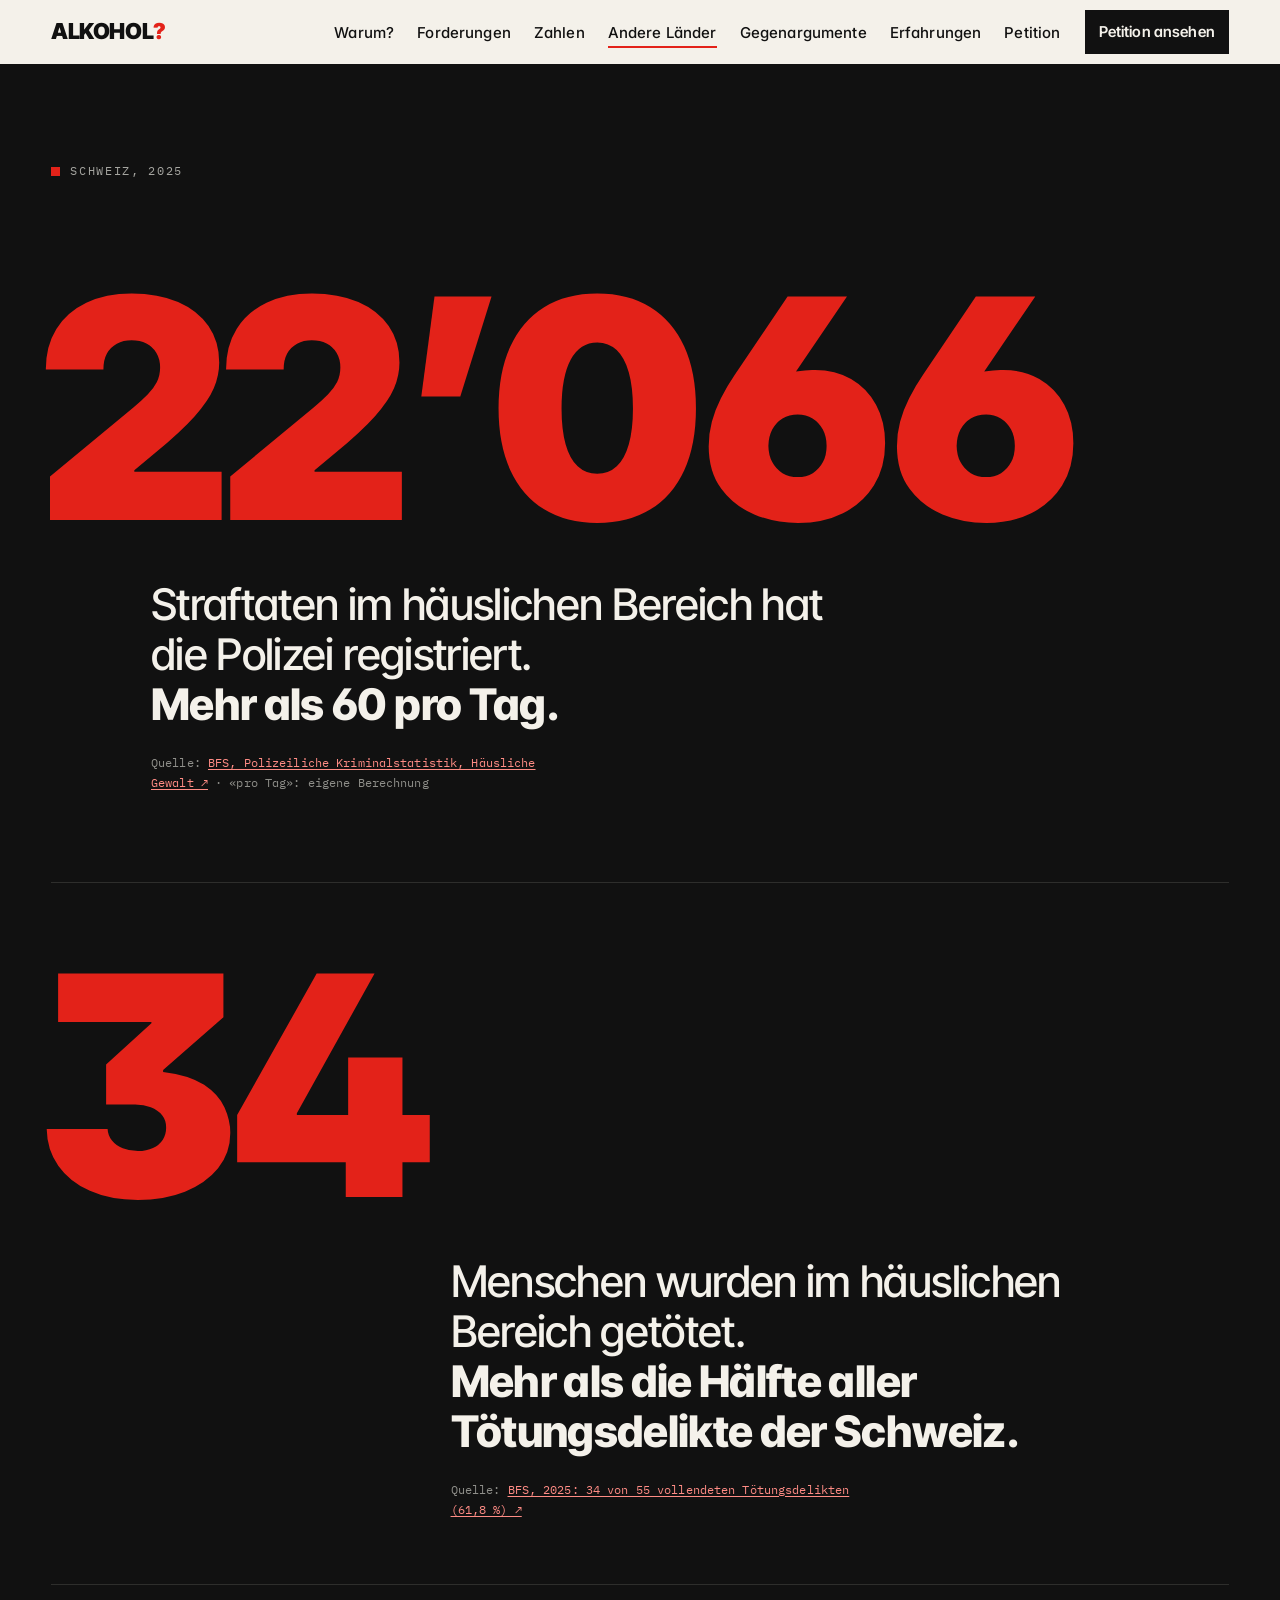
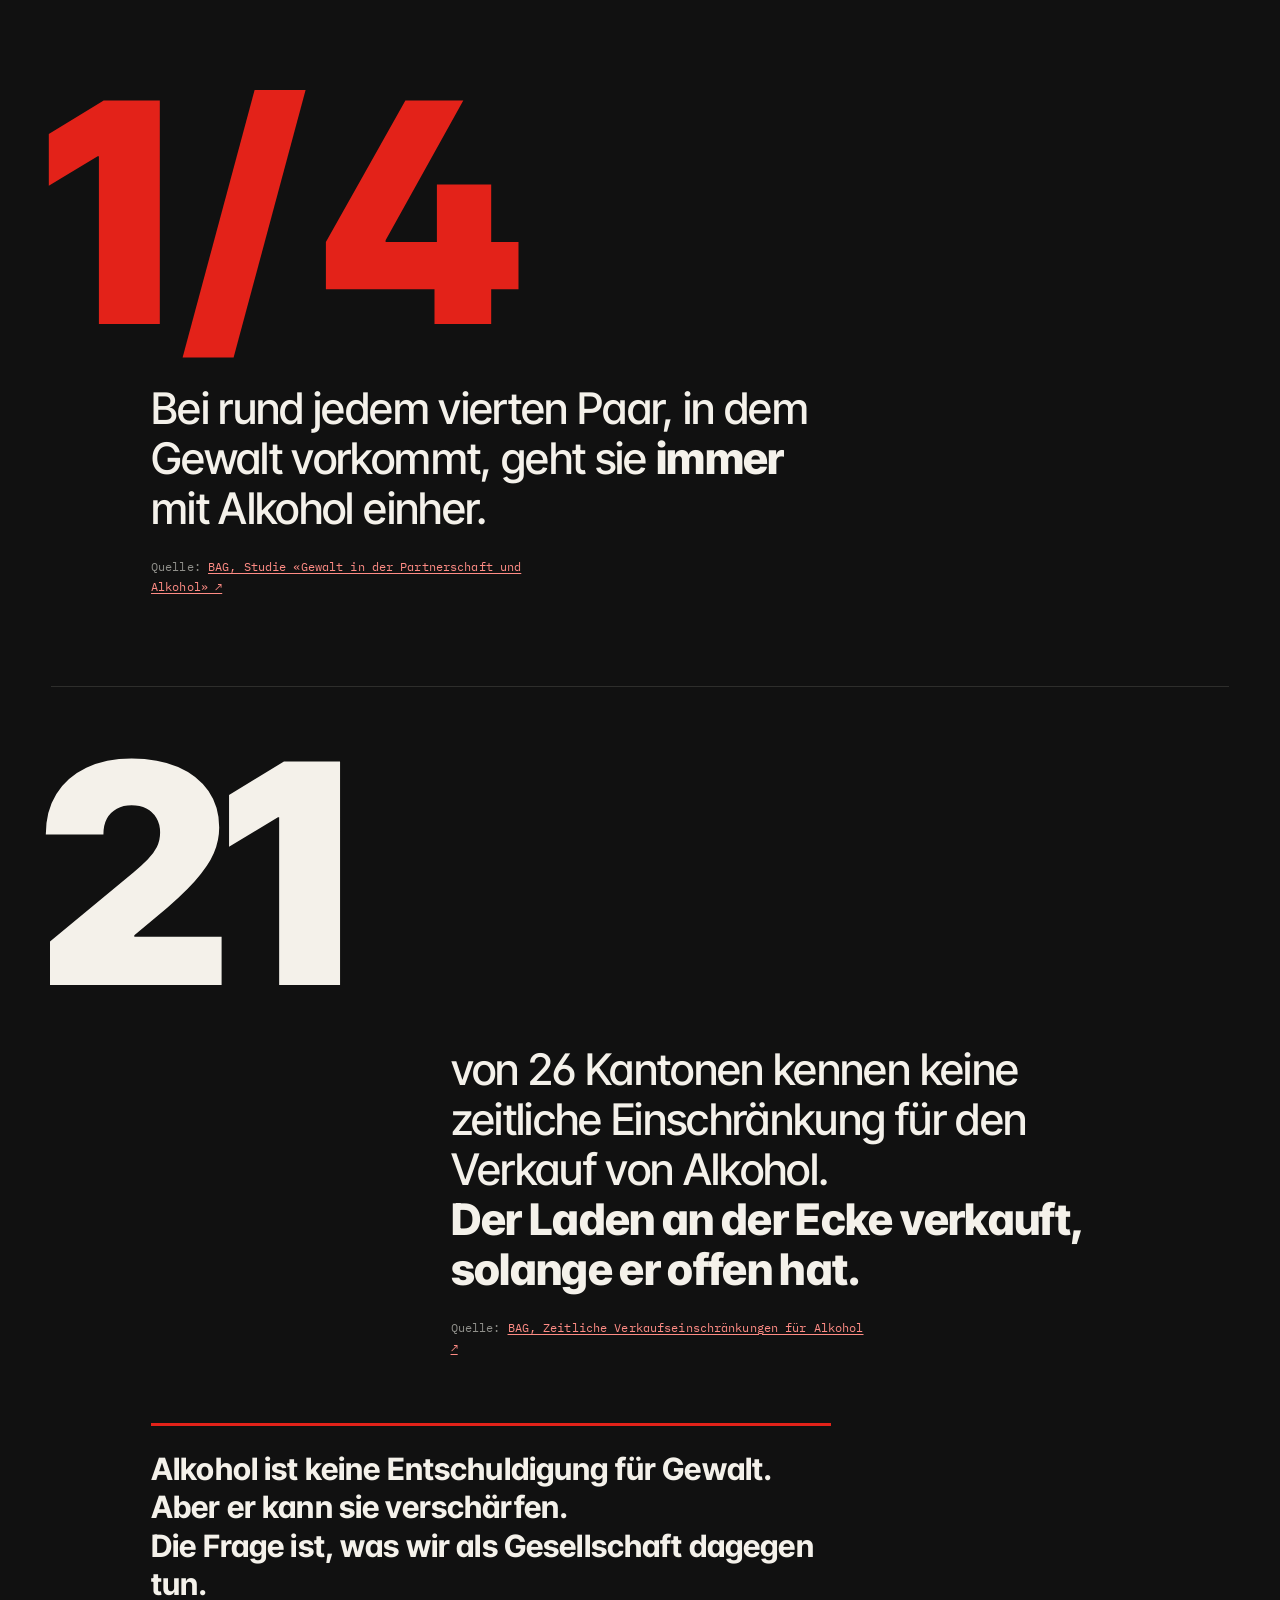
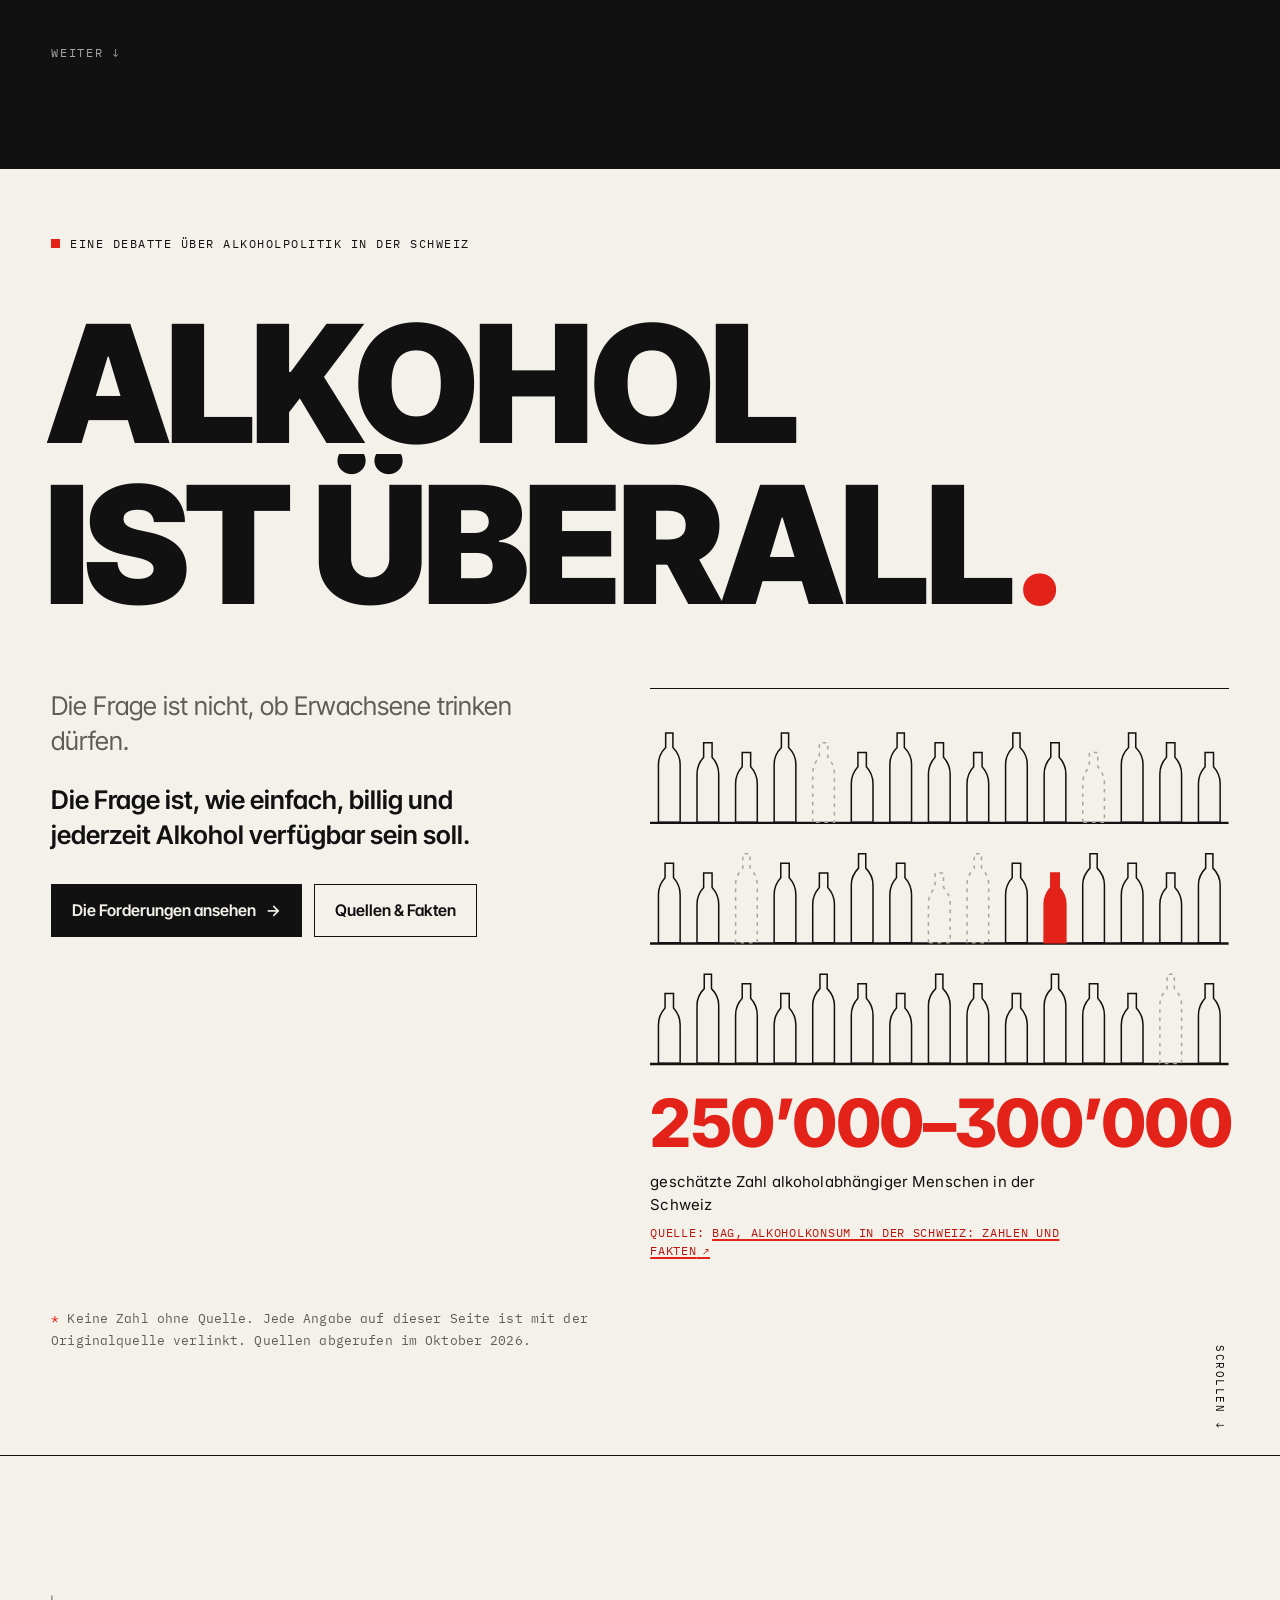
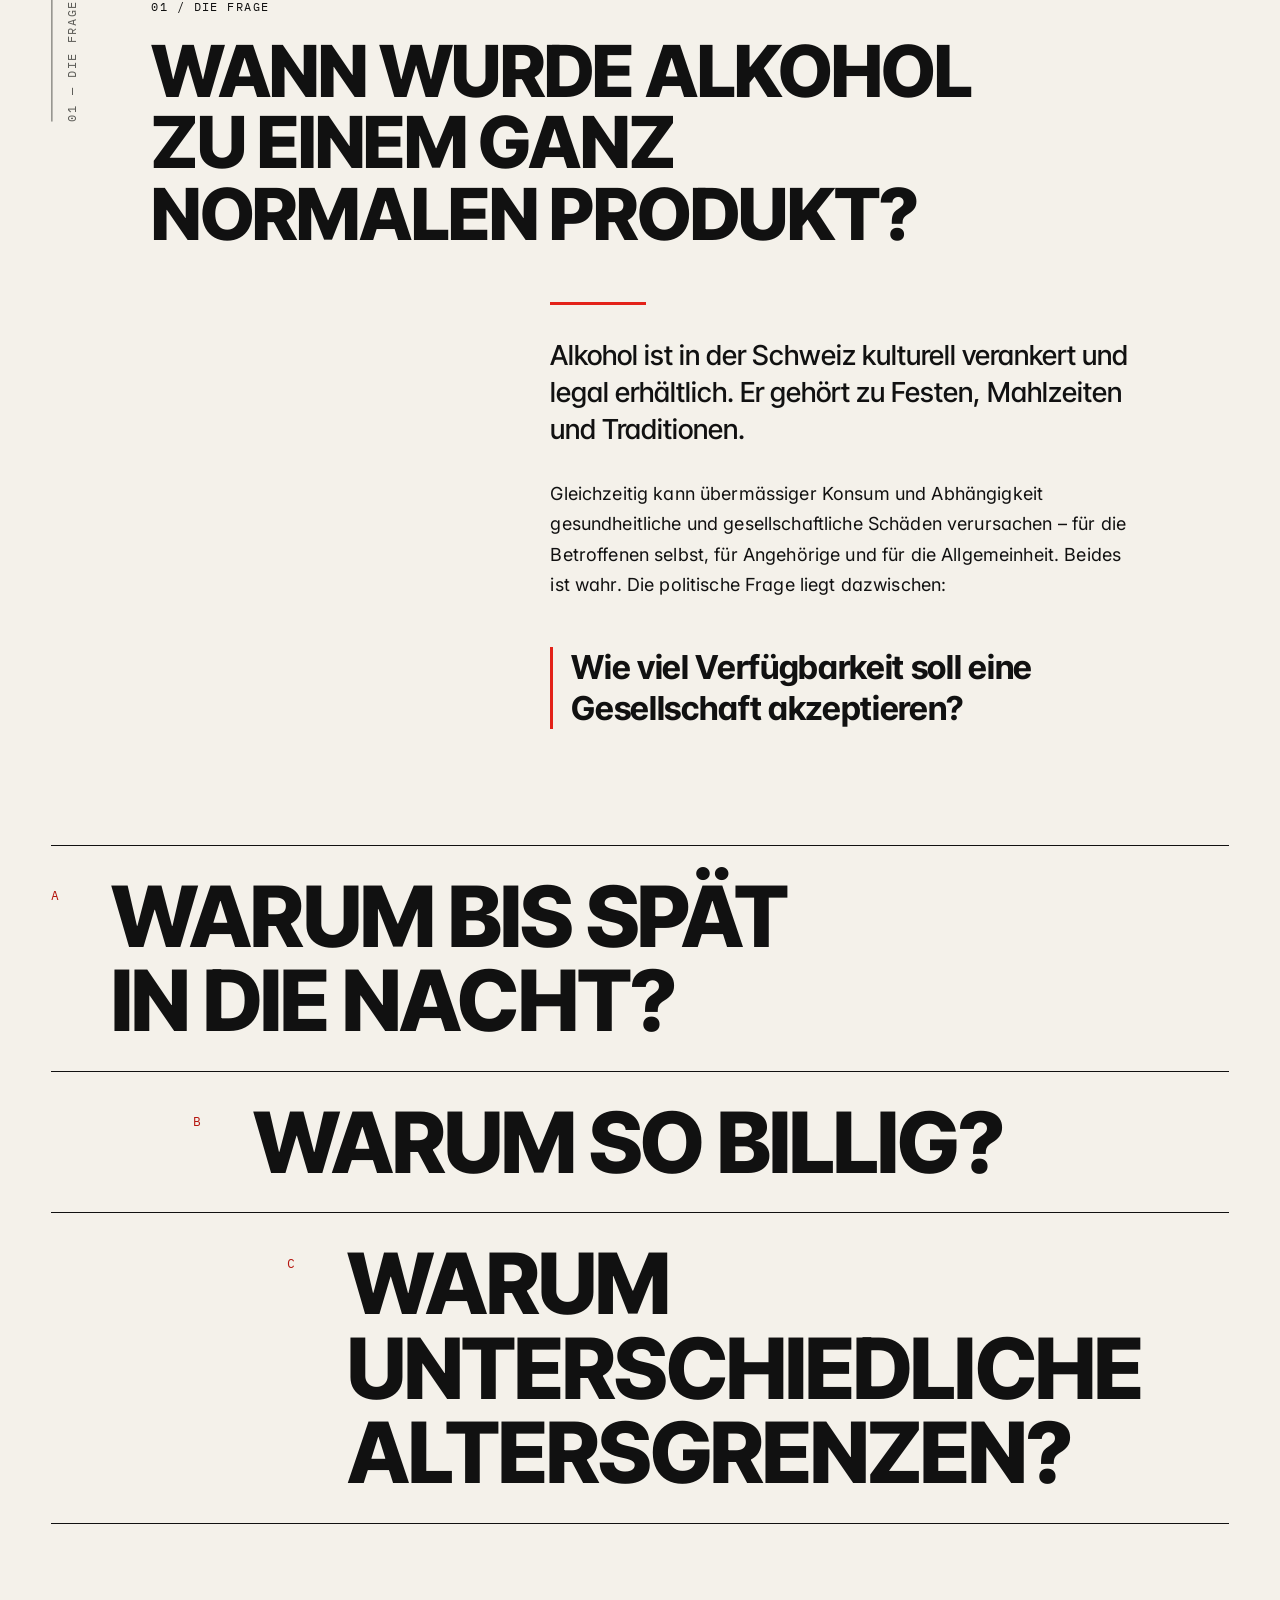
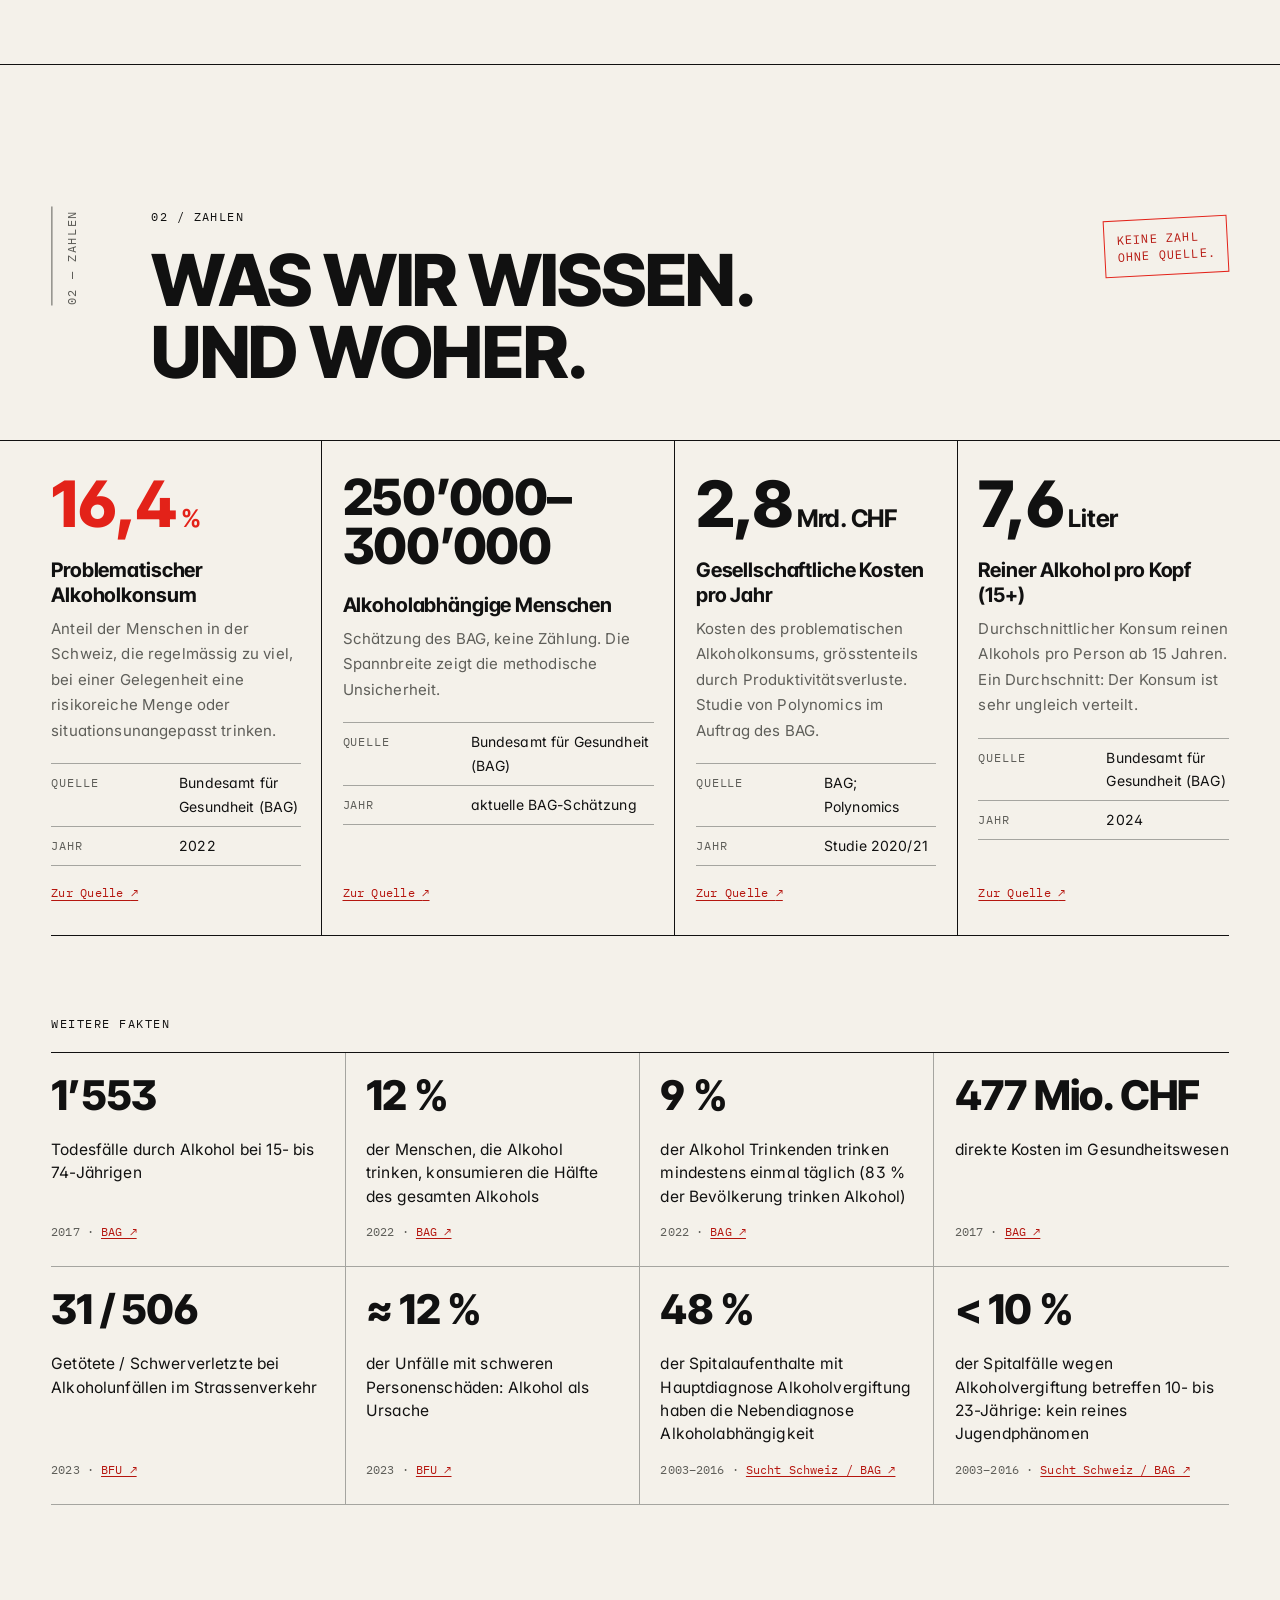
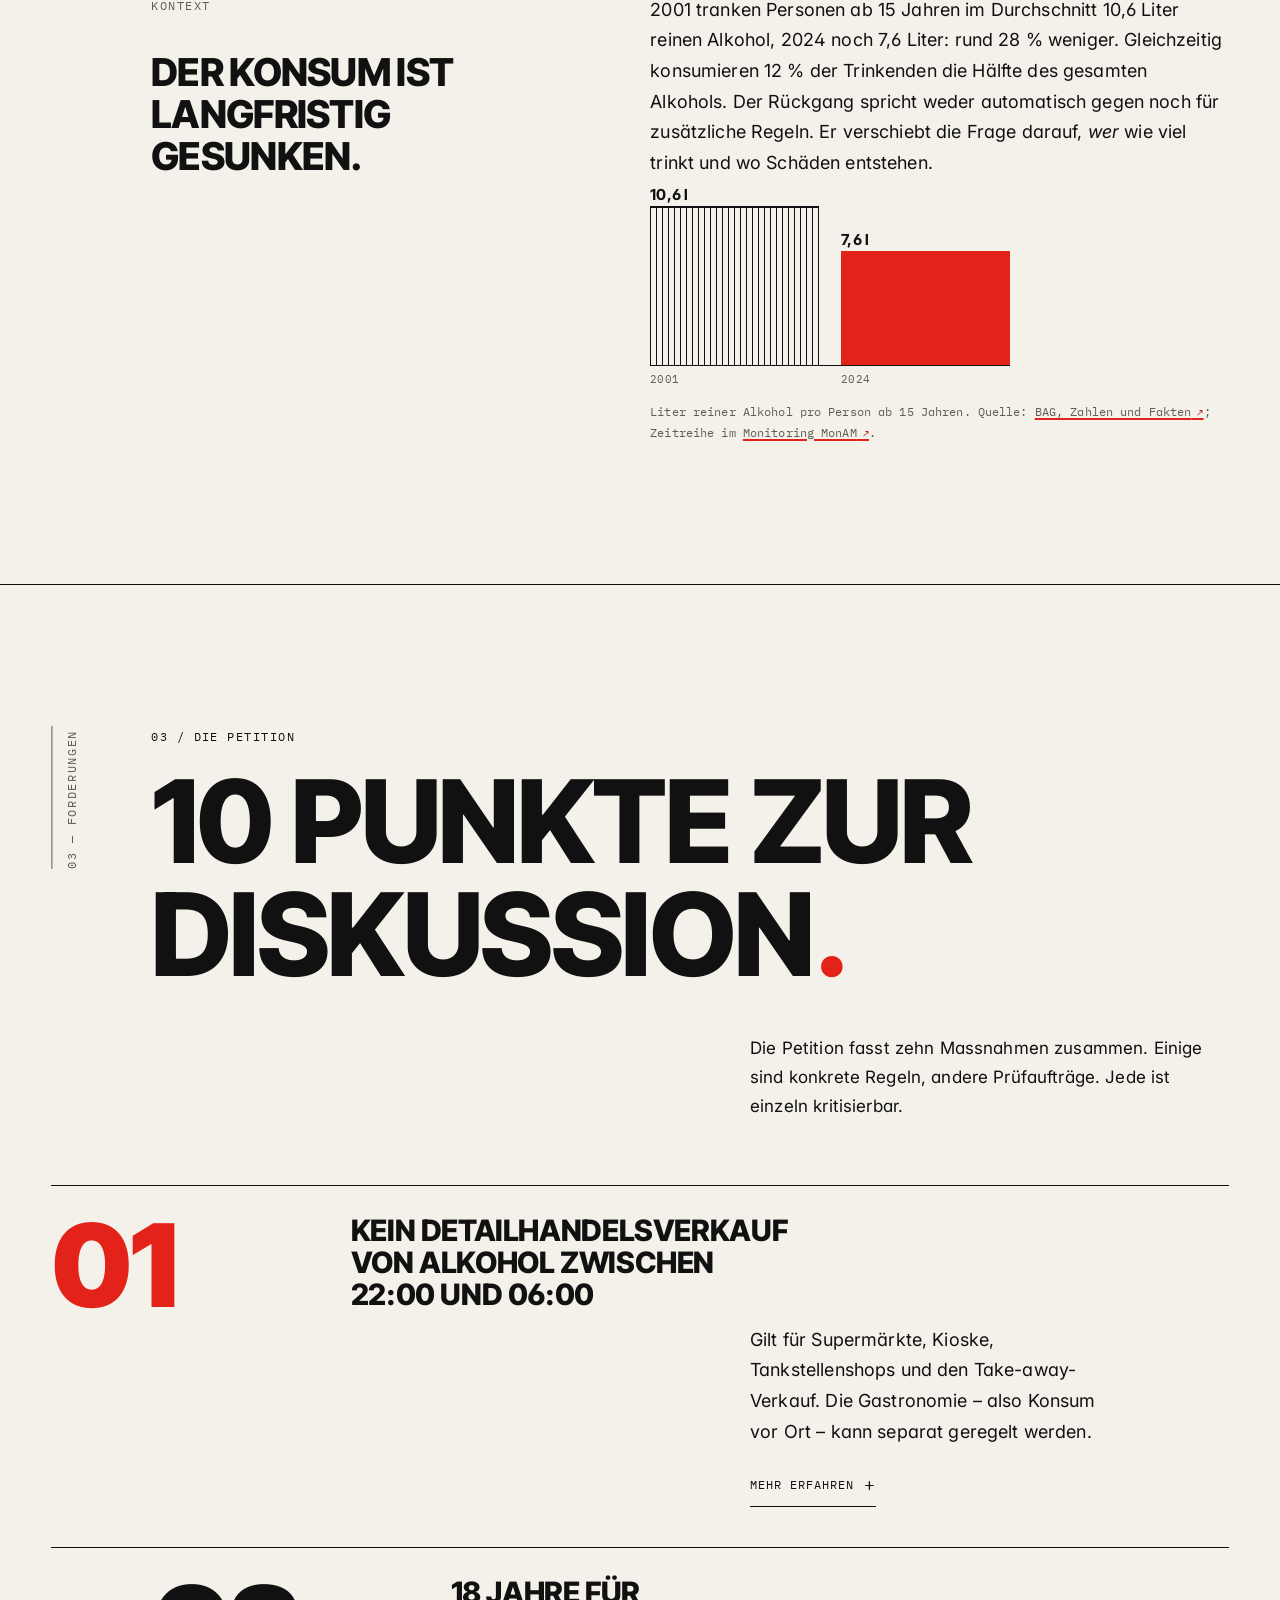
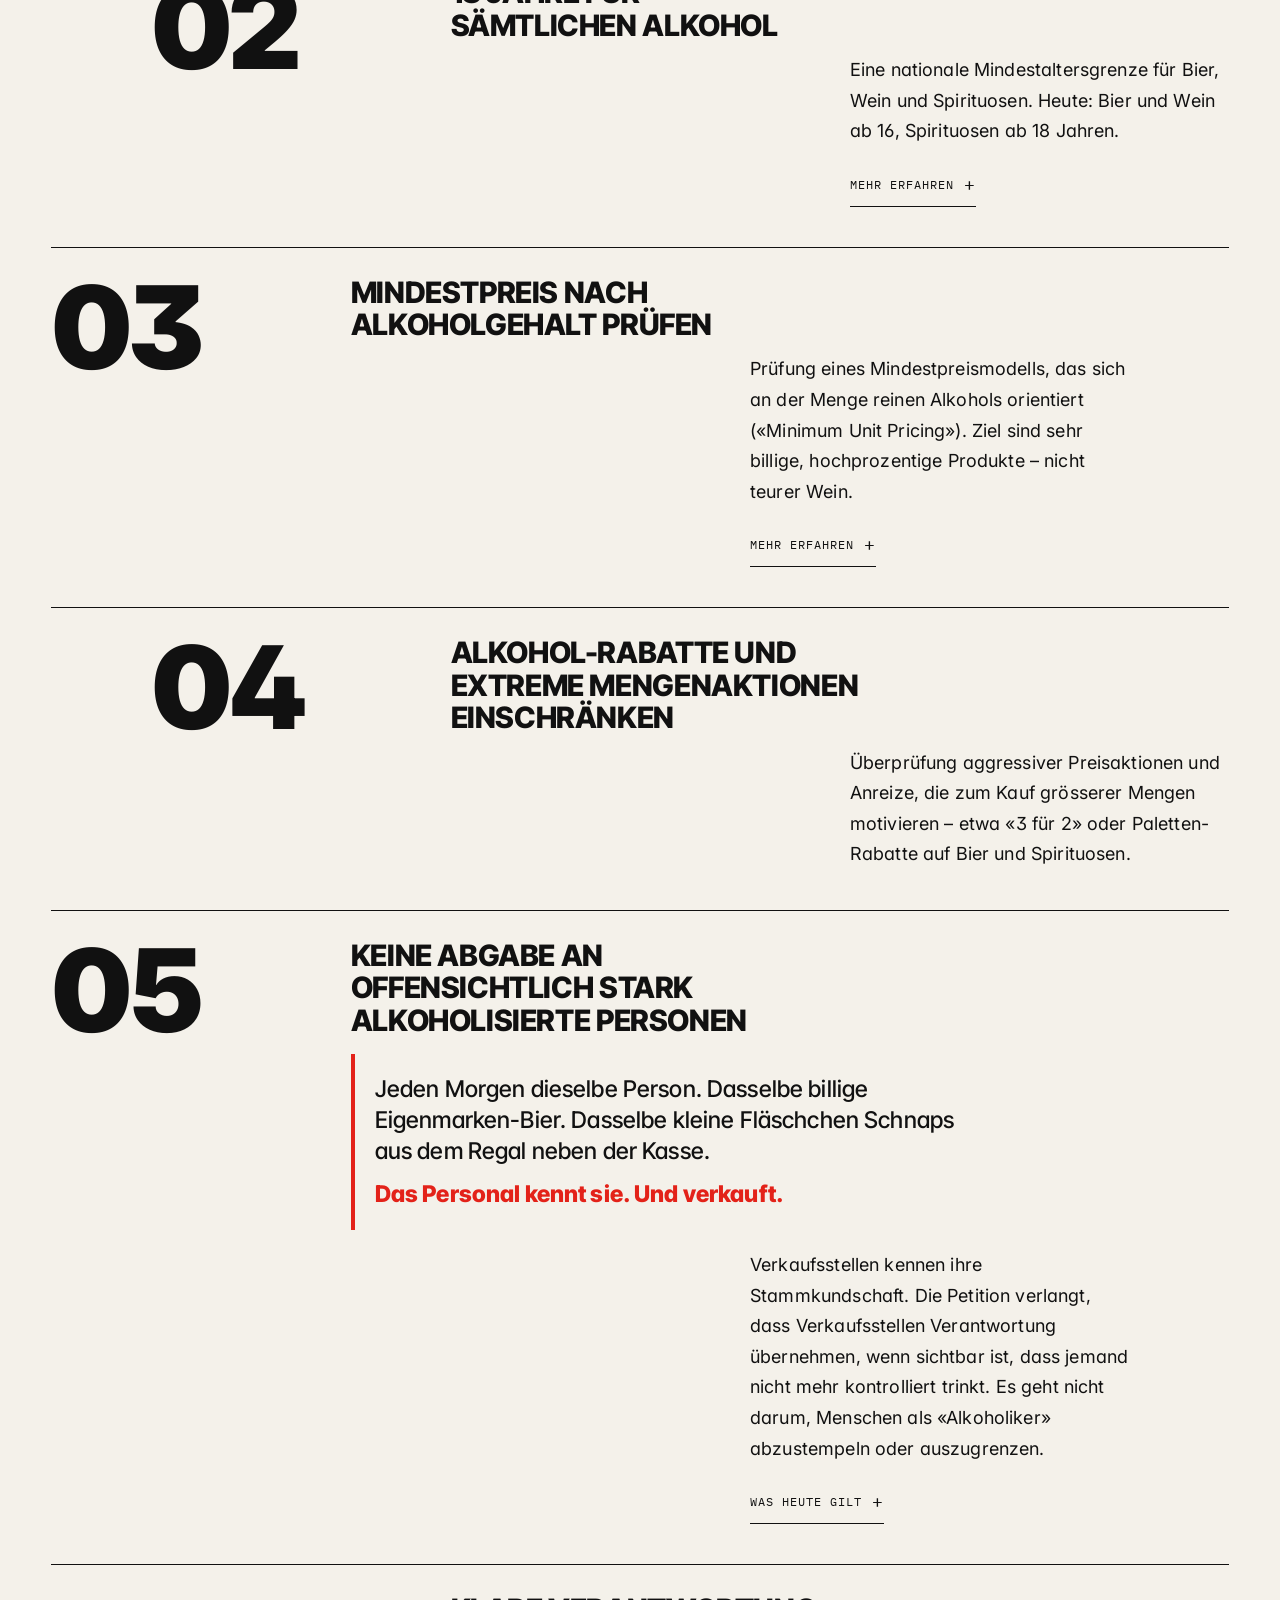
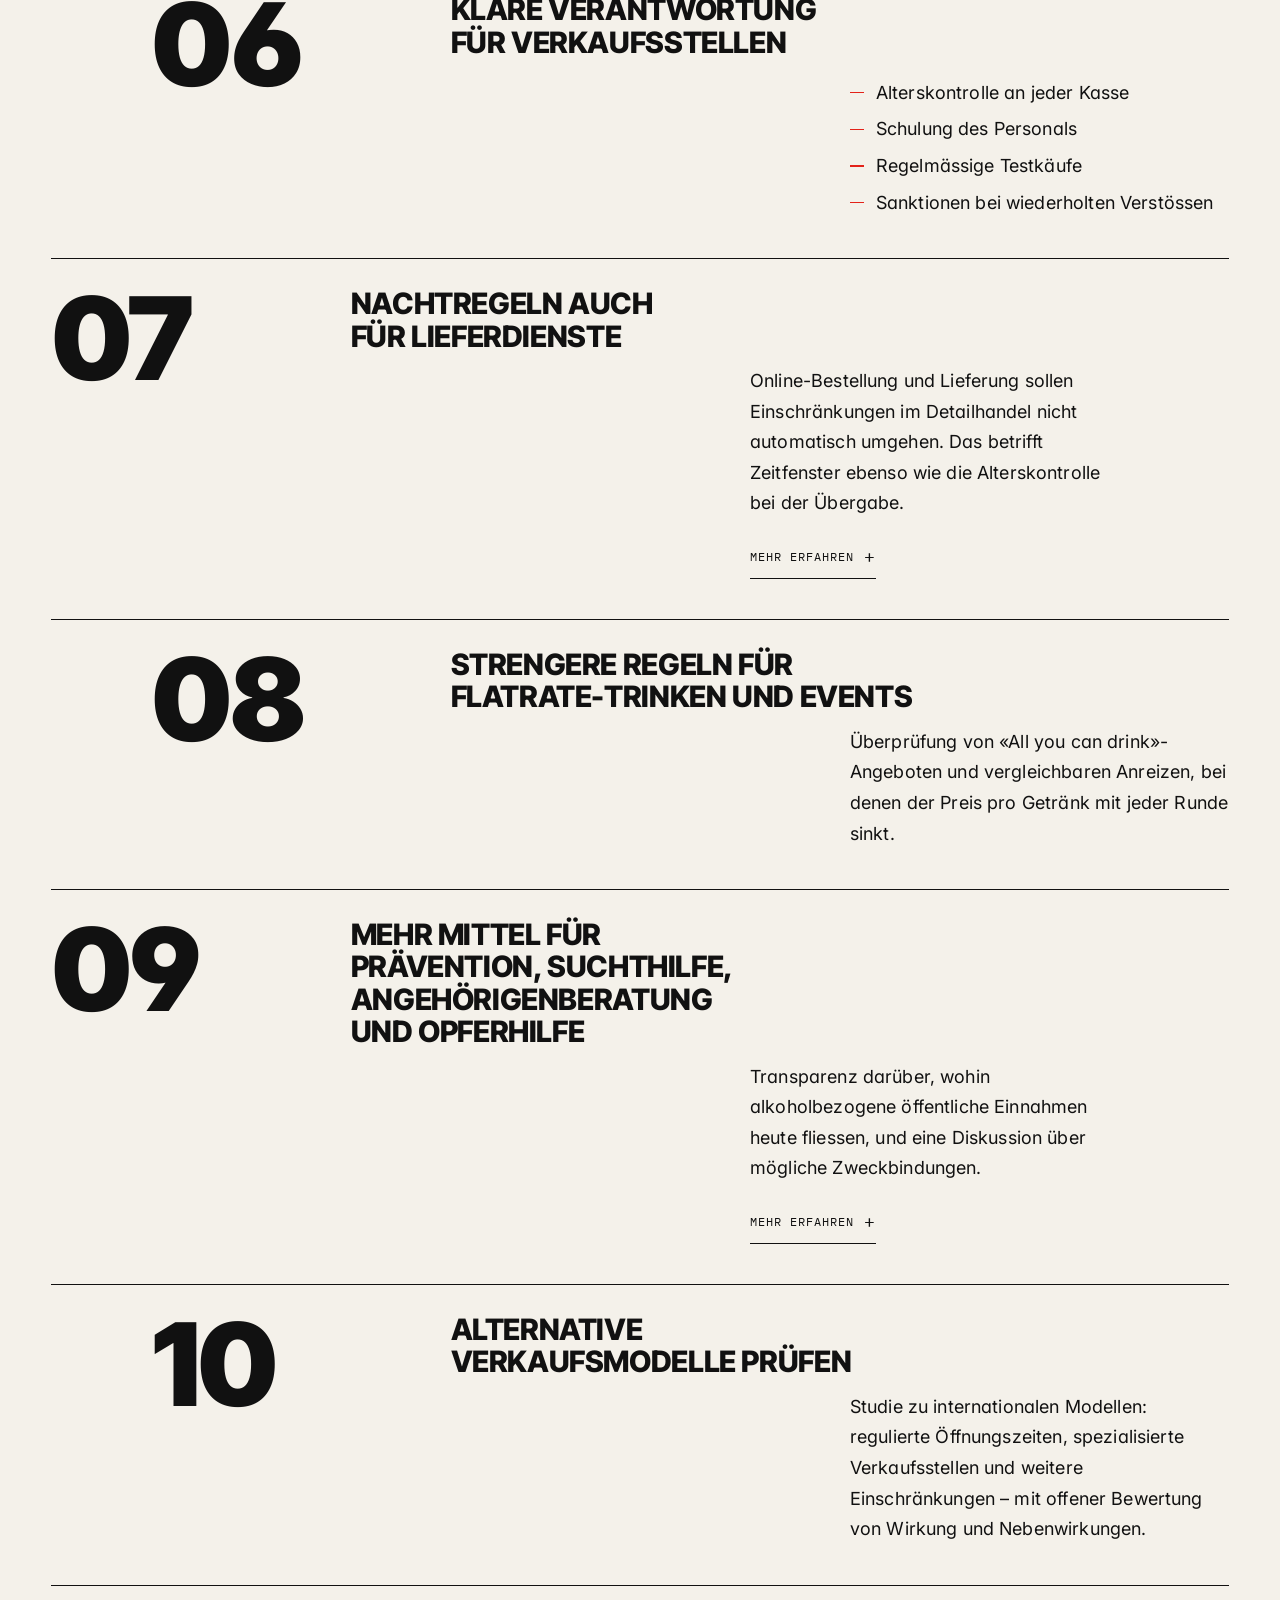
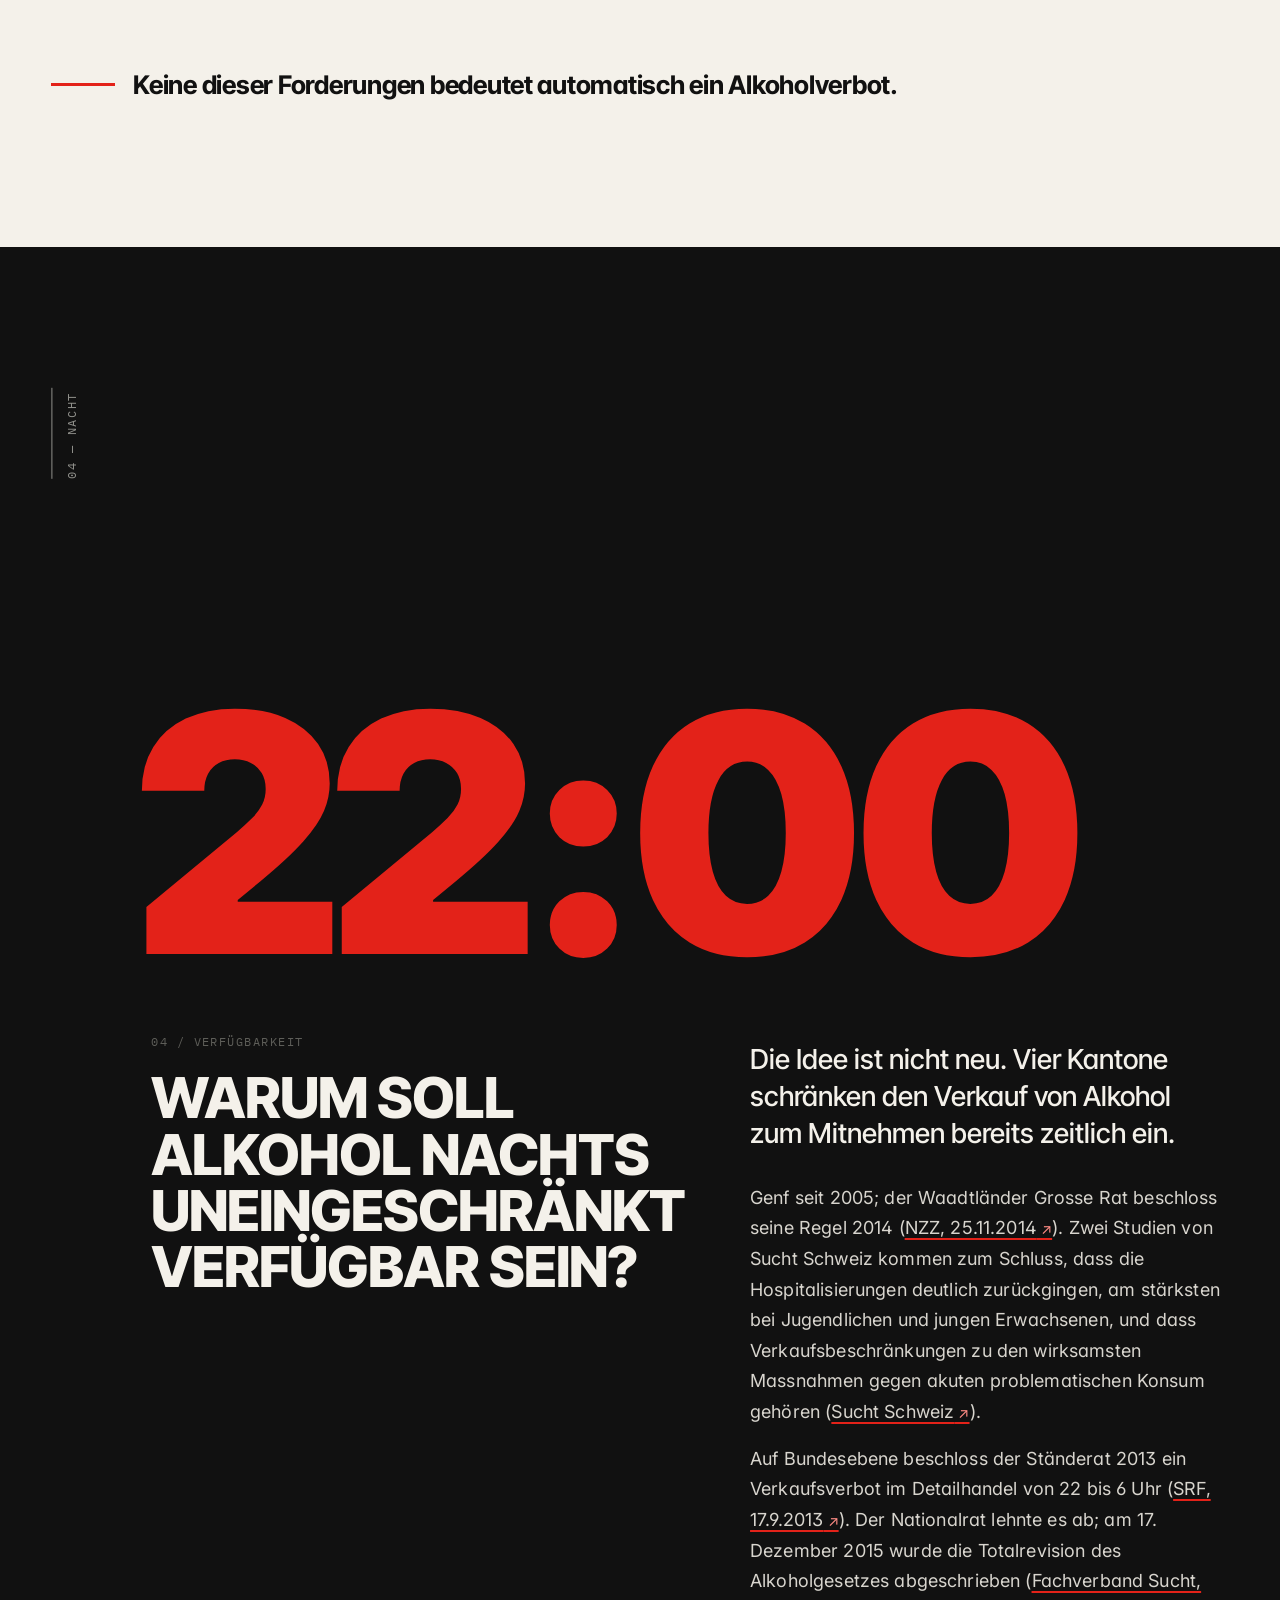
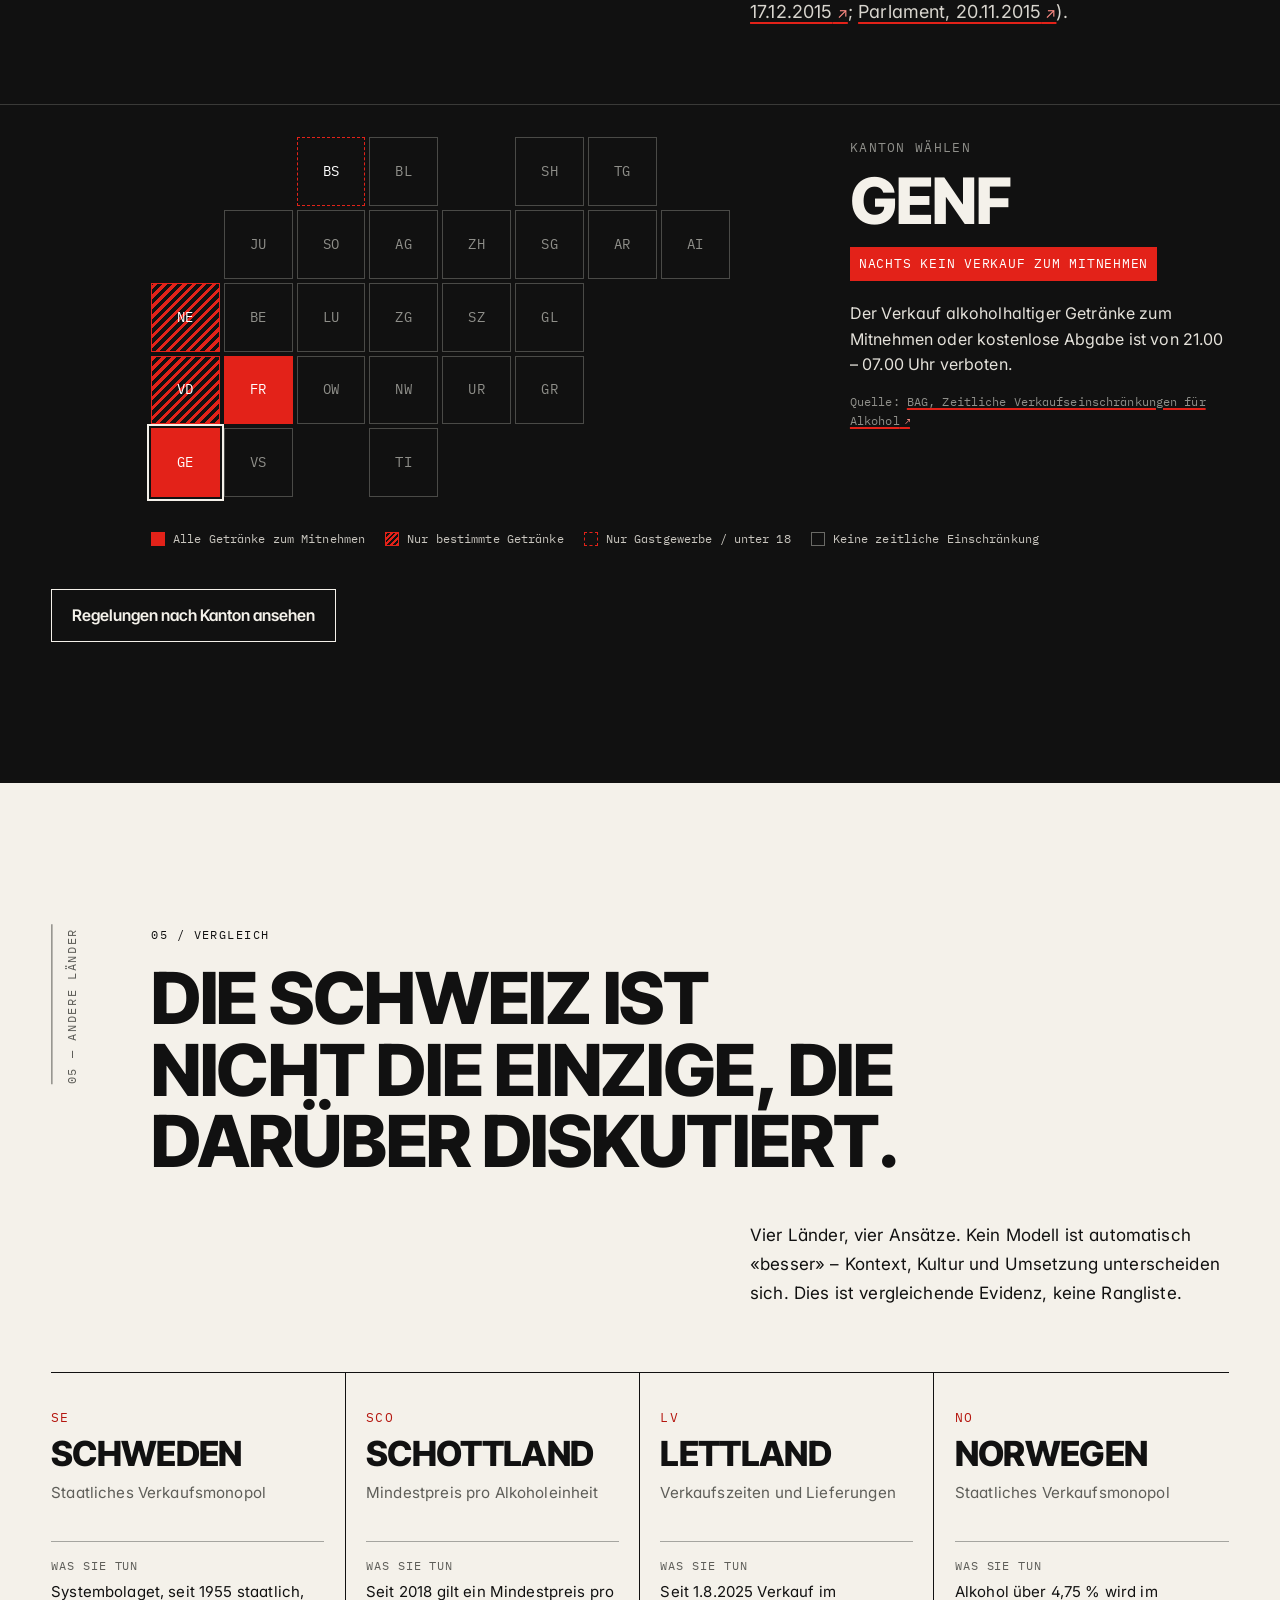
<file: index.html>
<!doctype html>
<html lang="de-CH">
<head>
  <meta charset="utf-8">
  <meta name="viewport" content="width=device-width, initial-scale=1">
  <title>Alkoholpolitik Schweiz – Petition und Fakten</title>
  <meta name="description" content="Informationen und Forderungen einer Petition zur Regulierung von Alkoholverkauf, Verfügbarkeit und Prävention in der Schweiz.">
  <meta name="theme-color" content="#F4F1EA">

  <!-- Open Graph / Social -->
  <meta property="og:type" content="website">
  <meta property="og:locale" content="de_CH">
  <meta property="og:title" content="Alkohol. Wie normal ist zu normal?">
  <meta property="og:description" content="Petition für strengere Regeln zu Verkauf, Verfügbarkeit und Prävention von Alkohol in der Schweiz. Forderungen, Quellen und Gegenargumente.">
  <!-- TODO: Absolute URL der produktiven Domain einsetzen (OG-Bilder müssen absolut sein). -->
  <meta property="og:url" content="https://example.ch/">
  <meta property="og:image" content="https://example.ch/assets/img/og-image.png">
  <meta property="og:image:width" content="1200">
  <meta property="og:image:height" content="630">
  <meta property="og:image:alt" content="Schriftzug: Alkohol ist überall.">
  <meta name="twitter:card" content="summary_large_image">
  <meta name="twitter:title" content="Alkohol. Wie normal ist zu normal?">
  <meta name="twitter:description" content="Forderungen, Quellen und Gegenargumente zur Alkoholpolitik in der Schweiz.">
  <meta name="twitter:image" content="https://example.ch/assets/img/og-image.png">

  <link rel="icon" href="assets/img/favicon.svg" type="image/svg+xml">
  <link rel="preconnect" href="https://fonts.googleapis.com">
  <link rel="preconnect" href="https://fonts.gstatic.com" crossorigin>
  <link href="https://fonts.googleapis.com/css2?family=Inter+Tight:wght@400;500;600;700;800;900&family=Inter:wght@400;500;600&family=IBM+Plex+Mono:wght@400;500&display=swap" rel="stylesheet">
  <link rel="stylesheet" href="assets/css/style.css">
</head>
<body>
<a class="skip" href="#main">Zum Inhalt springen</a>

<!-- ============ NAVIGATION ============ -->
<header class="nav" id="top">
  <div class="nav__inner">
    <a class="nav__mark" href="#top" aria-label="ALKOHOL? – zum Seitenanfang">ALKOHOL<span class="red">?</span></a>
    <nav class="nav__links" aria-label="Hauptnavigation">
      <ul>
        <li><a href="#warum">Warum?</a></li>
        <li><a href="#forderungen">Forderungen</a></li>
        <li><a href="#zahlen">Zahlen</a></li>
        <li><a href="#laender">Andere Länder</a></li>
        <li><a href="#gegenargumente">Gegenargumente</a></li>
        <li><a href="erfahrungen.html">Erfahrungen</a></li>
        <li><a href="#petition">Petition</a></li>
      </ul>
    </nav>
    <a class="nav__cta" href="#petitionstext">Petition ansehen</a>
    <button class="nav__burger" type="button" aria-expanded="false" aria-controls="mobile-menu" aria-label="Menü öffnen">
      <span></span><span></span>
    </button>
  </div>
  <div class="nav__progress" aria-hidden="true"><span></span></div>
  <nav class="mobile-menu" id="mobile-menu" aria-label="Mobile Navigation" hidden>
    <ol>
      <li><a href="#warum"><span>01</span>Warum?</a></li>
      <li><a href="#forderungen"><span>02</span>Forderungen</a></li>
      <li><a href="#zahlen"><span>03</span>Zahlen</a></li>
      <li><a href="#laender"><span>04</span>Andere Länder</a></li>
      <li><a href="#gegenargumente"><span>05</span>Gegenargumente</a></li>
      <li><a href="erfahrungen.html"><span>06</span>Erfahrungen</a></li>
      <li><a href="#petition"><span>07</span>Petition</a></li>
    </ol>
    <a class="btn btn--solid" href="#petitionstext">Petition ansehen</a>
  </nav>
</header>

<main id="main">

<!-- ============ PROLOG ============ -->
<section class="prolog" aria-label="Einstieg: Gewalt im häuslichen Bereich">
  <div class="wrap">
    <p class="prolog__kicker mono"><span class="dot" aria-hidden="true"></span>Schweiz, 2025</p>

    <div class="pro reveal">
      <p class="pro__num"><span data-count="22066">22’066</span></p>
      <p class="pro__txt">Straftaten im häuslichen Bereich hat die Polizei registriert.<br><strong>Mehr als 60 pro Tag.</strong></p>
      <p class="pro__src mono">Quelle: <a href="https://www.bfs.admin.ch/bfs/de/home/statistiken/kriminalitaet-strafrecht/polizei/haeusliche-gewalt.html" target="_blank" rel="noopener">BFS, Polizeiliche Kriminalstatistik, Häusliche Gewalt ↗</a> · «pro Tag»: eigene Berechnung</p>
    </div>

    <div class="pro reveal">
      <p class="pro__num"><span data-count="34">34</span></p>
      <p class="pro__txt">Menschen wurden im häuslichen Bereich getötet.<br><strong>Mehr als die Hälfte aller Tötungsdelikte der Schweiz.</strong></p>
      <p class="pro__src mono">Quelle: <a href="https://www.bfs.admin.ch/bfs/de/home/statistiken/kriminalitaet-strafrecht/polizei/haeusliche-gewalt.html" target="_blank" rel="noopener">BFS, 2025: 34 von 55 vollendeten Tötungsdelikten (61,8 %) ↗</a></p>
    </div>

    <div class="pro reveal">
      <p class="pro__num">1&thinsp;/&thinsp;4</p>
      <p class="pro__txt">Bei rund jedem vierten Paar, in dem Gewalt vorkommt, geht sie <strong>immer</strong> mit Alkohol einher.</p>
      <p class="pro__src mono">Quelle: <a href="https://www.bag.admin.ch/de/alkohol-und-gewalt" target="_blank" rel="noopener">BAG, Studie «Gewalt in der Partnerschaft und Alkohol» ↗</a></p>
    </div>

    <div class="pro pro--last reveal">
      <p class="pro__num pro__num--ink">21</p>
      <p class="pro__txt">von 26 Kantonen kennen keine zeitliche Einschränkung für den Verkauf von Alkohol.<br><strong>Der Laden an der Ecke verkauft, solange er offen hat.</strong></p>
      <p class="pro__src mono">Quelle: <a href="https://www.bag.admin.ch/de/zeitliche-verkaufseinschraenkungen-fuer-alkohol" target="_blank" rel="noopener">BAG, Zeitliche Verkaufseinschränkungen für Alkohol ↗</a></p>
    </div>

    <p class="prolog__note">Alkohol ist keine Entschuldigung für Gewalt. Aber er kann sie verschärfen.<br>Die Frage ist, was wir als Gesellschaft dagegen tun.</p>
    <a class="prolog__next mono" href="#hero-title">Weiter <span aria-hidden="true">↓</span></a>
  </div>
</section>

<!-- ============ HERO ============ -->
<section class="hero" aria-labelledby="hero-title">
  <div class="wrap grid">
    <p class="eyebrow hero__eyebrow"><span class="dot" aria-hidden="true"></span>Eine Debatte über Alkoholpolitik in der Schweiz</p>

    <h1 class="hero__title" id="hero-title">
      <span class="line"><span>Alkohol</span></span>
      <span class="line"><span>ist überall<span class="red">.</span></span></span>
    </h1>

    <div class="hero__lede">
      <p>Die Frage ist nicht, ob Erwachsene trinken dürfen.</p>
      <p><strong>Die Frage ist, wie einfach, billig und jederzeit Alkohol verfügbar sein soll.</strong></p>
      <div class="hero__ctas">
        <a class="btn btn--solid" href="#forderungen">Die Forderungen ansehen <span aria-hidden="true">→</span></a>
        <a class="btn btn--line" href="#quellen">Quellen &amp; Fakten</a>
      </div>
    </div>

    <figure class="hero__figure" aria-label="Kennzahl mit Quellenhinweis">
      <!-- Abstrakte Komposition: Regal mit Flaschen-Silhouetten, eine fehlt / ist rot -->
      <svg class="shelf" viewBox="0 0 480 300" role="img" aria-label="Abstrakte Darstellung eines Ladenregals voller Flaschen">
        <g class="shelf__rows" fill="none" stroke="currentColor" stroke-width="1.25"></g>
      </svg>
      <div class="hero__stat">
        <p class="hero__num" aria-hidden="true"><span data-count="250000">250’000</span>–<span data-count="300000">300’000</span></p>
        <span class="sr-only">250’000 bis 300’000</span>
        <figcaption>
          geschätzte Zahl alkoholabhängiger Menschen in der Schweiz
          <span class="verify">Quelle: <a class="cite" href="https://www.bag.admin.ch/de/alkoholkonsum-in-der-schweiz-zahlen-und-fakten" target="_blank" rel="noopener">BAG, Alkoholkonsum in der Schweiz: Zahlen und Fakten</a></span>
        </figcaption>
      </div>
    </figure>

    <p class="hero__note mono"><span class="red">*</span> Keine Zahl ohne Quelle. Jede Angabe auf dieser Seite ist mit der Originalquelle verlinkt. Quellen abgerufen im Oktober 2026.</p>
  </div>
  <a class="hero__scroll mono" href="#warum">Scrollen <span aria-hidden="true">↓</span></a>
</section>

<!-- ============ 01 — DIE FRAGE ============ -->
<section class="section" id="warum" aria-labelledby="warum-title">
  <div class="wrap grid">
    <p class="vlabel" aria-hidden="true">01 — Die Frage</p>
    <div class="section__head">
      <p class="eyebrow">01 / Die Frage</p>
      <h2 class="h-xl reveal" id="warum-title">Wann wurde Alkohol zu einem ganz normalen Produkt?</h2>
    </div>
    <hr class="rule rule--red" aria-hidden="true">
    <div class="question__text">
      <p class="lead">Alkohol ist in der Schweiz kulturell verankert und legal erhältlich. Er gehört zu Festen, Mahlzeiten und Traditionen.</p>
      <p>Gleichzeitig kann übermässiger Konsum und Abhängigkeit gesundheitliche und gesellschaftliche Schäden verursachen – für die Betroffenen selbst, für Angehörige und für die Allgemeinheit. Beides ist wahr. Die politische Frage liegt dazwischen:</p>
      <p class="pullquote">Wie viel Verfügbarkeit soll eine Gesellschaft akzeptieren?</p>
    </div>
  </div>

  <ol class="questions wrap" aria-label="Offene Fragen">
    <li class="reveal"><span class="questions__n mono">A</span><span class="questions__q">Warum bis spät in die Nacht?</span></li>
    <li class="reveal"><span class="questions__n mono">B</span><span class="questions__q">Warum so billig?</span></li>
    <li class="reveal"><span class="questions__n mono">C</span><span class="questions__q">Warum unter&shy;schiedliche Alters&shy;grenzen?</span></li>
  </ol>
</section>

<!-- ============ 02 — ZAHLEN ============ -->
<section class="section section--rule" id="zahlen" aria-labelledby="zahlen-title">
  <div class="wrap grid">
    <p class="vlabel" aria-hidden="true">02 — Zahlen</p>
    <div class="section__head">
      <p class="eyebrow">02 / Zahlen</p>
      <h2 class="h-xl reveal" id="zahlen-title">Was wir wissen.<br>Und woher.</h2>
    </div>
    <p class="stamp mono" aria-label="Grundsatz">Keine Zahl<br>ohne Quelle.</p>
  </div>

  <div class="wrap stats">
    <article class="stat reveal">
      <p class="stat__num"><span data-count="16.4" data-decimals="1">16,4</span><small> %</small></p>
      <h3 class="stat__label">Problematischer Alkoholkonsum</h3>
      <p class="stat__desc">Anteil der Menschen in der Schweiz, die regelmässig zu viel, bei einer Gelegenheit eine risikoreiche Menge oder situationsunangepasst trinken.</p>
      <dl class="meta">
        <div><dt>Quelle</dt><dd>Bundesamt für Gesundheit (BAG)</dd></div>
        <div><dt>Jahr</dt><dd>2022</dd></div>
      </dl>
      <a class="srclink" href="https://www.bag.admin.ch/de/alkoholkonsum-in-der-schweiz-zahlen-und-fakten" target="_blank" rel="noopener">Zur Quelle <span aria-hidden="true">↗</span></a>
    </article>

    <article class="stat reveal">
      <p class="stat__num"><span data-count="250000">250’000</span>–<wbr><span data-count="300000">300’000</span></p>
      <h3 class="stat__label">Alkoholabhängige Menschen</h3>
      <p class="stat__desc">Schätzung des BAG, keine Zählung. Die Spannbreite zeigt die methodische Unsicherheit.</p>
      <dl class="meta">
        <div><dt>Quelle</dt><dd>Bundesamt für Gesundheit (BAG)</dd></div>
        <div><dt>Jahr</dt><dd>aktuelle BAG-Schätzung</dd></div>
      </dl>
      <a class="srclink" href="https://www.bag.admin.ch/de/alkoholkonsum-in-der-schweiz-zahlen-und-fakten" target="_blank" rel="noopener">Zur Quelle <span aria-hidden="true">↗</span></a>
    </article>

    <article class="stat reveal">
      <p class="stat__num"><span data-count="2.8" data-decimals="1">2,8</span><small> Mrd. CHF</small></p>
      <h3 class="stat__label">Gesellschaftliche Kosten pro Jahr</h3>
      <p class="stat__desc">Kosten des problematischen Alkoholkonsums, grösstenteils durch Produktivitätsverluste. Studie von Polynomics im Auftrag des BAG.</p>
      <dl class="meta">
        <div><dt>Quelle</dt><dd>BAG; Polynomics</dd></div>
        <div><dt>Jahr</dt><dd>Studie 2020/21</dd></div>
      </dl>
      <a class="srclink" href="https://www.bag.admin.ch/de/soziale-folgen-von-problematischem-alkoholkonsum" target="_blank" rel="noopener">Zur Quelle <span aria-hidden="true">↗</span></a>
    </article>

    <article class="stat reveal">
      <p class="stat__num"><span data-count="7.6" data-decimals="1">7,6</span><small> Liter</small></p>
      <h3 class="stat__label">Reiner Alkohol pro Kopf (15+)</h3>
      <p class="stat__desc">Durchschnittlicher Konsum reinen Alkohols pro Person ab 15 Jahren. Ein Durchschnitt: Der Konsum ist sehr ungleich verteilt.</p>
      <dl class="meta">
        <div><dt>Quelle</dt><dd>Bundesamt für Gesundheit (BAG)</dd></div>
        <div><dt>Jahr</dt><dd>2024</dd></div>
      </dl>
      <a class="srclink" href="https://www.bag.admin.ch/de/alkoholkonsum-in-der-schweiz-zahlen-und-fakten" target="_blank" rel="noopener">Zur Quelle <span aria-hidden="true">↗</span></a>
    </article>

  </div>

  <div class="wrap facts-wrap">
    <p class="eyebrow">Weitere Fakten</p>
    <ul class="facts">
      <li class="fact reveal">
        <p class="fact__num">1’553</p>
        <p class="fact__txt">Todesfälle durch Alkohol bei 15- bis 74-Jährigen</p>
        <p class="fact__src mono">2017 · <a href="https://www.bag.admin.ch/de/alkoholkonsum-in-der-schweiz-zahlen-und-fakten" target="_blank" rel="noopener">BAG ↗</a></p>
      </li>
      <li class="fact reveal">
        <p class="fact__num">12 %</p>
        <p class="fact__txt">der Menschen, die Alkohol trinken, konsumieren die Hälfte des gesamten Alkohols</p>
        <p class="fact__src mono">2022 · <a href="https://www.bag.admin.ch/de/alkoholkonsum-in-der-schweiz-zahlen-und-fakten" target="_blank" rel="noopener">BAG ↗</a></p>
      </li>
      <li class="fact reveal">
        <p class="fact__num">9 %</p>
        <p class="fact__txt">der Alkohol Trinkenden trinken mindestens einmal täglich (83 % der Bevölkerung trinken Alkohol)</p>
        <p class="fact__src mono">2022 · <a href="https://www.bag.admin.ch/de/alkoholkonsum-in-der-schweiz-zahlen-und-fakten" target="_blank" rel="noopener">BAG ↗</a></p>
      </li>
      <li class="fact reveal">
        <p class="fact__num">477 Mio. CHF</p>
        <p class="fact__txt">direkte Kosten im Gesundheitswesen</p>
        <p class="fact__src mono">2017 · <a href="https://www.bag.admin.ch/de/alkoholkonsum-in-der-schweiz-zahlen-und-fakten" target="_blank" rel="noopener">BAG ↗</a></p>
      </li>
      <li class="fact reveal">
        <p class="fact__num">31 / 506</p>
        <p class="fact__txt">Getötete / Schwerverletzte bei Alkoholunfällen im Strassenverkehr</p>
        <p class="fact__src mono">2023 · <a href="https://www.bfu.ch/de/die-bfu/medien/alkohol-und-strassenverkehr" target="_blank" rel="noopener">BFU ↗</a></p>
      </li>
      <li class="fact reveal">
        <p class="fact__num">≈ 12 %</p>
        <p class="fact__txt">der Unfälle mit schweren Personenschäden: Alkohol als Ursache</p>
        <p class="fact__src mono">2023 · <a href="https://www.bfu.ch/de/die-bfu/medien/alkohol-und-strassenverkehr" target="_blank" rel="noopener">BFU ↗</a></p>
      </li>
      <li class="fact reveal">
        <p class="fact__num">48 %</p>
        <p class="fact__txt">der Spitalaufenthalte mit Hauptdiagnose Alkoholvergiftung haben die Nebendiagnose Alkoholabhängigkeit</p>
        <p class="fact__src mono">2003–2016 · <a href="https://www.bag.admin.ch/dam/de/sd-web/rtEJ5cuvddYk/forschungsbericht-hospitalisierungen-alkoholintoxikation.pdf" target="_blank" rel="noopener">Sucht Schweiz / BAG ↗</a></p>
      </li>
      <li class="fact reveal">
        <p class="fact__num">< 10 %</p>
        <p class="fact__txt">der Spitalfälle wegen Alkoholvergiftung betreffen 10- bis 23-Jährige: kein reines Jugendphänomen</p>
        <p class="fact__src mono">2003–2016 · <a href="https://www.bag.admin.ch/dam/de/sd-web/rtEJ5cuvddYk/forschungsbericht-hospitalisierungen-alkoholintoxikation.pdf" target="_blank" rel="noopener">Sucht Schweiz / BAG ↗</a></p>
      </li>
    </ul>
  </div>

  <!-- Kontext: rückläufiger Konsum — bewusst nicht versteckt -->
  <div class="wrap context reveal">
    <div class="context__label">
      <p class="eyebrow eyebrow--grey">Kontext</p>
      <p class="context__title">Der Konsum ist langfristig gesunken.</p>
    </div>
    <div class="context__body">
      <p>2001 tranken Personen ab 15 Jahren im Durchschnitt 10,6 Liter reinen Alkohol, 2024 noch 7,6 Liter: rund 28 % weniger. Gleichzeitig konsumieren 12 % der Trinkenden die Hälfte des gesamten Alkohols. Der Rückgang spricht weder automatisch gegen noch für zusätzliche Regeln. Er verschiebt die Frage darauf, <em>wer</em> wie viel trinkt und wo Schäden entstehen.</p>
      <figure class="trend" aria-labelledby="trend-cap">
        <div class="trend__bars" role="img" aria-label="Pro-Kopf-Konsum reiner Alkohol: 2001 10,6 Liter, 2024 7,6 Liter.">
          <span style="--h:100%"><b>10,6 l</b><i>2001</i></span>
          <span class="is-now" style="--h:71.7%"><b>7,6 l</b><i>2024</i></span>
        </div>
        <figcaption id="trend-cap" class="mono">Liter reiner Alkohol pro Person ab 15 Jahren. Quelle: <a class="cite" href="https://www.bag.admin.ch/de/alkoholkonsum-in-der-schweiz-zahlen-und-fakten" target="_blank" rel="noopener">BAG, Zahlen und Fakten</a>; Zeitreihe im <a class="cite" href="https://ind.obsan.admin.ch/monam/topic/1ALK" target="_blank" rel="noopener">Monitoring MonAM</a>.</figcaption>
      </figure>
    </div>
  </div>
</section>

<!-- ============ 03 — FORDERUNGEN ============ -->
<section class="section section--rule" id="forderungen" aria-labelledby="forderungen-title">
  <div class="wrap grid">
    <p class="vlabel" aria-hidden="true">03 — Forderungen</p>
    <div class="section__head">
      <p class="eyebrow">03 / Die Petition</p>
      <h2 class="h-xxl reveal" id="forderungen-title">10 Punkte zur Diskussion<span class="red">.</span></h2>
    </div>
    <p class="section__intro">Die Petition fasst zehn Massnahmen zusammen. Einige sind konkrete Regeln, andere Prüfaufträge. Jede ist einzeln kritisierbar.</p>
  </div>

  <ol class="demands wrap">
    <li class="demand">
      <span class="demand__n" aria-hidden="true">01</span>
      <div class="demand__body">
        <h3 class="demand__title">Kein Detailhandelsverkauf von Alkohol zwischen 22:00 und 06:00</h3>
        <p>Gilt für Supermärkte, Kioske, Tankstellenshops und den Take-away-Verkauf. Die Gastronomie – also Konsum vor Ort – kann separat geregelt werden.</p>
        <button class="more" type="button" aria-expanded="false" aria-controls="d01">Mehr erfahren</button>
        <div class="more__panel" id="d01" hidden><div>
          <p>Heute schränken vier Kantone den Verkauf zum Mitnehmen zeitlich ein: Genf (21–7 Uhr), Waadt (Bier und Spirituosen, 21–6 Uhr), Freiburg (ab 22 Uhr) und Neuenburg (Spirituosen ab 19 Uhr). Quelle: <a class="cite" href="https://www.bag.admin.ch/de/zeitliche-verkaufseinschraenkungen-fuer-alkohol" target="_blank" rel="noopener">BAG, Zeitliche Verkaufseinschränkungen</a>. Studien von Sucht Schweiz zu Genf und Waadt zeigen deutlich weniger alkoholbedingte Hospitalisierungen, am stärksten bei Jugendlichen und jungen Erwachsenen (<a class="cite" href="https://www.suchtschweiz.ch/die-forschungsabteilung/forschung-analysieren-und-evaluieren/einschraenkung-des-alkoholverkaufs-in-den-kantonen-genf-und-waadt/" target="_blank" rel="noopener">Sucht Schweiz</a>).</p>
        </div></div>
      </div>
    </li>
    <li class="demand">
      <span class="demand__n" aria-hidden="true">02</span>
      <div class="demand__body">
        <h3 class="demand__title">18 Jahre für sämtlichen Alkohol</h3>
        <p>Eine nationale Mindestaltersgrenze für Bier, Wein und Spirituosen. Heute: Bier und Wein ab 16, Spirituosen ab 18 Jahren.</p>
        <button class="more" type="button" aria-expanded="false" aria-controls="d02">Mehr erfahren</button>
        <div class="more__panel" id="d02" hidden><div>
          <p>Heute gilt: Bier und Wein ab 16 Jahren, Spirituosen und Alcopops ab 18 Jahren. Im Kanton Tessin werden alle alkoholischen Getränke erst ab 18 Jahren abgegeben (<a class="cite" href="https://www.suchtschweiz.ch/zahlen-und-fakten/alkohol/alkohol-rechtliche-grundlagen/" target="_blank" rel="noopener">Sucht Schweiz, Rechtliche Grundlagen</a>). Eine einheitliche Grenze vereinfacht Kontrollen an der Kasse. Kritiker verweisen auf die Tradition, Jugendliche begleitet an Wein und Bier heranzuführen.</p>
        </div></div>
      </div>
    </li>
    <li class="demand">
      <span class="demand__n" aria-hidden="true">03</span>
      <div class="demand__body">
        <h3 class="demand__title">Mindestpreis nach Alkoholgehalt prüfen</h3>
        <p>Prüfung eines Mindestpreismodells, das sich an der Menge reinen Alkohols orientiert («Minimum Unit Pricing»). Ziel sind sehr billige, hochprozentige Produkte – nicht teurer Wein.</p>
        <button class="more" type="button" aria-expanded="false" aria-controls="d03">Mehr erfahren</button>
        <div class="more__panel" id="d03" hidden><div>
          <p>Beispiel Schottland (seit 2018): Laut Public Health Scotland sanken die direkt durch Alkohol verursachten Todesfälle um geschätzte 13,4 % und die Spitaleinweisungen um 4,1 %, am stärksten in den 40 % am meisten benachteiligten Gebieten (<a class="cite" href="https://publichealthscotland.scot/news/2023/june/minimum-unit-pricing-reduces-alcohol-related-harm-to-health" target="_blank" rel="noopener">Public Health Scotland, 27.6.2023</a>). Die Übertragbarkeit auf die Schweiz ist Teil des Prüfauftrags.</p>
        </div></div>
      </div>
    </li>
    <li class="demand">
      <span class="demand__n" aria-hidden="true">04</span>
      <div class="demand__body">
        <h3 class="demand__title">Alkohol-Rabatte und extreme Mengenaktionen einschränken</h3>
        <p>Überprüfung aggressiver Preisaktionen und Anreize, die zum Kauf grösserer Mengen motivieren – etwa «3 für 2» oder Paletten-Rabatte auf Bier und Spirituosen.</p>
      </div>
    </li>
    <li class="demand">
      <span class="demand__n" aria-hidden="true">05</span>
      <div class="demand__body">
        <h3 class="demand__title">Keine Abgabe an offensichtlich stark alkoholisierte Personen</h3>
        <blockquote class="scene">
          <p>Jeden Morgen dieselbe Person. Dasselbe billige Eigenmarken-Bier. Dasselbe kleine Fläschchen Schnaps aus dem Regal neben der Kasse.</p>
          <p class="scene__q">Das Personal kennt sie. Und verkauft.</p>
        </blockquote>
        <p>Verkaufsstellen kennen ihre Stammkundschaft. Die Petition verlangt, dass Verkaufsstellen Verantwortung übernehmen, wenn sichtbar ist, dass jemand nicht mehr kontrolliert trinkt. Es geht nicht darum, Menschen als «Alkoholiker» abzustempeln oder auszugrenzen.</p>
        <button class="more" type="button" aria-expanded="false" aria-controls="d05">Was heute gilt</button>
        <div class="more__panel" id="d05" hidden><div>
          <p><strong>Heute verboten:</strong> die Abgabe von Alkohol an betrunkene Personen jeden Alters (<a class="cite" href="https://www.bazg.admin.ch/dam/en/sd-web/zB8tjzqcDyOG/alkoholabgabe-jugendliche-03-de.pdf" target="_blank" rel="noopener">Eidg. Alkoholverwaltung, Information für Verkaufspersonal</a>). Geregelt ist das kantonal, im Aargau zum Beispiel in § 1 des Gastgewerbegesetzes (<a class="cite" href="https://www.ag.ch/media/kanton-aargau/dgs/dokumente/verbraucherschutz/lebensmittelkontrolle/lebensmittelinspektorat/merkblaetter/merkblatt-24-anforderungen-an-ausschank-und-verkauf-von-alkoholhaltigen-getrnken-sowie-verkauf-von-tabakprodukten-inkl-jugendschutz.pdf" target="_blank" rel="noopener">Kanton Aargau, Merkblatt 24</a>).</p>
          <p><strong>Die Lücke:</strong> Das Verbot greift nur bei sichtbarer Trunkenheit. Eine Regel für den Verkauf an Menschen mit einer für das Personal erkennbaren Abhängigkeit haben wir in diesen Grundlagen nicht gefunden.</p>
          <p><strong>Zur Diskussion</strong> (Ideen, nicht Teil des Petitionstextes): keine Spirituosen-Kleinflaschen im Kassenbereich; Schulungen, die dem Personal den Rücken stärken, auch Nein zu sagen; Hinweise auf Hilfsangebote wie <a class="cite" href="https://www.safezone.ch/" target="_blank" rel="noopener">SafeZone.ch</a> an der Kasse.</p>
          <p>Wie viel Alkohol im Detailhandel für Betroffene bedeutet, zeigte 2021 die Debatte um den Alkoholverkauf in der Migros: Die EVP warnte, ein Aufheben des Verbots sei «für Menschen mit Alkoholproblemen fatal» (<a class="cite" href="https://www.blick.ch/politik/migros-will-bald-bier-und-wein-verkaufen-fuer-menschen-mit-alkoholproblem-ist-das-fatal-id16968356.html" target="_blank" rel="noopener">Blick, 7.11.2021</a>).</p>
        </div></div>
      </div>
    </li>
    <li class="demand">
      <span class="demand__n" aria-hidden="true">06</span>
      <div class="demand__body">
        <h3 class="demand__title">Klare Verantwortung für Verkaufsstellen</h3>
        <ul class="dash">
          <li>Alterskontrolle an jeder Kasse</li>
          <li>Schulung des Personals</li>
          <li>Regelmässige Testkäufe</li>
          <li>Sanktionen bei wiederholten Verstössen</li>
        </ul>
      </div>
    </li>
    <li class="demand">
      <span class="demand__n" aria-hidden="true">07</span>
      <div class="demand__body">
        <h3 class="demand__title">Nachtregeln auch für Lieferdienste</h3>
        <p>Online-Bestellung und Lieferung sollen Einschränkungen im Detailhandel nicht automatisch umgehen. Das betrifft Zeitfenster ebenso wie die Alterskontrolle bei der Übergabe.</p>
        <button class="more" type="button" aria-expanded="false" aria-controls="d07">Mehr erfahren</button>
        <div class="more__panel" id="d07" hidden><div>
          <p>Die Waadt verbietet nicht nur den Verkauf zum Mitnehmen, sondern auch die <em>Lieferung</em> von Bier und Spirituosen zwischen 21 und 6 Uhr (<a class="cite" href="https://www.bag.admin.ch/de/zeitliche-verkaufseinschraenkungen-fuer-alkohol" target="_blank" rel="noopener">BAG</a>). Lettland schreibt seit dem 1. August 2025 vor, dass online bestellter Alkohol frühestens sechs Stunden nach der Bestellung ausgeliefert werden darf (<a class="cite" href="https://technical-regulation-information-system.ec.europa.eu/de/notification/26014/text/F/EN" target="_blank" rel="noopener">Gesetzestext, EU-Notifikation</a>).</p>
        </div></div>
      </div>
    </li>
    <li class="demand">
      <span class="demand__n" aria-hidden="true">08</span>
      <div class="demand__body">
        <h3 class="demand__title">Strengere Regeln für Flatrate-Trinken und Events</h3>
        <p>Überprüfung von «All you can drink»-Angeboten und vergleichbaren Anreizen, bei denen der Preis pro Getränk mit jeder Runde sinkt.</p>
      </div>
    </li>
    <li class="demand">
      <span class="demand__n" aria-hidden="true">09</span>
      <div class="demand__body">
        <h3 class="demand__title">Mehr Mittel für Prävention, Suchthilfe, Angehörigenberatung und Opferhilfe</h3>
        <p>Transparenz darüber, wohin alkoholbezogene öffentliche Einnahmen heute fliessen, und eine Diskussion über mögliche Zweckbindungen.</p>
        <button class="more" type="button" aria-expanded="false" aria-controls="d09">Mehr erfahren</button>
        <div class="more__panel" id="d09" hidden><div>
          <p>Bereits heute gehen 10 % des Reinertrags der Spirituosensteuer an die Kantone (90 % an den Bund). Dieser «Alkoholzehntel» muss zur Bekämpfung der Ursachen und Wirkungen von Suchtproblemen eingesetzt werden (<a class="cite" href="https://www.bazg.admin.ch/de/besteuerung-alkoholische-getraenke-schweiz" target="_blank" rel="noopener">BAZG, Besteuerung alkoholischer Getränke</a>). Bier und Wein fallen nicht unter die Spirituosensteuer.</p>
        </div></div>
      </div>
    </li>
    <li class="demand">
      <span class="demand__n" aria-hidden="true">10</span>
      <div class="demand__body">
        <h3 class="demand__title">Alternative Verkaufsmodelle prüfen</h3>
        <p>Studie zu internationalen Modellen: regulierte Öffnungszeiten, spezialisierte Verkaufsstellen und weitere Einschränkungen – mit offener Bewertung von Wirkung und Nebenwirkungen.</p>
      </div>
    </li>
  </ol>

  <div class="wrap">
    <p class="disclaimer-line reveal"><span class="rule-x" aria-hidden="true"></span>Keine dieser Forderungen bedeutet automatisch ein Alkoholverbot.</p>
  </div>
</section>

<!-- ============ 04 — 22:00 ============ -->
<section class="section dark" id="nacht" aria-labelledby="nacht-title">
  <div class="wrap grid">
    <p class="vlabel" aria-hidden="true">04 — Nacht</p>
    <p class="clock" aria-hidden="true">22:00</p>
    <div class="section__head">
      <p class="eyebrow eyebrow--grey">04 / Verfügbarkeit</p>
      <h2 class="h-xl reveal" id="nacht-title">Warum soll Alkohol nachts unein&shy;geschränkt verfügbar sein?</h2>
    </div>
    <div class="nacht__text">
      <p class="lead">Die Idee ist nicht neu. Vier Kantone schränken den Verkauf von Alkohol zum Mitnehmen bereits zeitlich ein.</p>
      <p>Genf seit 2005; der Waadtländer Grosse Rat beschloss seine Regel 2014 (<a class="cite" href="https://www.nzz.ch/newsticker/waadt-verbietet-verkauf-von-alkohol-am-abend-1.18432163" target="_blank" rel="noopener">NZZ, 25.11.2014</a>). Zwei Studien von Sucht Schweiz kommen zum Schluss, dass die Hospitalisierungen deutlich zurückgingen, am stärksten bei Jugendlichen und jungen Erwachsenen, und dass Verkaufsbeschränkungen zu den wirksamsten Massnahmen gegen akuten problematischen Konsum gehören (<a class="cite" href="https://www.suchtschweiz.ch/die-forschungsabteilung/forschung-analysieren-und-evaluieren/einschraenkung-des-alkoholverkaufs-in-den-kantonen-genf-und-waadt/" target="_blank" rel="noopener">Sucht Schweiz</a>).</p>
      <p>Auf Bundesebene beschloss der Ständerat 2013 ein Verkaufsverbot im Detailhandel von 22 bis 6 Uhr (<a class="cite" href="https://www.srf.ch/news/schweiz/session-verbietet-auch-der-nationalrat-alkoholverkauf-in-der-nacht" target="_blank" rel="noopener">SRF, 17.9.2013</a>). Der Nationalrat lehnte es ab; am 17. Dezember 2015 wurde die Totalrevision des Alkoholgesetzes abgeschrieben (<a class="cite" href="https://fachverbandsucht.ch/download/206/Medienmitteilung.pdf" target="_blank" rel="noopener">Fachverband Sucht, 17.12.2015</a>; <a class="cite" href="https://www.parlament.ch/press-releases/Pages/2015/mm-wak-s-2015-11-20.aspx?lang=1031" target="_blank" rel="noopener">Parlament, 20.11.2015</a>).</p>
    </div>
  </div>

  <div class="wrap cantons">
    <div class="cantons__map" role="group" aria-label="Schematische Kantonskarte. Kanton wählen für Details.">
      <!-- generated by main.js -->
    </div>
    <div class="cantons__detail" aria-live="polite">
      <p class="mono cantons__hint">Kanton wählen</p>
      <h3 class="cantons__name">Genf</h3>
      <p class="cantons__status"></p>
      <p class="cantons__rule"></p>
      <p class="cantons__src mono">Quelle: <a class="cite" href="https://www.bag.admin.ch/de/zeitliche-verkaufseinschraenkungen-fuer-alkohol" target="_blank" rel="noopener">BAG, Zeitliche Verkaufseinschränkungen für Alkohol</a></p>
    </div>
    <ul class="cantons__legend mono" aria-label="Legende">
      <li><i class="sw sw--yes"></i>Alle Getränke zum Mitnehmen</li>
      <li><i class="sw sw--part"></i>Nur bestimmte Getränke</li>
      <li><i class="sw sw--gastro"></i>Nur Gastgewerbe / unter 18</li>
      <li><i class="sw sw--no"></i>Keine zeitliche Einschränkung</li>
    </ul>
  </div>

  <div class="wrap">
    <button class="btn btn--invert" type="button" aria-expanded="false" aria-controls="canton-table" id="canton-toggle">Regelungen nach Kanton ansehen</button>
    <div class="canton-table" id="canton-table" hidden>
      <table>
        <caption class="mono">Alle 26 Kantone. Wortlaut gemäss <a class="cite" href="https://www.bag.admin.ch/de/zeitliche-verkaufseinschraenkungen-fuer-alkohol" target="_blank" rel="noopener">BAG-Übersicht «Zeitliche Verkaufseinschränkungen für Alkohol»</a>, abgerufen am 3.10.2026. Weitere kantonale Regeln: <a class="cite" href="https://www.bag.admin.ch/de/alkoholpolitik-in-den-kantonen" target="_blank" rel="noopener">BAG, Alkoholpolitik in den Kantonen</a>.</caption>
        <thead><tr><th scope="col">Kanton</th><th scope="col">Einschränkung</th><th scope="col">Regel</th></tr></thead>
        <tbody><!-- generated by main.js --></tbody>
      </table>
    </div>
  </div>
</section>

<!-- ============ 05 — INTERNATIONAL ============ -->
<section class="section" id="laender" aria-labelledby="laender-title">
  <div class="wrap grid">
    <p class="vlabel" aria-hidden="true">05 — Andere Länder</p>
    <div class="section__head">
      <p class="eyebrow">05 / Vergleich</p>
      <h2 class="h-xl reveal" id="laender-title">Die Schweiz ist nicht die Einzige, die darüber diskutiert.</h2>
    </div>
    <p class="section__intro">Vier Länder, vier Ansätze. Kein Modell ist automatisch «besser» – Kontext, Kultur und Umsetzung unterscheiden sich. Dies ist vergleichende Evidenz, keine Rangliste.</p>
  </div>

  <div class="wrap compare" role="region" aria-label="Ländervergleich">
    <div class="compare__tabs" role="tablist" aria-label="Land wählen">
      <button role="tab" id="tab-se" aria-selected="true" aria-controls="panel-se">Schweden</button>
      <button role="tab" id="tab-sco" aria-selected="false" aria-controls="panel-sco" tabindex="-1">Schottland</button>
      <button role="tab" id="tab-lv" aria-selected="false" aria-controls="panel-lv" tabindex="-1">Lettland</button>
      <button role="tab" id="tab-no" aria-selected="false" aria-controls="panel-no" tabindex="-1">Norwegen</button>
    </div>

    <article class="country" id="panel-se" role="tabpanel" aria-labelledby="tab-se">
      <header><span class="country__code mono">SE</span><h3>Schweden</h3><p class="country__model">Staatliches Verkaufsmonopol</p></header>
      <dl>
        <div><dt>Was sie tun</dt><dd>Systembolaget, seit 1955 staatlich, hat das Monopol für den Detailverkauf alkoholischer Getränke über 3,5 % Vol.</dd></div>
        <div><dt>Warum</dt><dd>Expliziter Auftrag, alkoholbedingte Schäden zu verringern; ohne Gewinnorientierung, dem Gesundheits- und Sozialministerium unterstellt.</dd></div>
        <div><dt>Was Forschung zeigt</dt><dd>Eine Modellstudie (Stockwell et al., BMC Public Health 2018) schätzt bei einer Privatisierung 763 bis 1’234 zusätzliche Todesfälle pro Jahr (+47 % bis +76 %).</dd></div>
        <div><dt>Grenzen / Kritik</dt><dd>Simulationsstudie: Die Ergebnisse beruhen auf Annahmen zu Preisen, Verkaufsstellen und Öffnungszeiten nach einer Privatisierung.</dd></div>
        <div><dt>Quelle</dt><dd><a class="srclink" href="https://pmc.ncbi.nlm.nih.gov/articles/PMC6303908/" target="_blank" rel="noopener">Stockwell et al. 2018 <span aria-hidden="true">↗</span></a></dd></div>
      </dl>
    </article>
    <article class="country" id="panel-sco" role="tabpanel" aria-labelledby="tab-sco">
      <header><span class="country__code mono">SCO</span><h3>Schottland</h3><p class="country__model">Mindestpreis pro Alkoholeinheit</p></header>
      <dl>
        <div><dt>Was sie tun</dt><dd>Seit 2018 gilt ein Mindestpreis pro Einheit reinen Alkohols (Minimum Unit Pricing).</dd></div>
        <div><dt>Warum</dt><dd>Sehr billiger, hochprozentiger Alkohol sollte teurer werden. In den am stärksten benachteiligten Gebieten sind alkoholbedingte Sterberaten mindestens fünfmal höher.</dd></div>
        <div><dt>Was Forschung zeigt</dt><dd>Gemäss Public Health Scotland: −13,4 % direkt alkoholbedingte Todesfälle, −4,1 % Spitaleinweisungen, am stärksten bei Männern und in benachteiligten Gebieten.</dd></div>
        <div><dt>Grenzen / Kritik</dt><dd>Bei Menschen mit Alkoholabhängigkeit kaum Belege für weniger Konsum. Einige mit tiefem Einkommen gaben eher Geld für Alkohol statt für Essen aus (gleiche Quelle).</dd></div>
        <div><dt>Quelle</dt><dd><a class="srclink" href="https://publichealthscotland.scot/news/2023/june/minimum-unit-pricing-reduces-alcohol-related-harm-to-health" target="_blank" rel="noopener">Public Health Scotland, 27.6.2023 <span aria-hidden="true">↗</span></a><br><a class="srclink" href="https://www.gov.scot/publications/alcohol-minimum-pricing-scotland-act-2012-report-operation-effect-minimum-pricing-provisions-2018-2023/pages/4" target="_blank" rel="noopener">Scottish Government, Bericht 2018–2023 <span aria-hidden="true">↗</span></a></dd></div>
      </dl>
    </article>
    <article class="country" id="panel-lv" role="tabpanel" aria-labelledby="tab-lv">
      <header><span class="country__code mono">LV</span><h3>Lettland</h3><p class="country__model">Verkaufszeiten und Lieferungen</p></header>
      <dl>
        <div><dt>Was sie tun</dt><dd>Seit 1.8.2025 Verkauf im Detailhandel nur noch Mo–Sa 10–20 Uhr, So 10–18 Uhr (zuvor Verbot 22–8 Uhr). Online-Bestellungen frühestens 6 Stunden nach Bestellung ausliefern.</dd></div>
        <div><dt>Warum</dt><dd>Ziel des Gesetzes ist, den Alkoholkonsum zu senken. Lettlands Konsum liegt über dem europäischen Durchschnitt.</dd></div>
        <div><dt>Was Forschung zeigt</dt><dd>Noch keine Evaluation: Das Gesetz verpflichtet die Regierung, die Auswirkungen bis 31.10.2026 zu bewerten.</dd></div>
        <div><dt>Grenzen / Kritik</dt><dd>Wirkung noch offen; der gesetzliche Bericht soll auch die wirtschaftlichen Folgen prüfen.</dd></div>
        <div><dt>Quelle</dt><dd><a class="srclink" href="https://technical-regulation-information-system.ec.europa.eu/de/notification/26014/text/F/EN" target="_blank" rel="noopener">Gesetzestext (EU-Notifikation) <span aria-hidden="true">↗</span></a><br><a class="srclink" href="https://www.nordicalcohol.org/post/latvia-restricts-sale-of-alcoholic-beverages-after-8-p-m-on-weekdays-and-6-p-m-on-sundays" target="_blank" rel="noopener">NordAN, 11.4.2024 <span aria-hidden="true">↗</span></a></dd></div>
      </dl>
    </article>
    <article class="country" id="panel-no" role="tabpanel" aria-labelledby="tab-no">
      <header><span class="country__code mono">NO</span><h3>Norwegen</h3><p class="country__model">Staatliches Verkaufsmonopol</p></header>
      <dl>
        <div><dt>Was sie tun</dt><dd>Alkohol über 4,75 % wird im Detailhandel nur über das staatliche Vinmonopolet verkauft. Läden dürfen schwächeres Bier werktags bis 20 Uhr und samstags bis 18 Uhr verkaufen, sonntags nicht.</dd></div>
        <div><dt>Warum</dt><dd>Gegründet 1922 zur Bekämpfung des Alkoholismus; heute zur Förderung eines verantwortungsvollen Konsums.</dd></div>
        <div><dt>Was Forschung zeigt</dt><dd>Für Norwegen haben wir keine mit Schottland vergleichbare Evaluation gefunden. Zur Wirkung von Monopolen siehe die Schweden-Studie.</dd></div>
        <div><dt>Grenzen / Kritik</dt><dd>Das System gilt manchen als veraltet und überreguliert, erreichte 2020 aber Bestwerte in einer Kundenzufriedenheitsumfrage.</dd></div>
        <div><dt>Quelle</dt><dd><a class="srclink" href="https://www.thelocal.no/20211122/vinmonoplet-why-the-norwegian-government-controls-the-sale-of-most-alcohol" target="_blank" rel="noopener">The Local Norway, 22.11.2021 <span aria-hidden="true">↗</span></a></dd></div>
      </dl>
    </article>
  </div>
</section>

<!-- ============ 06 — HÄUSLICHE GEWALT ============ -->
<section class="section section--rule" id="gewalt" aria-labelledby="gewalt-title">
  <div class="wrap grid">
    <p class="vlabel" aria-hidden="true">06 — Gewalt</p>
    <div class="section__head">
      <p class="eyebrow">06 / Häusliche Gewalt</p>
      <h2 class="h-lg reveal" id="gewalt-title">Alkohol verursacht nicht jede Gewalt.<br><span class="grey">Aber er kann Risiken verschärfen.</span></h2>
    </div>
    <div class="gewalt__text">
      <p class="lead">Häusliche Gewalt hat viele Ursachen. Alkohol ist keine Entschuldigung für Gewalt.</p>
      <p>2025 registrierte die Polizei 22’066 Straftaten im häuslichen Bereich, 4,4 % mehr als im Vorjahr. 70,2 % der Geschädigten waren Frauen. 34 Menschen wurden getötet, 21 davon in einer aktuellen oder ehemaligen Partnerschaft, darunter 19 Frauen (<a href="https://www.bfs.admin.ch/bfs/de/home/statistiken/kriminalitaet-strafrecht/polizei/haeusliche-gewalt.html" target="_blank" rel="noopener">BFS ↗</a>). Die Kriminalstatistik erfasst nicht, ob Alkohol im Spiel war. Dazu gibt es Studien:</p>
      <p>Die vom BAG in Auftrag gegebene Studie «Gewalt in der Partnerschaft und Alkohol» zeigt: Bei rund einem Viertel der betroffenen Paare geht Gewalt immer mit Alkoholkonsum einher. Bei mindestens einem weiteren Fünftel bis Viertel ist zumindest ab und zu Alkohol im Spiel.</p>
      <p>Ungefähr die Hälfte der von Gewalt betroffenen Frauen berichtet von problematischem Alkoholkonsum in der Beziehung; mehrheitlich trinkt der Mann (<a class="cite" href="https://www.bag.admin.ch/de/alkohol-und-gewalt" target="_blank" rel="noopener">BAG, Alkohol und Gewalt</a>).</p>
      <p>Menschen mit einer Alkoholabhängigkeit sind nicht per se gewalttätig. Prävention heisst hier, Risiken zu verringern und Betroffenen zu helfen, nicht Gruppen zu stigmatisieren.</p>
    </div>
    <aside class="gewalt__aside" aria-label="Quellen und Hilfe">
      <p class="eyebrow eyebrow--grey">Quellen</p>
      <ul class="srclist">
        <li><a class="srclink" href="https://www.bfs.admin.ch/bfs/de/home/statistiken/kriminalitaet-strafrecht/polizei/haeusliche-gewalt.html" target="_blank" rel="noopener">BFS: Häusliche Gewalt, Polizeiliche Kriminalstatistik 2025 <span aria-hidden="true">↗</span></a></li>
        <li><a class="srclink" href="https://www.bag.admin.ch/de/alkohol-und-gewalt" target="_blank" rel="noopener">BAG: Alkohol und Gewalt (Studie, Faktenblatt 2013, Themenheft 2023) <span aria-hidden="true">↗</span></a></li>
        <li><a class="srclink" href="https://www.bag.admin.ch/de/soziale-folgen-von-problematischem-alkoholkonsum" target="_blank" rel="noopener">BAG: Soziale Folgen von problematischem Alkoholkonsum <span aria-hidden="true">↗</span></a></li>
        <li><a class="srclink" href="https://www.beobachter.ch/burger-verwaltung/bag-studie-hausliche-gewalt-durch-alkohol" target="_blank" rel="noopener">Beobachter, 21.5.2013: «Häusliche Gewalt durch Alkohol» <span aria-hidden="true">↗</span></a></li>
      </ul>
      <p class="eyebrow eyebrow--grey">Hilfe</p>
      <ul class="srclist">
        <li>In akuter Gefahr: Polizei <a href="tel:117"><strong>117</strong></a></li>
        <li><a class="srclink" href="https://www.opferhilfe-schweiz.ch/de/" target="_blank" rel="noopener">Opferhilfe Schweiz: Beratungsstellen in allen Kantonen <span aria-hidden="true">↗</span></a></li>
        <li>Die Dargebotene Hand: <a href="tel:143"><strong>143</strong></a> · <a class="srclink" href="https://www.143.ch/" target="_blank" rel="noopener">143.ch <span aria-hidden="true">↗</span></a></li>
        <li><a class="srclink" href="https://www.safezone.ch/" target="_blank" rel="noopener">SafeZone.ch: anonyme Online-Suchtberatung <span aria-hidden="true">↗</span></a></li>
      </ul>
    </aside>
  </div>
</section>

<!-- ============ 06b — BEISPIELE & MEDIEN ============ -->
<section class="section section--ink" id="beispiele" aria-labelledby="bsp-title">
  <div class="wrap grid">
    <p class="vlabel" aria-hidden="true">06b — Beispiele</p>
    <div class="section__head">
      <p class="eyebrow">Beispiele &amp; Berichterstattung</p>
      <h2 class="h-xl reveal" id="bsp-title">Was bereits passiert ist<span class="red">.</span></h2>
    </div>
    <p class="section__intro">Entscheide, Studien und Medienberichte aus der Schweiz und Europa, jeweils mit Link zur Originalquelle.</p>
  </div>
  <div class="wrap">
    <ol class="timeline">
      <li class="reveal"><span class="tl__year">2005</span><div><p class="tl__who mono">Genf</p><p class="tl__what">Verkaufsverbot für Alkohol zum Mitnehmen von 21 bis 7 Uhr tritt in Kraft.</p><p class="tl__src mono"><a href="https://www.suchtschweiz.ch/die-forschungsabteilung/forschung-analysieren-und-evaluieren/einschraenkung-des-alkoholverkaufs-in-den-kantonen-genf-und-waadt/" target="_blank" rel="noopener">Sucht Schweiz ↗</a></p></div></li>
      <li class="reveal"><span class="tl__year">2013</span><div><p class="tl__who mono">Ständerat</p><p class="tl__what">Ständerat beschliesst ein nationales Verkaufsverbot im Detailhandel von 22 bis 6 Uhr.</p><p class="tl__src mono"><a href="https://www.srf.ch/news/schweiz/session-verbietet-auch-der-nationalrat-alkoholverkauf-in-der-nacht" target="_blank" rel="noopener">SRF ↗</a></p></div></li>
      <li class="reveal"><span class="tl__year">2014</span><div><p class="tl__who mono">Waadt</p><p class="tl__what">Grosser Rat beschliesst das Abendverkaufsverbot für Bier und Spirituosen; Wein bleibt ausgenommen.</p><p class="tl__src mono"><a href="https://www.nzz.ch/newsticker/waadt-verbietet-verkauf-von-alkohol-am-abend-1.18432163" target="_blank" rel="noopener">NZZ ↗</a></p></div></li>
      <li class="reveal"><span class="tl__year">2015</span><div><p class="tl__who mono">Nationalrat</p><p class="tl__what">Totalrevision des Alkoholgesetzes wird abgeschrieben, ohne Nachtregime.</p><p class="tl__src mono"><a href="https://fachverbandsucht.ch/download/206/Medienmitteilung.pdf" target="_blank" rel="noopener">Fachverband Sucht ↗</a></p></div></li>
      <li class="reveal"><span class="tl__year">2018</span><div><p class="tl__who mono">Schottland</p><p class="tl__what">Mindestpreis pro Alkoholeinheit eingeführt. Evaluation 2023: −13,4 % alkoholbedingte Todesfälle.</p><p class="tl__src mono"><a href="https://publichealthscotland.scot/news/2023/june/minimum-unit-pricing-reduces-alcohol-related-harm-to-health" target="_blank" rel="noopener">Public Health Scotland ↗</a></p></div></li>
      <li class="reveal"><span class="tl__year">2023</span><div><p class="tl__who mono">Sucht Schweiz</p><p class="tl__what">Stiftung fordert im Suchtpanorama ein nationales Nachtverkaufsverbot.</p><p class="tl__src mono"><a href="https://www.srf.ch/news/schweiz/suchtpanorama-2023-stiftung-sucht-schweiz-fordert-nachtverkaufsverbot-fuer-alkohol" target="_blank" rel="noopener">SRF ↗</a></p></div></li>
      <li class="reveal"><span class="tl__year">2025</span><div><p class="tl__who mono">Lettland</p><p class="tl__what">Verkauf nur noch bis 20 Uhr (sonntags bis 18 Uhr); Lieferung frühestens 6 Stunden nach Bestellung.</p><p class="tl__src mono"><a href="https://technical-regulation-information-system.ec.europa.eu/de/notification/26014/text/F/EN" target="_blank" rel="noopener">Gesetzestext ↗</a></p></div></li>
    </ol>
    <div class="press-wrap">
      <p class="eyebrow">Medienspiegel</p>
      <ul class="press">
      <li><a href="https://www.nzz.ch/panorama/das-bier-verschwindet-vom-esstisch-taegliches-trinken-wird-in-der-schweiz-immer-seltener-ld.1846624" target="_blank" rel="noopener"><span class="press__meta mono">NZZ · 03.09.2024 · Konsum</span><span class="press__title">Das Bier verschwindet vom Esstisch: Tägliches Trinken wird in der Schweiz immer seltener</span><span class="press__go" aria-hidden="true">↗</span></a></li>
      <li><a href="https://www.nzz.ch/schweiz/alkohol-ist-bei-15-bis-24-jaehrigen-der-killer-nummer-eins-ld.1514059" target="_blank" rel="noopener"><span class="press__meta mono">NZZ · 10.10.2019 · Jugend</span><span class="press__title">«Alkohol ist bei 15- bis 24-Jährigen der Killer Nummer eins»</span><span class="press__go" aria-hidden="true">↗</span></a></li>
      <li><a href="https://www.nzz.ch/schweiz/alkoholkonsum-alkoholleichen-im-teenie-alter-machen-spitaelern-weniger-zu-schaffen-als-vor-fuenf-jahren-und-fuenf-weitere-trends-zum-suchtverhalten-in-der-schweiz-ld.1309585" target="_blank" rel="noopener"><span class="press__meta mono">NZZ · 07.08.2017 · Spital</span><span class="press__title">Alkoholleichen im Teenie-Alter machen Spitälern weniger zu schaffen als vor fünf Jahren</span><span class="press__go" aria-hidden="true">↗</span></a></li>
      <li><a href="https://www.nzz.ch/newsticker/waadt-verbietet-verkauf-von-alkohol-am-abend-1.18432163" target="_blank" rel="noopener"><span class="press__meta mono">NZZ · 25.11.2014 · Politik</span><span class="press__title">Waadt verbietet Verkauf von Alkohol am Abend</span><span class="press__go" aria-hidden="true">↗</span></a></li>
      <li><a href="https://www.nzz.ch/schweiz/alkohol-als-zunehmende-ursache-fuer-gewalt-1.18310954" target="_blank" rel="noopener"><span class="press__meta mono">NZZ · 27.05.2014 · Gewalt</span><span class="press__title">Alkohol als zunehmende Ursache für Gewalt</span><span class="press__go" aria-hidden="true">↗</span></a></li>
      <li><a href="https://www.beobachter.ch/burger-verwaltung/bag-studie-hausliche-gewalt-durch-alkohol" target="_blank" rel="noopener"><span class="press__meta mono">Beobachter · 21.05.2013 · Gewalt</span><span class="press__title">Häusliche Gewalt durch Alkohol</span><span class="press__go" aria-hidden="true">↗</span></a></li>
      <li><a href="https://www.srf.ch/news/schweiz/session-verbietet-auch-der-nationalrat-alkoholverkauf-in-der-nacht" target="_blank" rel="noopener"><span class="press__meta mono">SRF · 17.09.2013 · Politik</span><span class="press__title">Verbietet auch der Nationalrat Alkoholverkauf in der Nacht?</span><span class="press__go" aria-hidden="true">↗</span></a></li>
      <li><a href="https://www.srf.ch/news/schweiz/suchtpanorama-2023-stiftung-sucht-schweiz-fordert-nachtverkaufsverbot-fuer-alkohol" target="_blank" rel="noopener"><span class="press__meta mono">SRF · Politik</span><span class="press__title">Suchtpanorama 2023: Stiftung Sucht Schweiz fordert Nachtverkaufsverbot für Alkohol</span><span class="press__go" aria-hidden="true">↗</span></a></li>
      <li><a href="https://www.srf.ch/news/schweiz/session-staenderat-zeichen-gegen-billigen-suff-zu-jeder-zeit" target="_blank" rel="noopener"><span class="press__meta mono">SRF · Politik</span><span class="press__title">Ständerat: Zeichen gegen billigen Suff zu jeder Zeit</span><span class="press__go" aria-hidden="true">↗</span></a></li>
      <li><a href="https://www.srf.ch/news/schweiz/massnahmen-gegen-alkoholexzesse-die-waadt-geht-voran" target="_blank" rel="noopener"><span class="press__meta mono">SRF · Politik</span><span class="press__title">Massnahmen gegen Alkoholexzesse: Die Waadt geht voran</span><span class="press__go" aria-hidden="true">↗</span></a></li>
      <li><a href="https://www.srf.ch/news/schweiz/schweiz-gegen-auswuechse-im-ausgang-hilft-vor-allem-die-harte-hand" target="_blank" rel="noopener"><span class="press__meta mono">SRF · Nachtleben</span><span class="press__title">Gegen Auswüchse im Ausgang hilft vor allem die harte Hand</span><span class="press__go" aria-hidden="true">↗</span></a></li>
      <li><a href="https://www.srf.ch/news/schweiz/schweiz-koma-trinker-im-spital-die-krankenkassen-sollen-weiterhin-zahlen" target="_blank" rel="noopener"><span class="press__meta mono">SRF · Spital</span><span class="press__title">Koma-Trinker im Spital: Die Krankenkassen sollen weiterhin zahlen</span><span class="press__go" aria-hidden="true">↗</span></a></li>
      <li><a href="https://swissinfo.ch/ger/alternde-gesellschaft/betrunkene-jugendliche-immer-oefter-im-spital/5211134" target="_blank" rel="noopener"><span class="press__meta mono">swissinfo · 23.05.2006 · Spital</span><span class="press__title">Betrunkene Jugendliche immer öfter im Spital</span><span class="press__go" aria-hidden="true">↗</span></a></li>
      </ul>
      <p class="small press__note">Auswahl. Die Artikel geben die Sicht der jeweiligen Redaktion zum Zeitpunkt der Veröffentlichung wieder. Einige Beiträge sind nur mit Abonnement vollständig lesbar.</p>
    </div>
  </div>
</section>

<!-- ============ 07 — GEGENARGUMENTE ============ -->
<section class="section section--ink" id="gegenargumente" aria-labelledby="gegen-title">
  <div class="wrap grid">
    <p class="vlabel" aria-hidden="true">07 — Gegenargumente</p>
    <div class="section__head">
      <p class="eyebrow">07 / Gegenargumente</p>
      <h2 class="h-xxl reveal" id="gegen-title">Die andere Seite<span class="red">.</span></h2>
    </div>
    <p class="section__intro">Gute Politik hält Widerspruch aus. Hier stehen die ernsthaftesten Einwände – mit der Evidenz und der Gegenposition daneben. Kein Punkt ist hier «gewonnen».</p>
  </div>

  <div class="wrap accordion">
    <div class="acc">
      <h3><button type="button" aria-expanded="false" aria-controls="a01" id="ab01"><span class="acc__n mono">01</span><span class="acc__q">«Erwachsene sind selbst verantwortlich.»</span><span class="acc__icon" aria-hidden="true"></span></button></h3>
      <div class="acc__panel" id="a01" role="region" aria-labelledby="ab01" hidden><div class="acc__cols">
        <div><p class="label">Argument</p><p>Mündige Menschen entscheiden selbst, was sie konsumieren. Der Staat soll nicht alle für das Verhalten weniger in die Pflicht nehmen. Freiheit schliesst die Freiheit ein, ungesund zu leben.</p></div>
        <div><p class="label label--red">Evidenz / Gegenposition</p><p>Aus Public-Health-Sicht betreffen die Folgen nicht nur die Trinkenden selbst: 31 Tote und 506 Schwerverletzte bei Alkoholunfällen im Strassenverkehr 2023 (BFU), Gewalt in Partnerschaften (BAG). Verfügbarkeitsregeln setzen beim Umfeld an, nicht beim Individuum. Offen bleibt, wo die Grenze zur Bevormundung liegt.</p><ul class="readmore"><li><a class="srclink" href="https://www.bfu.ch/de/die-bfu/medien/alkohol-und-strassenverkehr" target="_blank" rel="noopener">BFU: Alkohol und Strassenverkehr <span aria-hidden="true">↗</span></a></li><li><a class="srclink" href="https://www.bag.admin.ch/de/alkohol-und-gewalt" target="_blank" rel="noopener">BAG: Alkohol und Gewalt <span aria-hidden="true">↗</span></a></li><li><a class="srclink" href="https://www.nzz.ch/schweiz/alkohol-ist-bei-15-bis-24-jaehrigen-der-killer-nummer-eins-ld.1514059" target="_blank" rel="noopener">NZZ-Interview mit Suchtforscher G. Gmel, 2019 <span aria-hidden="true">↗</span></a></li></ul></div>
      </div></div>
    </div>
    <div class="acc">
      <h3><button type="button" aria-expanded="false" aria-controls="a02" id="ab02"><span class="acc__n mono">02</span><span class="acc__q">«Der Alkoholkonsum sinkt bereits.»</span><span class="acc__icon" aria-hidden="true"></span></button></h3>
      <div class="acc__panel" id="a02" role="region" aria-labelledby="ab02" hidden><div class="acc__cols">
        <div><p class="label">Argument</p><p>Der Pro-Kopf-Konsum ist langfristig gesunken. Das zeigt: Bestehende Prävention wirkt, zusätzliche Regulierung ist unnötig.</p></div>
        <div><p class="label label--red">Evidenz / Gegenposition</p><p>Der Rückgang ist real: von 10,6 Litern (2001) auf 7,6 Liter (2024). Gleichzeitig konsumieren 12 % der Trinkenden die Hälfte des gesamten Alkohols, und 16,4 % der Bevölkerung trinken problematisch (2022). Der Durchschnitt verdeckt, wo die Schäden entstehen.</p><ul class="readmore"><li><a class="srclink" href="https://www.bag.admin.ch/de/alkoholkonsum-in-der-schweiz-zahlen-und-fakten" target="_blank" rel="noopener">BAG: Zahlen und Fakten <span aria-hidden="true">↗</span></a></li><li><a class="srclink" href="https://ind.obsan.admin.ch/monam/topic/1ALK" target="_blank" rel="noopener">MonAM: Zeitreihen <span aria-hidden="true">↗</span></a></li><li><a class="srclink" href="https://www.nzz.ch/panorama/das-bier-verschwindet-vom-esstisch-taegliches-trinken-wird-in-der-schweiz-immer-seltener-ld.1846624" target="_blank" rel="noopener">NZZ, 3.9.2024 <span aria-hidden="true">↗</span></a></li></ul></div>
      </div></div>
    </div>
    <div class="acc">
      <h3><button type="button" aria-expanded="false" aria-controls="a03" id="ab03"><span class="acc__n mono">03</span><span class="acc__q">«Nachtverkaufsverbote bestrafen verantwortungsvolle Konsumenten.»</span><span class="acc__icon" aria-hidden="true"></span></button></h3>
      <div class="acc__panel" id="a03" role="region" aria-labelledby="ab03" hidden><div class="acc__cols">
        <div><p class="label">Argument</p><p>Wer nach der Spätschicht eine Flasche Wein kaufen will, wird eingeschränkt, obwohl er niemandem schadet. Wer viel trinken will, kauft vorher ein.</p></div>
        <div><p class="label label--red">Evidenz / Gegenposition</p><p>Für die meisten ist eine Nachtregel eine Unbequemlichkeit, kein Verbot. Studien zu Genf und Waadt zeigen deutlich weniger Hospitalisierungen, vor allem bei Jungen (Sucht Schweiz). Die Gegenposition: Die Nationalratskommission hielt 2013 weder Nachtverbot noch Mindestpreis für geeignet, den übermässigen Konsum effizient einzudämmen (SRF).</p><ul class="readmore"><li><a class="srclink" href="https://www.suchtschweiz.ch/die-forschungsabteilung/forschung-analysieren-und-evaluieren/einschraenkung-des-alkoholverkaufs-in-den-kantonen-genf-und-waadt/" target="_blank" rel="noopener">Sucht Schweiz: Genf und Waadt <span aria-hidden="true">↗</span></a></li><li><a class="srclink" href="https://www.srf.ch/news/schweiz/session-verbietet-auch-der-nationalrat-alkoholverkauf-in-der-nacht" target="_blank" rel="noopener">SRF, 17.9.2013 <span aria-hidden="true">↗</span></a></li><li><a class="srclink" href="https://www.srf.ch/news/schweiz/massnahmen-gegen-alkoholexzesse-die-waadt-geht-voran" target="_blank" rel="noopener">SRF: Die Waadt geht voran <span aria-hidden="true">↗</span></a></li></ul></div>
      </div></div>
    </div>
    <div class="acc">
      <h3><button type="button" aria-expanded="false" aria-controls="a04" id="ab04"><span class="acc__n mono">04</span><span class="acc__q">«Mindestpreise treffen Menschen mit wenig Einkommen.»</span><span class="acc__icon" aria-hidden="true"></span></button></h3>
      <div class="acc__panel" id="a04" role="region" aria-labelledby="ab04" hidden><div class="acc__cols">
        <div><p class="label">Argument</p><p>Preisinstrumente sind regressiv: Sie belasten Haushalte mit tiefem Einkommen stärker. Wohlhabende merken nichts davon.</p></div>
        <div><p class="label label--red">Evidenz / Gegenposition</p><p>Die Verteilungskritik ist berechtigt und wird auch von der offiziellen Evaluation in Schottland gestützt: Einige Menschen mit Abhängigkeit und tiefem Einkommen gaben eher Geld für Alkohol statt für Essen aus. Gleichzeitig waren die gesundheitlichen Verbesserungen in den ärmsten Gebieten am grössten.</p><ul class="readmore"><li><a class="srclink" href="https://publichealthscotland.scot/news/2023/june/minimum-unit-pricing-reduces-alcohol-related-harm-to-health" target="_blank" rel="noopener">Public Health Scotland, 2023 <span aria-hidden="true">↗</span></a></li></ul></div>
      </div></div>
    </div>
    <div class="acc">
      <h3><button type="button" aria-expanded="false" aria-controls="a05" id="ab05"><span class="acc__n mono">05</span><span class="acc__q">«Das schadet Detailhandel und Gastronomie.»</span><span class="acc__icon" aria-hidden="true"></span></button></h3>
      <div class="acc__panel" id="a05" role="region" aria-labelledby="ab05" hidden><div class="acc__cols">
        <div><p class="label">Argument</p><p>Umsatzeinbussen, besonders für Tankstellenshops, Kioske und kleine Läden, die von Abendverkäufen leben. Mehr Bürokratie für alle.</p></div>
        <div><p class="label label--red">Evidenz / Gegenposition</p><p>Die Wirkung hängt stark von der genauen Regel ab: Zeitfenster, Ausnahmen, Übergangsfristen. Konsum vor Ort in der Gastronomie bliebe möglich. Belastbare Schweizer Daten zu Umsatzeffekten haben wir nicht gefunden. Wer solche Studien kennt, kann sie uns melden.</p><ul class="readmore"><li><a class="srclink" href="https://www.srf.ch/news/schweiz/session-staenderat-zeichen-gegen-billigen-suff-zu-jeder-zeit" target="_blank" rel="noopener">SRF: Ständeratsdebatte <span aria-hidden="true">↗</span></a></li><li><a class="srclink" href="https://www.nzz.ch/newsticker/waadt-verbietet-verkauf-von-alkohol-am-abend-1.18432163" target="_blank" rel="noopener">NZZ, 25.11.2014 <span aria-hidden="true">↗</span></a></li></ul></div>
      </div></div>
    </div>
    <div class="acc">
      <h3><button type="button" aria-expanded="false" aria-controls="a06" id="ab06"><span class="acc__n mono">06</span><span class="acc__q">«Warum Alkohol und nicht Zucker, Tabak oder Fast Food?»</span><span class="acc__icon" aria-hidden="true"></span></button></h3>
      <div class="acc__panel" id="a06" role="region" aria-labelledby="ab06" hidden><div class="acc__cols">
        <div><p class="label">Argument</p><p>Viele Produkte schaden der Gesundheit. Alkohol herauszugreifen ist willkürlich und moralisierend.</p></div>
        <div><p class="label label--red">Evidenz / Gegenposition</p><p>Die Produkte wirken unterschiedlich: Alkohol ist psychoaktiv, kann abhängig machen und wirkt unmittelbar auf Dritte (Verkehr, Gewalt). Für Tabak, Alkohol und andere Suchtmittel gelten bereits je eigene Regeln. Das ist eine Frage der Regulierungslogik, kein moralisches Urteil.</p><ul class="readmore"><li><a class="srclink" href="https://www.bag.admin.ch/de/regulierungen-im-suchtbereich" target="_blank" rel="noopener">BAG: Regulierungen im Suchtbereich <span aria-hidden="true">↗</span></a></li><li><a class="srclink" href="https://www.prevention.ch/files/publicimages/Polynomics_Volkswirtschaftliche_Kosten_Sucht_Schlussbericht-2020-09-28.pdf" target="_blank" rel="noopener">Polynomics: Kosten der Sucht (Studie) <span aria-hidden="true">↗</span></a></li></ul></div>
      </div></div>
    </div>
  </div>
</section>

<!-- ============ ERFAHRUNGEN TEASER ============ -->
<section class="section dark ex-teaser" aria-labelledby="ext-title">
  <div class="wrap grid">
    <p class="vlabel" aria-hidden="true">— Erfahrungen</p>
    <div class="section__head">
      <p class="eyebrow eyebrow--grey">Erfahrungen</p>
      <h2 class="h-xl reveal" id="ext-title">Was verbindest du mit Alkohol<span class="red">?</span></h2>
    </div>
    <div class="nacht__text">
      <p class="lead">Hinter jeder Zahl stehen Menschen. Teile anonym, was du mit Alkohol erlebt hast, oder lies, was andere erzählen.</p>
      <p>Jeder Beitrag wird vor der Veröffentlichung gelesen. Keine Namen, keine E-Mail.</p>
      <div class="hero__ctas">
        <a class="btn btn--red" href="erfahrungen.html#teilen">Erfahrung teilen</a>
        <a class="btn btn--invert" href="erfahrungen.html">Berichte lesen</a>
      </div>
    </div>
  </div>
</section>

<!-- ============ 08 — KEINE PROHIBITION ============ -->
<section class="section notprohib" aria-labelledby="np-title">
  <div class="wrap grid">
    <p class="vlabel" aria-hidden="true">08 — Abgrenzung</p>
    <h2 class="h-mega reveal" id="np-title"><span class="bar-under">Keine</span> Prohibition.</h2>
    <p class="np__lede">Diese Petition verlangt kein generelles Verbot von Alkohol.</p>
    <ol class="np__list">
      <li class="reveal"><span class="mono">i</span><p>Erwachsene sollen weiterhin Alkohol konsumieren können.</p></li>
      <li class="reveal"><span class="mono">ii</span><p>Menschen mit einer Abhängigkeit sollen nicht stigmatisiert werden.</p></li>
      <li class="reveal"><span class="mono">iii</span><p>Die Diskussion betrifft Regeln für Verkauf, Preis, Verfügbarkeit und Prävention.</p></li>
    </ol>
  </div>
</section>

<!-- ============ 09 — PETITIONSTEXT ============ -->
<section class="section section--rule" id="petitionstext" aria-labelledby="pt-title">
  <div class="wrap grid">
    <p class="vlabel" aria-hidden="true">09 — Petitionstext</p>
    <div class="section__head">
      <p class="eyebrow">09 / Wortlaut</p>
      <h2 class="h-xl reveal" id="pt-title">Petitionstext</h2>
    </div>

    <article class="doc" aria-label="Petitionstext">
      <header class="doc__head">
        <p class="mono">Petition · offiziell auf Campax</p>
        <p class="doc__to">Adressiert an Bundesrätin Elisabeth Baume-Schneider, Vorsteherin des EDI, den Bundesrat und die zuständigen Kommissionen von National- und Ständerat</p>
      </header>
      <h3 class="doc__title">Alkohol ist kein gewöhnliches Konsumgut – strengere Regeln für die Schweiz</h3>
      <div class="doc__body" id="doc-body">
        <p>Die Petition fordert:</p>
        <ol class="doc__list">
          <li>Kein Alkoholverkauf im Detailhandel zwischen 22:00 und 06:00 Uhr.</li>
          <li>Einheitliches Mindestalter von 18 Jahren für Bier, Wein und Spirituosen in der ganzen Schweiz.</li>
          <li>Ein Mindestpreismodell nach enthaltenem reinem Alkohol.</li>
          <li>Strengere Regeln für starke Rabatte, Mengenaktionen und andere Verkaufsförderungen für Alkohol.</li>
          <li>Keine Abgabe von Alkohol an offensichtlich stark alkoholisierte Personen.</li>
          <li>Verbindliche Schulungen, Alterskontrollen und Sanktionen für Verkaufsstellen bei wiederholten Verstössen.</li>
          <li>Dieselben zeitlichen Beschränkungen für Alkohol-Lieferdienste und Onlinebestellungen.</li>
          <li>Strengere Regeln für Flatrate- und «All you can drink»-Angebote.</li>
          <li>Mehr Mittel für Prävention, Suchthilfe, Angehörigenberatung und Opferhilfe.</li>
          <li>Eine Prüfung internationaler Modelle mit stärker regulierten Verkaufszeiten, Mindestpreisen oder spezialisierten Verkaufsstellen.</li>
        </ol>
        <p>Diese Petition verlangt kein generelles Alkoholverbot. Sie richtet sich nicht gegen Konsumierende und nicht gegen Menschen mit einer Abhängigkeit, sondern betrifft die Rahmenbedingungen von Verkauf, Preis, Verfügbarkeit und Prävention.</p>
        <p class="doc__note">Massgeblich ist der vollständige Wortlaut auf <a href="https://act.campax.org/petitions/alkohol-ist-kein-gewohnliches-konsumgut-strengere-regeln-fur-die-schweiz" target="_blank" rel="noopener">act.campax.org</a>, einschliesslich der Begründung.</p>
      </div>
      <div class="doc__actions">
        <button class="btn btn--solid" type="button" id="doc-toggle" aria-expanded="false" aria-controls="doc-body">Petition vollständig lesen</button>
        <a class="btn btn--line" href="assets/petitionstext.pdf" target="_blank" rel="noopener">Als PDF öffnen <span class="sr-only">(neues Fenster)</span></a>
        <a class="btn btn--line" href="https://act.campax.org/petitions/alkohol-ist-kein-gewohnliches-konsumgut-strengere-regeln-fur-die-schweiz" target="_blank" rel="noopener">Original auf Campax <span aria-hidden="true">↗</span><span class="sr-only">(externe Website, neues Fenster)</span></a>
      </div>
    </article>

    <aside class="pt__aside">
      <p class="small">Eine Petition ist in der Schweiz etwas anderes als eine eidgenössische Volksinitiative. Rechtliche Folgen und Unterschriftenanforderungen unterscheiden sich. Das Unterstützen dieser Petition löst <strong>keine</strong> Volksabstimmung aus.</p>
      <div class="acc acc--light">
        <h3><button type="button" aria-expanded="false" aria-controls="howto" id="howto-b"><span class="acc__q">Wie funktioniert eine Petition in der Schweiz?</span><span class="acc__icon" aria-hidden="true"></span></button></h3>
        <div class="acc__panel" id="howto" role="region" aria-labelledby="howto-b" hidden><div>
          <ul class="dash">
            <li>Das Petitionsrecht ist in Art. 33 der Bundesverfassung garantiert. Jede Person kann Bitten, Anregungen und Beschwerden an Behörden richten – unabhängig von Alter oder Nationalität.</li>
            <li>Es gibt keine Mindestzahl an Unterschriften. Die Behörde muss von der Petition Kenntnis nehmen.</li>
            <li>Petitionen an die Bundesversammlung werden von den zuständigen parlamentarischen Kommissionen geprüft. Ein Anspruch auf eine bestimmte Massnahme besteht nicht.</li>
            <li>Eine <em>Volksinitiative</em> hingegen verlangt 100’000 gültige Unterschriften von Stimmberechtigten innert 18 Monaten und führt zu einer Volksabstimmung.</li>
          </ul>
          <p class="mono small"><a href="https://www.fedlex.admin.ch/eli/cc/1999/404/de#art_33">Rechtsgrundlagen im Quellenverzeichnis</a></p>
        </div></div>
      </div>
    </aside>
  </div>
</section>

<!-- ============ 10 — QUELLEN ============ -->
<section class="section section--ink" id="quellen" aria-labelledby="quellen-title">
  <div class="wrap grid">
    <p class="vlabel" aria-hidden="true">10 — Quellen</p>
    <div class="section__head">
      <p class="eyebrow">10 / Quellen</p>
      <h2 class="h-xl reveal" id="quellen-title">Quellen statt Schlagworte<span class="red">.</span></h2>
    </div>
    <p class="section__intro">Jede Zahl und jede Aussage auf dieser Seite ist mit einer dieser Quellen belegt. Amtliche Stellen, Forschung und Medien sind getrennt aufgeführt. Alle Links wurden im Oktober 2026 geprüft.</p>
  </div>

  <div class="wrap">
    <div class="src-filter" role="group" aria-label="Quellen filtern">
      <button type="button" class="chip is-active" data-filter="all" aria-pressed="true">Alle (36)</button>
      <button type="button" class="chip" data-filter="bag" aria-pressed="false">BAG &amp; Forschung</button>
      <button type="button" class="chip" data-filter="bfs" aria-pressed="false">Statistik</button>
      <button type="button" class="chip" data-filter="kant" aria-pressed="false">Recht &amp; Politik</button>
      <button type="button" class="chip" data-filter="int" aria-pressed="false">International</button>
      <button type="button" class="chip" data-filter="media" aria-pressed="false">Medien</button>
    </div>

    <table class="sources">
      <caption class="sr-only">Quellenverzeichnis</caption>
      <thead>
        <tr><th scope="col">Titel</th><th scope="col">Herausgeber</th><th scope="col">Datum</th><th scope="col">Stützt</th><th scope="col"><span class="sr-only">Link</span></th></tr>
      </thead>
      <tbody>
        <tr data-cat="kant">
          <td data-th="Titel">Alkoholabgabe an Jugendliche: Informationen für Mitarbeitende im Detailhandel und Gastgewerbe</td>
          <td data-th="Herausgeber">Eidg. Alkoholverwaltung (heute BAZG)</td>
          <td data-th="Datum">April 2011</td>
          <td data-th="Stützt">Abgabeverbot an Betrunkene</td>
          <td><a class="srclink" href="https://www.bazg.admin.ch/dam/en/sd-web/zB8tjzqcDyOG/alkoholabgabe-jugendliche-03-de.pdf" target="_blank" rel="noopener">Link <span aria-hidden="true">↗</span></a></td>
        </tr>
        <tr data-cat="kant">
          <td data-th="Titel">Merkblatt 24: Anforderungen an Ausschank und Verkauf von alkoholhaltigen Getränken</td>
          <td data-th="Herausgeber">Kanton Aargau, Lebensmittelinspektorat</td>
          <td data-th="Datum">aktuell</td>
          <td data-th="Stützt">§ 1 GGG: Abgabeverbot an Betrunkene</td>
          <td><a class="srclink" href="https://www.ag.ch/media/kanton-aargau/dgs/dokumente/verbraucherschutz/lebensmittelkontrolle/lebensmittelinspektorat/merkblaetter/merkblatt-24-anforderungen-an-ausschank-und-verkauf-von-alkoholhaltigen-getrnken-sowie-verkauf-von-tabakprodukten-inkl-jugendschutz.pdf" target="_blank" rel="noopener">Link <span aria-hidden="true">↗</span></a></td>
        </tr>
        <tr data-cat="media">
          <td data-th="Titel">Migros will Alkoholverbot kippen: EVP und Blaues Kreuz warnen</td>
          <td data-th="Herausgeber">Blick</td>
          <td data-th="Datum">07.11.2021</td>
          <td data-th="Stützt">Debatte Alkohol im Detailhandel</td>
          <td><a class="srclink" href="https://www.blick.ch/politik/migros-will-bald-bier-und-wein-verkaufen-fuer-menschen-mit-alkoholproblem-ist-das-fatal-id16968356.html" target="_blank" rel="noopener">Link <span aria-hidden="true">↗</span></a></td>
        </tr>
        <tr data-cat="bfs">
          <td data-th="Titel">Häusliche Gewalt: Polizeiliche Kriminalstatistik</td>
          <td data-th="Herausgeber">Bundesamt für Statistik (BFS)</td>
          <td data-th="Datum">2025</td>
          <td data-th="Stützt">22’066 Straftaten; 34 Tötungsdelikte (61,8 %); 70,2 % Frauen</td>
          <td><a class="srclink" href="https://www.bfs.admin.ch/bfs/de/home/statistiken/kriminalitaet-strafrecht/polizei/haeusliche-gewalt.html" target="_blank" rel="noopener">Link <span aria-hidden="true">↗</span></a></td>
        </tr>
        <tr data-cat="bag">
          <td data-th="Titel">Alkoholkonsum in der Schweiz: Zahlen und Fakten</td>
          <td data-th="Herausgeber">BAG</td>
          <td data-th="Datum">laufend</td>
          <td data-th="Stützt">16,4 %; 250’000–300’000; 7,6 l; 10,6 l (2001); 12 %; 9 %; 1’553 Tote; 477 Mio. CHF</td>
          <td><a class="srclink" href="https://www.bag.admin.ch/de/alkoholkonsum-in-der-schweiz-zahlen-und-fakten" target="_blank" rel="noopener">Link <span aria-hidden="true">↗</span></a></td>
        </tr>
        <tr data-cat="bag">
          <td data-th="Titel">Soziale Folgen von problematischem Alkoholkonsum</td>
          <td data-th="Herausgeber">BAG</td>
          <td data-th="Datum">laufend</td>
          <td data-th="Stützt">2,8 Mrd. CHF; Verkehr; Gewalt</td>
          <td><a class="srclink" href="https://www.bag.admin.ch/de/soziale-folgen-von-problematischem-alkoholkonsum" target="_blank" rel="noopener">Link <span aria-hidden="true">↗</span></a></td>
        </tr>
        <tr data-cat="bag">
          <td data-th="Titel">Volkswirtschaftliche Kosten der Sucht (Schlussbericht)</td>
          <td data-th="Herausgeber">Polynomics im Auftrag des BAG</td>
          <td data-th="Datum">2020</td>
          <td data-th="Stützt">Kostenschätzung</td>
          <td><a class="srclink" href="https://www.prevention.ch/files/publicimages/Polynomics_Volkswirtschaftliche_Kosten_Sucht_Schlussbericht-2020-09-28.pdf" target="_blank" rel="noopener">Link <span aria-hidden="true">↗</span></a></td>
        </tr>
        <tr data-cat="bag">
          <td data-th="Titel">Alkohol und Gewalt</td>
          <td data-th="Herausgeber">BAG</td>
          <td data-th="Datum">2013 / 2023</td>
          <td data-th="Stützt">Gewalt in Partnerschaften</td>
          <td><a class="srclink" href="https://www.bag.admin.ch/de/alkohol-und-gewalt" target="_blank" rel="noopener">Link <span aria-hidden="true">↗</span></a></td>
        </tr>
        <tr data-cat="bag">
          <td data-th="Titel">Hospitalisierungen aufgrund von Alkohol-Intoxikation oder -Abhängigkeit (Forschungsbericht 104)</td>
          <td data-th="Herausgeber">Sucht Schweiz im Auftrag des BAG</td>
          <td data-th="Datum">2019</td>
          <td data-th="Stützt">48 %; < 10 %; Trends 2003–2016</td>
          <td><a class="srclink" href="https://www.bag.admin.ch/dam/de/sd-web/rtEJ5cuvddYk/forschungsbericht-hospitalisierungen-alkoholintoxikation.pdf" target="_blank" rel="noopener">Link <span aria-hidden="true">↗</span></a></td>
        </tr>
        <tr data-cat="bfs">
          <td data-th="Titel">MonAM: Monitoring-System Sucht und NCD, Alkohol</td>
          <td data-th="Herausgeber">Obsan / BAG</td>
          <td data-th="Datum">laufend</td>
          <td data-th="Stützt">Zeitreihe Pro-Kopf-Konsum</td>
          <td><a class="srclink" href="https://ind.obsan.admin.ch/monam/topic/1ALK" target="_blank" rel="noopener">Link <span aria-hidden="true">↗</span></a></td>
        </tr>
        <tr data-cat="kant">
          <td data-th="Titel">Zeitliche Verkaufseinschränkungen für Alkohol (alle Kantone)</td>
          <td data-th="Herausgeber">BAG</td>
          <td data-th="Datum">abgerufen 3.10.2026</td>
          <td data-th="Stützt">Kantonskarte 22:00</td>
          <td><a class="srclink" href="https://www.bag.admin.ch/de/zeitliche-verkaufseinschraenkungen-fuer-alkohol" target="_blank" rel="noopener">Link <span aria-hidden="true">↗</span></a></td>
        </tr>
        <tr data-cat="kant">
          <td data-th="Titel">Alkoholpolitik in den Kantonen</td>
          <td data-th="Herausgeber">BAG</td>
          <td data-th="Datum">laufend</td>
          <td data-th="Stützt">Weitere kantonale Regeln</td>
          <td><a class="srclink" href="https://www.bag.admin.ch/de/alkoholpolitik-in-den-kantonen" target="_blank" rel="noopener">Link <span aria-hidden="true">↗</span></a></td>
        </tr>
        <tr data-cat="kant">
          <td data-th="Titel">Alkohol: Rechtliche Grundlagen</td>
          <td data-th="Herausgeber">Sucht Schweiz</td>
          <td data-th="Datum">2022</td>
          <td data-th="Stützt">Abgabealter 16/18; Tessin</td>
          <td><a class="srclink" href="https://www.suchtschweiz.ch/zahlen-und-fakten/alkohol/alkohol-rechtliche-grundlagen/" target="_blank" rel="noopener">Link <span aria-hidden="true">↗</span></a></td>
        </tr>
        <tr data-cat="kant">
          <td data-th="Titel">Besteuerung alkoholischer Getränke</td>
          <td data-th="Herausgeber">BAZG</td>
          <td data-th="Datum">laufend</td>
          <td data-th="Stützt">Alkoholzehntel</td>
          <td><a class="srclink" href="https://www.bazg.admin.ch/de/besteuerung-alkoholische-getraenke-schweiz" target="_blank" rel="noopener">Link <span aria-hidden="true">↗</span></a></td>
        </tr>
        <tr data-cat="kant">
          <td data-th="Titel">Medienmitteilung: Alkoholgesetz vor dem Aus</td>
          <td data-th="Herausgeber">Parlament, WAK-S</td>
          <td data-th="Datum">20.11.2015</td>
          <td data-th="Stützt">Totalrevision Alkoholgesetz</td>
          <td><a class="srclink" href="https://www.parlament.ch/press-releases/Pages/2015/mm-wak-s-2015-11-20.aspx?lang=1031" target="_blank" rel="noopener">Link <span aria-hidden="true">↗</span></a></td>
        </tr>
        <tr data-cat="kant">
          <td data-th="Titel">Medienmitteilung zur Abschreibung des Alkoholgesetzes</td>
          <td data-th="Herausgeber">Fachverband Sucht</td>
          <td data-th="Datum">17.12.2015</td>
          <td data-th="Stützt">Totalrevision abgeschrieben</td>
          <td><a class="srclink" href="https://fachverbandsucht.ch/download/206/Medienmitteilung.pdf" target="_blank" rel="noopener">Link <span aria-hidden="true">↗</span></a></td>
        </tr>
        <tr data-cat="bag">
          <td data-th="Titel">Einschränkung des Alkoholverkaufs in den Kantonen Genf und Waadt</td>
          <td data-th="Herausgeber">Sucht Schweiz</td>
          <td data-th="Datum">2022</td>
          <td data-th="Stützt">Wirkung der Nachtverbote</td>
          <td><a class="srclink" href="https://www.suchtschweiz.ch/die-forschungsabteilung/forschung-analysieren-und-evaluieren/einschraenkung-des-alkoholverkaufs-in-den-kantonen-genf-und-waadt/" target="_blank" rel="noopener">Link <span aria-hidden="true">↗</span></a></td>
        </tr>
        <tr data-cat="bfs">
          <td data-th="Titel">Alkohol und Strassenverkehr</td>
          <td data-th="Herausgeber">BFU</td>
          <td data-th="Datum">03.12.2024</td>
          <td data-th="Stützt">31 Tote, 506 Schwerverletzte (2023)</td>
          <td><a class="srclink" href="https://www.bfu.ch/de/die-bfu/medien/alkohol-und-strassenverkehr" target="_blank" rel="noopener">Link <span aria-hidden="true">↗</span></a></td>
        </tr>
        <tr data-cat="int">
          <td data-th="Titel">Minimum unit pricing reduces alcohol-related harm to health</td>
          <td data-th="Herausgeber">Public Health Scotland</td>
          <td data-th="Datum">27.06.2023</td>
          <td data-th="Stützt">Schottland −13,4 % Todesfälle</td>
          <td><a class="srclink" href="https://publichealthscotland.scot/news/2023/june/minimum-unit-pricing-reduces-alcohol-related-harm-to-health" target="_blank" rel="noopener">Link <span aria-hidden="true">↗</span></a></td>
        </tr>
        <tr data-cat="int">
          <td data-th="Titel">Report on the operation and effect of minimum pricing 2018–2023</td>
          <td data-th="Herausgeber">Scottish Government</td>
          <td data-th="Datum">2024</td>
          <td data-th="Stützt">Schottland</td>
          <td><a class="srclink" href="https://www.gov.scot/publications/alcohol-minimum-pricing-scotland-act-2012-report-operation-effect-minimum-pricing-provisions-2018-2023/pages/4" target="_blank" rel="noopener">Link <span aria-hidden="true">↗</span></a></td>
        </tr>
        <tr data-cat="int">
          <td data-th="Titel">Estimating the public health impact of disbanding a government alcohol monopoly (Sweden)</td>
          <td data-th="Herausgeber">Stockwell et al., BMC Public Health</td>
          <td data-th="Datum">2018</td>
          <td data-th="Stützt">Schweden</td>
          <td><a class="srclink" href="https://pmc.ncbi.nlm.nih.gov/articles/PMC6303908/" target="_blank" rel="noopener">Link <span aria-hidden="true">↗</span></a></td>
        </tr>
        <tr data-cat="int">
          <td data-th="Titel">Amendments to the Handling of Alcoholic Beverages Law</td>
          <td data-th="Herausgeber">Saeima, Lettland (EU-TRIS)</td>
          <td data-th="Datum">09.01.2025</td>
          <td data-th="Stützt">Lettland</td>
          <td><a class="srclink" href="https://technical-regulation-information-system.ec.europa.eu/de/notification/26014/text/F/EN" target="_blank" rel="noopener">Link <span aria-hidden="true">↗</span></a></td>
        </tr>
        <tr data-cat="int">
          <td data-th="Titel">Vinmonopolet: why the Norwegian government controls the sale of most alcohol</td>
          <td data-th="Herausgeber">The Local Norway</td>
          <td data-th="Datum">22.11.2021</td>
          <td data-th="Stützt">Norwegen</td>
          <td><a class="srclink" href="https://www.thelocal.no/20211122/vinmonoplet-why-the-norwegian-government-controls-the-sale-of-most-alcohol" target="_blank" rel="noopener">Link <span aria-hidden="true">↗</span></a></td>
        </tr>
        <tr data-cat="media">
          <td data-th="Titel">Das Bier verschwindet vom Esstisch: Tägliches Trinken wird in der Schweiz immer seltener</td>
          <td data-th="Herausgeber">NZZ</td>
          <td data-th="Datum">03.09.2024</td>
          <td data-th="Stützt">Konsum</td>
          <td><a class="srclink" href="https://www.nzz.ch/panorama/das-bier-verschwindet-vom-esstisch-taegliches-trinken-wird-in-der-schweiz-immer-seltener-ld.1846624" target="_blank" rel="noopener">Link <span aria-hidden="true">↗</span></a></td>
        </tr>
        <tr data-cat="media">
          <td data-th="Titel">«Alkohol ist bei 15- bis 24-Jährigen der Killer Nummer eins»</td>
          <td data-th="Herausgeber">NZZ</td>
          <td data-th="Datum">10.10.2019</td>
          <td data-th="Stützt">Jugend</td>
          <td><a class="srclink" href="https://www.nzz.ch/schweiz/alkohol-ist-bei-15-bis-24-jaehrigen-der-killer-nummer-eins-ld.1514059" target="_blank" rel="noopener">Link <span aria-hidden="true">↗</span></a></td>
        </tr>
        <tr data-cat="media">
          <td data-th="Titel">Alkoholleichen im Teenie-Alter machen Spitälern weniger zu schaffen als vor fünf Jahren</td>
          <td data-th="Herausgeber">NZZ</td>
          <td data-th="Datum">07.08.2017</td>
          <td data-th="Stützt">Spital</td>
          <td><a class="srclink" href="https://www.nzz.ch/schweiz/alkoholkonsum-alkoholleichen-im-teenie-alter-machen-spitaelern-weniger-zu-schaffen-als-vor-fuenf-jahren-und-fuenf-weitere-trends-zum-suchtverhalten-in-der-schweiz-ld.1309585" target="_blank" rel="noopener">Link <span aria-hidden="true">↗</span></a></td>
        </tr>
        <tr data-cat="media">
          <td data-th="Titel">Waadt verbietet Verkauf von Alkohol am Abend</td>
          <td data-th="Herausgeber">NZZ</td>
          <td data-th="Datum">25.11.2014</td>
          <td data-th="Stützt">Politik</td>
          <td><a class="srclink" href="https://www.nzz.ch/newsticker/waadt-verbietet-verkauf-von-alkohol-am-abend-1.18432163" target="_blank" rel="noopener">Link <span aria-hidden="true">↗</span></a></td>
        </tr>
        <tr data-cat="media">
          <td data-th="Titel">Alkohol als zunehmende Ursache für Gewalt</td>
          <td data-th="Herausgeber">NZZ</td>
          <td data-th="Datum">27.05.2014</td>
          <td data-th="Stützt">Gewalt</td>
          <td><a class="srclink" href="https://www.nzz.ch/schweiz/alkohol-als-zunehmende-ursache-fuer-gewalt-1.18310954" target="_blank" rel="noopener">Link <span aria-hidden="true">↗</span></a></td>
        </tr>
        <tr data-cat="media">
          <td data-th="Titel">Häusliche Gewalt durch Alkohol</td>
          <td data-th="Herausgeber">Beobachter</td>
          <td data-th="Datum">21.05.2013</td>
          <td data-th="Stützt">Gewalt</td>
          <td><a class="srclink" href="https://www.beobachter.ch/burger-verwaltung/bag-studie-hausliche-gewalt-durch-alkohol" target="_blank" rel="noopener">Link <span aria-hidden="true">↗</span></a></td>
        </tr>
        <tr data-cat="media">
          <td data-th="Titel">Verbietet auch der Nationalrat Alkoholverkauf in der Nacht?</td>
          <td data-th="Herausgeber">SRF</td>
          <td data-th="Datum">17.09.2013</td>
          <td data-th="Stützt">Politik</td>
          <td><a class="srclink" href="https://www.srf.ch/news/schweiz/session-verbietet-auch-der-nationalrat-alkoholverkauf-in-der-nacht" target="_blank" rel="noopener">Link <span aria-hidden="true">↗</span></a></td>
        </tr>
        <tr data-cat="media">
          <td data-th="Titel">Suchtpanorama 2023: Stiftung Sucht Schweiz fordert Nachtverkaufsverbot für Alkohol</td>
          <td data-th="Herausgeber">SRF</td>
          <td data-th="Datum">online</td>
          <td data-th="Stützt">Politik</td>
          <td><a class="srclink" href="https://www.srf.ch/news/schweiz/suchtpanorama-2023-stiftung-sucht-schweiz-fordert-nachtverkaufsverbot-fuer-alkohol" target="_blank" rel="noopener">Link <span aria-hidden="true">↗</span></a></td>
        </tr>
        <tr data-cat="media">
          <td data-th="Titel">Ständerat: Zeichen gegen billigen Suff zu jeder Zeit</td>
          <td data-th="Herausgeber">SRF</td>
          <td data-th="Datum">online</td>
          <td data-th="Stützt">Politik</td>
          <td><a class="srclink" href="https://www.srf.ch/news/schweiz/session-staenderat-zeichen-gegen-billigen-suff-zu-jeder-zeit" target="_blank" rel="noopener">Link <span aria-hidden="true">↗</span></a></td>
        </tr>
        <tr data-cat="media">
          <td data-th="Titel">Massnahmen gegen Alkoholexzesse: Die Waadt geht voran</td>
          <td data-th="Herausgeber">SRF</td>
          <td data-th="Datum">online</td>
          <td data-th="Stützt">Politik</td>
          <td><a class="srclink" href="https://www.srf.ch/news/schweiz/massnahmen-gegen-alkoholexzesse-die-waadt-geht-voran" target="_blank" rel="noopener">Link <span aria-hidden="true">↗</span></a></td>
        </tr>
        <tr data-cat="media">
          <td data-th="Titel">Gegen Auswüchse im Ausgang hilft vor allem die harte Hand</td>
          <td data-th="Herausgeber">SRF</td>
          <td data-th="Datum">online</td>
          <td data-th="Stützt">Nachtleben</td>
          <td><a class="srclink" href="https://www.srf.ch/news/schweiz/schweiz-gegen-auswuechse-im-ausgang-hilft-vor-allem-die-harte-hand" target="_blank" rel="noopener">Link <span aria-hidden="true">↗</span></a></td>
        </tr>
        <tr data-cat="media">
          <td data-th="Titel">Koma-Trinker im Spital: Die Krankenkassen sollen weiterhin zahlen</td>
          <td data-th="Herausgeber">SRF</td>
          <td data-th="Datum">online</td>
          <td data-th="Stützt">Spital</td>
          <td><a class="srclink" href="https://www.srf.ch/news/schweiz/schweiz-koma-trinker-im-spital-die-krankenkassen-sollen-weiterhin-zahlen" target="_blank" rel="noopener">Link <span aria-hidden="true">↗</span></a></td>
        </tr>
        <tr data-cat="media">
          <td data-th="Titel">Betrunkene Jugendliche immer öfter im Spital</td>
          <td data-th="Herausgeber">swissinfo</td>
          <td data-th="Datum">23.05.2006</td>
          <td data-th="Stützt">Spital</td>
          <td><a class="srclink" href="https://swissinfo.ch/ger/alternde-gesellschaft/betrunkene-jugendliche-immer-oefter-im-spital/5211134" target="_blank" rel="noopener">Link <span aria-hidden="true">↗</span></a></td>
        </tr>
      </tbody>
    </table>
  </div>
</section>

<!-- ============ PETITION SUPPORT ============ -->
<section class="section support" id="petition" aria-labelledby="support-title">
  <div class="wrap grid">
    <p class="vlabel" aria-hidden="true">— Unterstützen</p>
    <div class="section__head">
      <p class="eyebrow">Ihre Entscheidung</p>
      <h2 class="h-xl reveal" id="support-title">Petition lesen<span class="red">.</span><br><span class="grey">Dann entscheiden.</span></h2>
    </div>

    <nav class="checklist" aria-label="Vor der Unterstützung">
      <p class="mono small">Bevor Sie unterstützen:</p>
      <ol>
        <li><a href="#petitionstext"><span class="mono">1</span>Vollständiger Petitionstext</a></li>
        <li><a href="#forderungen"><span class="mono">2</span>Die 10 Forderungen</a></li>
        <li><a href="#gegenargumente"><span class="mono">3</span>Gegenargumente</a></li>
        <li><a href="#quellen"><span class="mono">4</span>Quellen</a></li>
        <li><a href="datenschutz.html"><span class="mono">5</span>Datenschutzhinweise</a></li>
      </ol>
    </nav>

    <div class="support__cta">
      <p class="mono small support__kicker">Offiziell unterschreiben</p>
      <p class="support__lead">Unterschriften werden ausschliesslich auf der Petitionsplattform <strong>Campax</strong> gesammelt. Diese Website selbst erhebt keine Daten.</p>
      <a class="btn btn--red btn--xl" href="https://act.campax.org/petitions/alkohol-ist-kein-gewohnliches-konsumgut-strengere-regeln-fur-die-schweiz" target="_blank" rel="noopener">Auf Campax unterschreiben <span aria-hidden="true">↗</span><span class="sr-only">(externe Website, neues Fenster)</span></a>
      <dl class="meta support__meta">
        <div><dt>Plattform</dt><dd>act.campax.org</dd></div>
        <div><dt>Adressat</dt><dd>EDI, Bundesrat, zuständige Kommissionen von National- und Ständerat</dd></div>
        <div><dt>Datenschutz</dt><dd>Es gelten die Datenschutzbestimmungen von Campax. <a href="datenschutz.html">Hinweise dieser Website</a></dd></div>
      </dl>
      <p class="small support__fine">Eine Petition löst keine Volksabstimmung aus. Sie verpflichtet die Behörden, die Anliegen zur Kenntnis zu nehmen.</p>
    </div>
  </div>
</section>

</main>

<!-- ============ FOOTER ============ -->
<footer class="footer">
  <div class="wrap">
    <p class="footer__mark" aria-hidden="true">ALKOHOL<span class="red">?</span></p>
    <nav aria-label="Fussnavigation">
      <ul>
        <li><a href="#petitionstext">Petition</a></li>
        <li><a href="erfahrungen.html">Erfahrungen</a></li>
        <li><a href="#quellen">Quellen</a></li>
        <li><a href="datenschutz.html">Datenschutz</a></li>
        <li><a href="impressum.html">Impressum</a></li>
        <li><a href="impressum.html#kontakt">Kontakt</a></li>
      </ul>
    </nav>
    <p class="footer__disc">Diese Website ist eine private politische Initiative und keine Website der Schweizerischen Eidgenossenschaft.</p>
    <p class="footer__meta mono">Prototyp · Stand <time datetime="2026-10">Oktober 2026</time> · Alle markierten Angaben vor Veröffentlichung prüfen</p>
  </div>
</footer>

<script src="assets/js/main.js" defer></script>
</body>
</html>
</file>
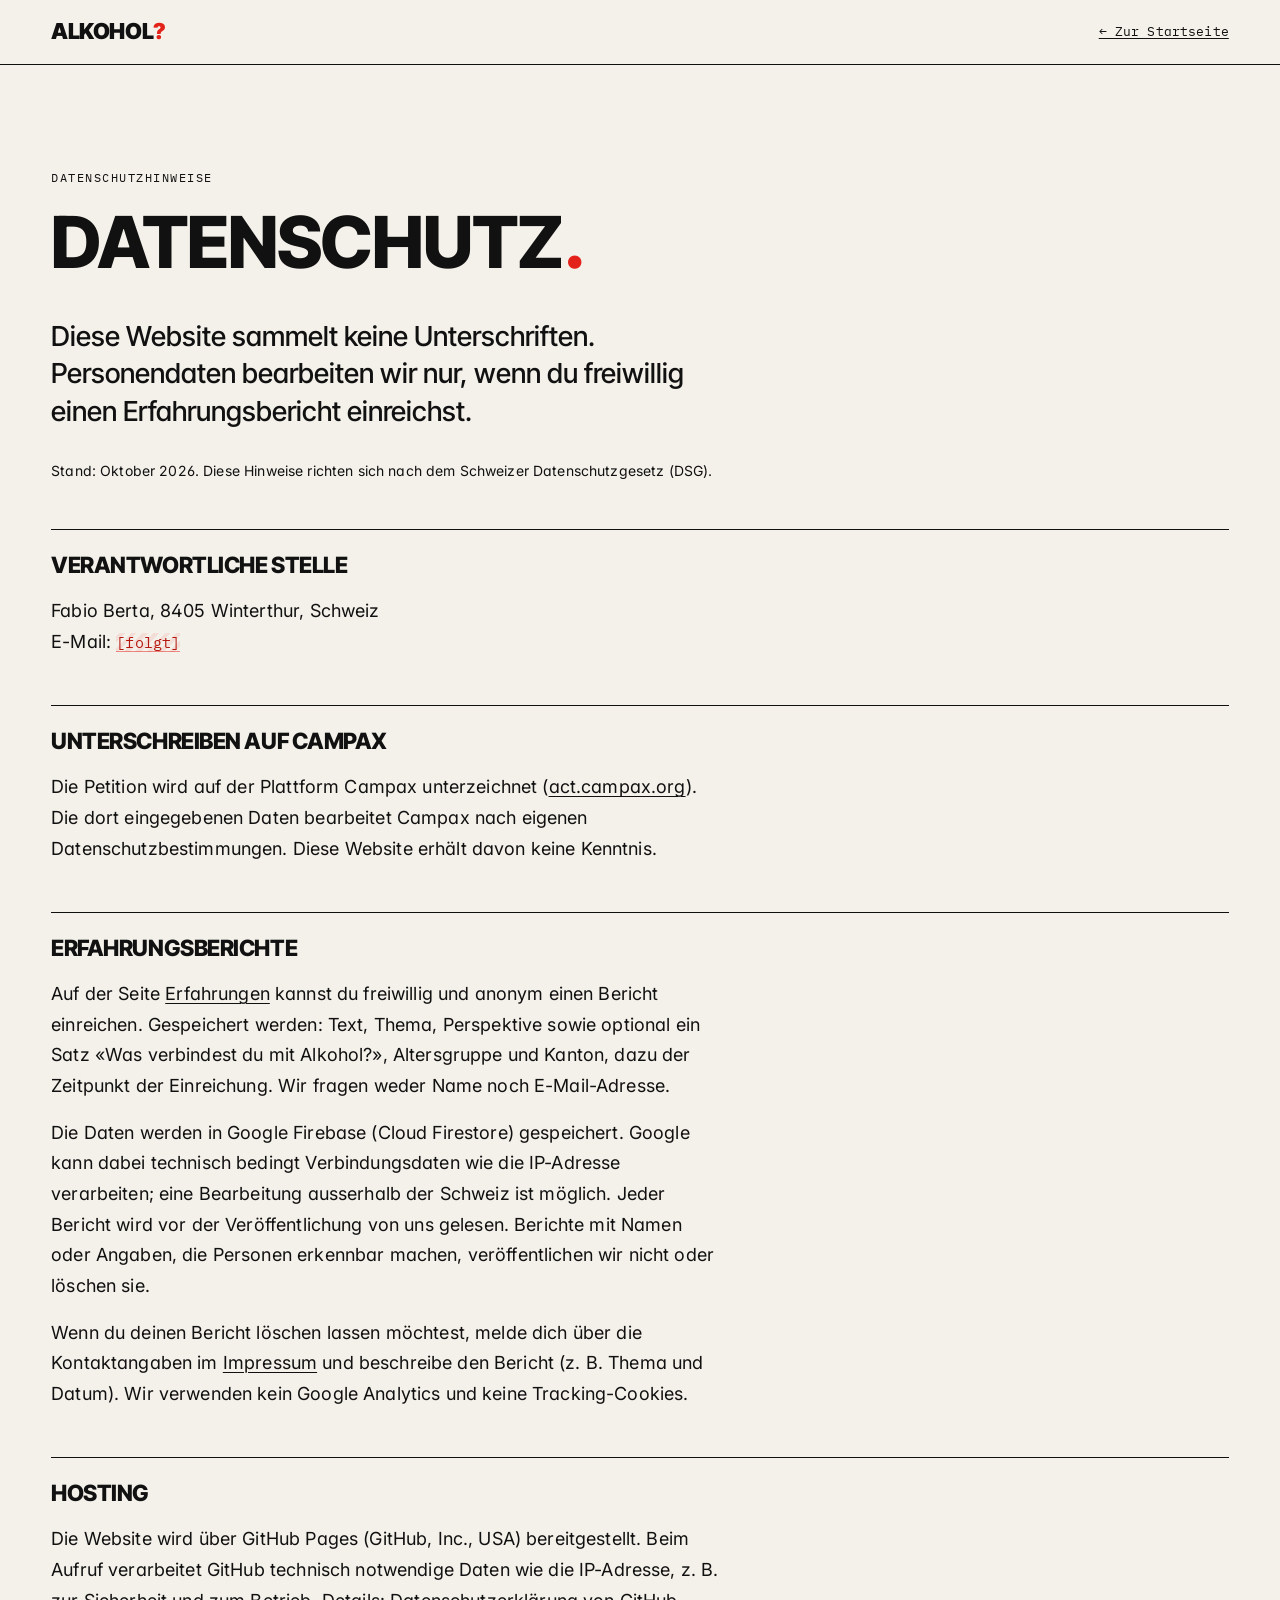
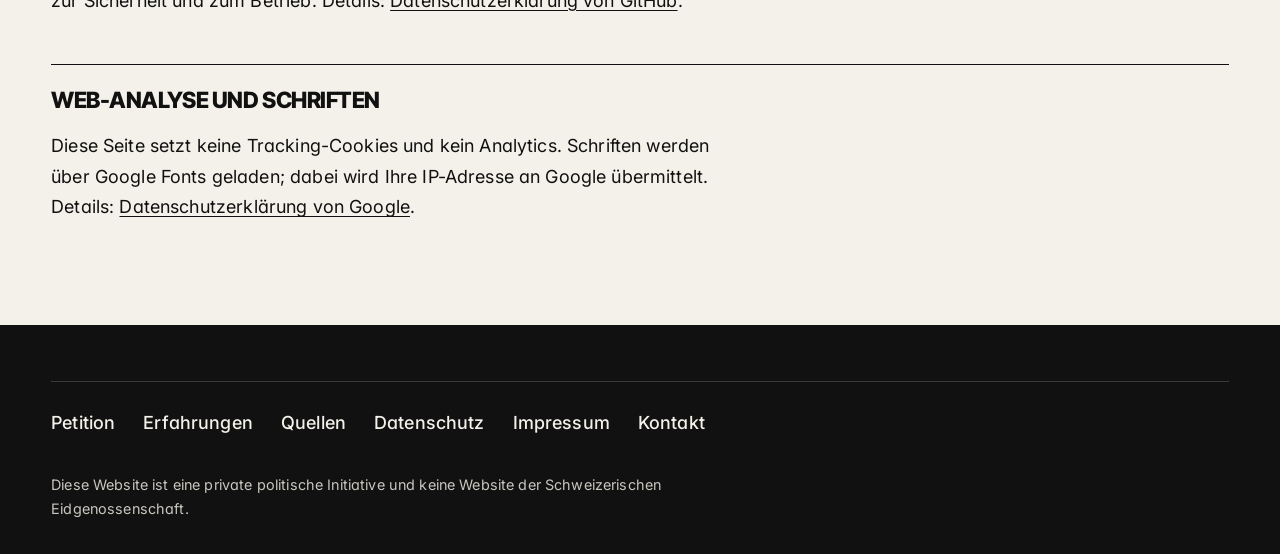
<file: datenschutz.html>
<!doctype html>
<html lang="de-CH">
<head>
<meta charset="utf-8"><meta name="viewport" content="width=device-width, initial-scale=1">
<title>Datenschutz – ALKOHOL?</title>
<meta name="robots" content="noindex">
<link rel="icon" href="assets/img/favicon.svg" type="image/svg+xml">
<link rel="preconnect" href="https://fonts.googleapis.com"><link rel="preconnect" href="https://fonts.gstatic.com" crossorigin>
<link href="https://fonts.googleapis.com/css2?family=Inter+Tight:wght@400;600;800;900&family=Inter:wght@400;500;600&family=IBM+Plex+Mono:wght@400;500&display=swap" rel="stylesheet">
<link rel="stylesheet" href="assets/css/style.css">
<style>
.legal{padding-block:clamp(48px,8vw,120px)}
.legal h1{margin-bottom:40px}
.legal h2{font-family:var(--f-display);font-weight:800;text-transform:uppercase;letter-spacing:-.02em;font-size:1.4rem;margin:48px 0 12px;padding-top:16px;border-top:1px solid var(--ink)}
.legal p,.legal ul{max-width:42rem}
.legal .dash{margin-top:8px}
</style>
</head>
<body>
<a class="skip" href="#main">Zum Inhalt springen</a>
<header class="nav"><div class="nav__inner"><a class="nav__mark" href="index.html">ALKOHOL<span class="red">?</span></a><a class="mono" href="index.html">← Zur Startseite</a></div></header>
<main id="main" class="wrap legal">

<p class="eyebrow">Datenschutzhinweise</p>
<h1 class="h-xl">Datenschutz<span class="red">.</span></h1>
<p class="lead">Diese Website sammelt keine Unterschriften. Personendaten bearbeiten wir nur, wenn du freiwillig einen Erfahrungsbericht einreichst.</p>
<p class="small">Stand: Oktober 2026. Diese Hinweise richten sich nach dem Schweizer Datenschutzgesetz (DSG).</p>
<h2>Verantwortliche Stelle</h2>
<p>Fabio Berta, 8405 Winterthur, Schweiz<br>E-Mail: <span class="todo">[folgt]</span></p>
<h2>Unterschreiben auf Campax</h2>
<p>Die Petition wird auf der Plattform Campax unterzeichnet (<a href="https://act.campax.org/petitions/alkohol-ist-kein-gewohnliches-konsumgut-strengere-regeln-fur-die-schweiz" rel="noopener">act.campax.org</a>). Die dort eingegebenen Daten bearbeitet Campax nach eigenen Datenschutzbestimmungen. Diese Website erhält davon keine Kenntnis.</p>
<h2 id="erfahrungen">Erfahrungsberichte</h2>
<p>Auf der Seite <a href="erfahrungen.html">Erfahrungen</a> kannst du freiwillig und anonym einen Bericht einreichen. Gespeichert werden: Text, Thema, Perspektive sowie optional ein Satz «Was verbindest du mit Alkohol?», Altersgruppe und Kanton, dazu der Zeitpunkt der Einreichung. Wir fragen weder Name noch E-Mail-Adresse.</p>
<p>Die Daten werden in Google Firebase (Cloud Firestore) gespeichert. Google kann dabei technisch bedingt Verbindungsdaten wie die IP-Adresse verarbeiten; eine Bearbeitung ausserhalb der Schweiz ist möglich. Jeder Bericht wird vor der Veröffentlichung von uns gelesen. Berichte mit Namen oder Angaben, die Personen erkennbar machen, veröffentlichen wir nicht oder löschen sie.</p>
<p>Wenn du deinen Bericht löschen lassen möchtest, melde dich über die Kontaktangaben im <a href="impressum.html#kontakt">Impressum</a> und beschreibe den Bericht (z. B. Thema und Datum). Wir verwenden kein Google Analytics und keine Tracking-Cookies.</p>
<h2>Hosting</h2>
<p>Die Website wird über GitHub Pages (GitHub, Inc., USA) bereitgestellt. Beim Aufruf verarbeitet GitHub technisch notwendige Daten wie die IP-Adresse, z. B. zur Sicherheit und zum Betrieb. Details: <a href="https://docs.github.com/de/site-policy/privacy-policies/github-general-privacy-statement" target="_blank" rel="noopener">Datenschutzerklärung von GitHub</a>.</p>
<h2>Web-Analyse und Schriften</h2>
<p>Diese Seite setzt keine Tracking-Cookies und kein Analytics. Schriften werden über Google Fonts geladen; dabei wird Ihre IP-Adresse an Google übermittelt. Details: <a href="https://policies.google.com/privacy?hl=de" target="_blank" rel="noopener">Datenschutzerklärung von Google</a>.</p>
</main>
<footer class="footer"><div class="wrap">
<nav aria-label="Fussnavigation"><ul><li><a href="index.html#petitionstext">Petition</a></li><li><a href="erfahrungen.html">Erfahrungen</a></li><li><a href="index.html#quellen">Quellen</a></li><li><a href="datenschutz.html">Datenschutz</a></li><li><a href="impressum.html">Impressum</a></li><li><a href="impressum.html#kontakt">Kontakt</a></li></ul></nav>
<p class="footer__disc">Diese Website ist eine private politische Initiative und keine Website der Schweizerischen Eidgenossenschaft.</p>
</div></footer>
</body></html>
</file>
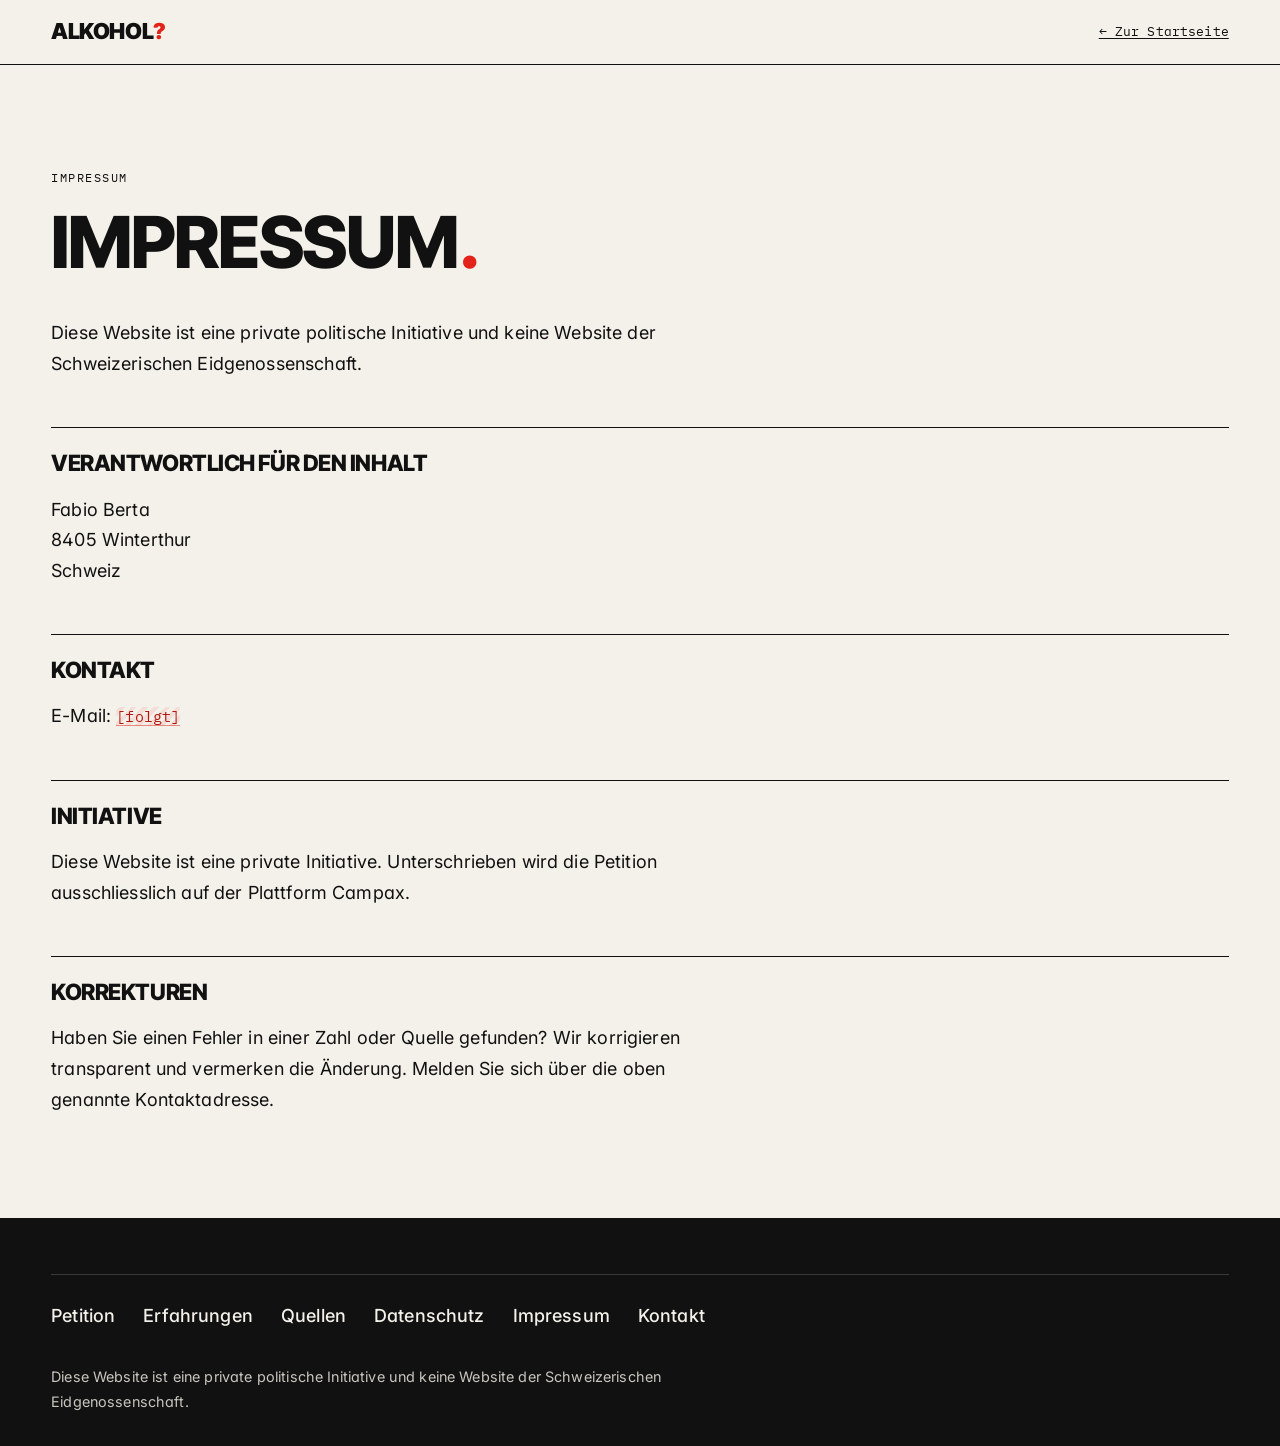
<file: impressum.html>
<!doctype html>
<html lang="de-CH">
<head>
<meta charset="utf-8"><meta name="viewport" content="width=device-width, initial-scale=1">
<title>Impressum – ALKOHOL?</title>
<meta name="robots" content="noindex">
<link rel="icon" href="assets/img/favicon.svg" type="image/svg+xml">
<link rel="preconnect" href="https://fonts.googleapis.com"><link rel="preconnect" href="https://fonts.gstatic.com" crossorigin>
<link href="https://fonts.googleapis.com/css2?family=Inter+Tight:wght@400;600;800;900&family=Inter:wght@400;500;600&family=IBM+Plex+Mono:wght@400;500&display=swap" rel="stylesheet">
<link rel="stylesheet" href="assets/css/style.css">
<style>
.legal{padding-block:clamp(48px,8vw,120px)}
.legal h1{margin-bottom:40px}
.legal h2{font-family:var(--f-display);font-weight:800;text-transform:uppercase;letter-spacing:-.02em;font-size:1.4rem;margin:48px 0 12px;padding-top:16px;border-top:1px solid var(--ink)}
.legal p,.legal ul{max-width:42rem}
.legal .dash{margin-top:8px}
</style>
</head>
<body>
<a class="skip" href="#main">Zum Inhalt springen</a>
<header class="nav"><div class="nav__inner"><a class="nav__mark" href="index.html">ALKOHOL<span class="red">?</span></a><a class="mono" href="index.html">← Zur Startseite</a></div></header>
<main id="main" class="wrap legal">

<p class="eyebrow">Impressum</p>
<h1 class="h-xl">Impressum<span class="red">.</span></h1>
<p>Diese Website ist eine private politische Initiative und keine Website der Schweizerischen Eidgenossenschaft.</p>
<h2>Verantwortlich für den Inhalt</h2>
<p>Fabio Berta<br>8405 Winterthur<br>Schweiz</p>
<h2 id="kontakt">Kontakt</h2>
<p>E-Mail: <span class="todo">[folgt]</span></p>
<h2>Initiative</h2>
<p>Diese Website ist eine private Initiative. Unterschrieben wird die Petition ausschliesslich auf der Plattform Campax.</p>
<h2>Korrekturen</h2>
<p>Haben Sie einen Fehler in einer Zahl oder Quelle gefunden? Wir korrigieren transparent und vermerken die Änderung. Melden Sie sich über die oben genannte Kontaktadresse.</p>
</main>
<footer class="footer"><div class="wrap">
<nav aria-label="Fussnavigation"><ul><li><a href="index.html#petitionstext">Petition</a></li><li><a href="erfahrungen.html">Erfahrungen</a></li><li><a href="index.html#quellen">Quellen</a></li><li><a href="datenschutz.html">Datenschutz</a></li><li><a href="impressum.html">Impressum</a></li><li><a href="impressum.html#kontakt">Kontakt</a></li></ul></nav>
<p class="footer__disc">Diese Website ist eine private politische Initiative und keine Website der Schweizerischen Eidgenossenschaft.</p>
</div></footer>
</body></html>
</file>
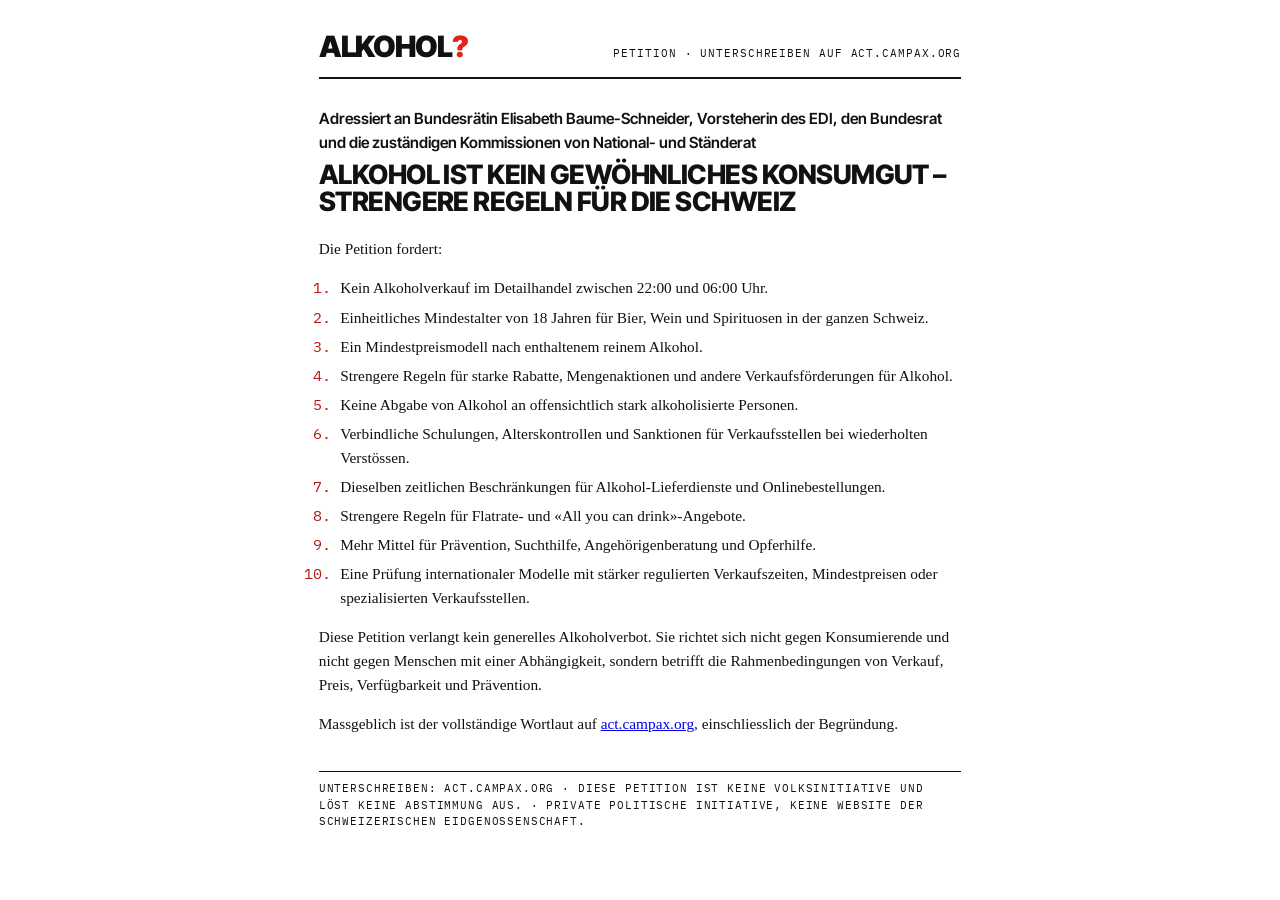
<file: petition.html>
<!doctype html>
<html lang="de-CH"><head><meta charset="utf-8"><meta name="viewport" content="width=device-width, initial-scale=1">
<title>Petitionstext – ALKOHOL?</title>
<link href="https://fonts.googleapis.com/css2?family=Inter+Tight:wght@600;800;900&family=IBM+Plex+Mono:wght@400&display=swap" rel="stylesheet">
<style>
@page{size:A4;margin:22mm 20mm}
body{margin:0;font-family:Georgia,"Times New Roman",serif;color:#111;background:#fff;font-size:11.5pt;line-height:1.55}
.top{display:flex;justify-content:space-between;align-items:baseline;border-bottom:2px solid #111;padding-bottom:8px;margin-bottom:28px}
.mark{font-family:"Inter Tight",Arial,sans-serif;font-weight:900;font-size:22pt;letter-spacing:-.04em}
.mark span,.red{color:#E32219}
.mono{font-family:"IBM Plex Mono",monospace;font-size:8.5pt;text-transform:uppercase;letter-spacing:.08em}
.to{font-family:"Inter Tight",Arial,sans-serif;font-weight:600;margin:0 0 6px}
h3{font-family:"Inter Tight",Arial,sans-serif;font-weight:800;text-transform:uppercase;font-size:20pt;line-height:1.02;letter-spacing:-.02em;margin:0 0 22px}
ol{padding-left:1.4em}li{margin:.35em 0}li::marker{color:#B5160F;font-family:"IBM Plex Mono",monospace}
.todo{color:#B5160F;font-family:"IBM Plex Mono",monospace;font-size:9pt}
.foot{margin-top:36px;border-top:1px solid #111;padding-top:8px;font-size:8pt}
main{max-width:170mm;margin:24px auto;padding:0 16px}
</style></head><body><main>
<div class="top"><div class="mark">ALKOHOL<span>?</span></div><div class="mono">Petition · unterschreiben auf act.campax.org</div></div>
<p class="to">Adressiert an Bundesrätin Elisabeth Baume-Schneider, Vorsteherin des EDI, den Bundesrat und die zuständigen Kommissionen von National- und Ständerat</p>
<h3 class="doc__title">Alkohol ist kein gewöhnliches Konsumgut – strengere Regeln für die Schweiz</h3>
      <div class="doc__body">
        <p>Die Petition fordert:</p>
        <ol class="doc__list">
          <li>Kein Alkoholverkauf im Detailhandel zwischen 22:00 und 06:00 Uhr.</li>
          <li>Einheitliches Mindestalter von 18 Jahren für Bier, Wein und Spirituosen in der ganzen Schweiz.</li>
          <li>Ein Mindestpreismodell nach enthaltenem reinem Alkohol.</li>
          <li>Strengere Regeln für starke Rabatte, Mengenaktionen und andere Verkaufsförderungen für Alkohol.</li>
          <li>Keine Abgabe von Alkohol an offensichtlich stark alkoholisierte Personen.</li>
          <li>Verbindliche Schulungen, Alterskontrollen und Sanktionen für Verkaufsstellen bei wiederholten Verstössen.</li>
          <li>Dieselben zeitlichen Beschränkungen für Alkohol-Lieferdienste und Onlinebestellungen.</li>
          <li>Strengere Regeln für Flatrate- und «All you can drink»-Angebote.</li>
          <li>Mehr Mittel für Prävention, Suchthilfe, Angehörigenberatung und Opferhilfe.</li>
          <li>Eine Prüfung internationaler Modelle mit stärker regulierten Verkaufszeiten, Mindestpreisen oder spezialisierten Verkaufsstellen.</li>
        </ol>
        <p>Diese Petition verlangt kein generelles Alkoholverbot. Sie richtet sich nicht gegen Konsumierende und nicht gegen Menschen mit einer Abhängigkeit, sondern betrifft die Rahmenbedingungen von Verkauf, Preis, Verfügbarkeit und Prävention.</p>
        <p class="doc__note">Massgeblich ist der vollständige Wortlaut auf <a href="https://act.campax.org/petitions/alkohol-ist-kein-gewohnliches-konsumgut-strengere-regeln-fur-die-schweiz" target="_blank" rel="noopener">act.campax.org</a>, einschliesslich der Begründung.</p>
      </div>
      
<p class="foot mono">Unterschreiben: act.campax.org · Diese Petition ist keine Volksinitiative und löst keine Abstimmung aus. · Private politische Initiative, keine Website der Schweizerischen Eidgenossenschaft.</p>
</main></body></html>
</file>
<file: assets/css/style.css>
/* ==========================================================================
   ALKOHOL? — Editorial petition site
   Swiss grid · one signal colour · no rounded cards
   ========================================================================== */

:root {
  --paper: #F4F1EA;
  --paper-2: #EAE6DC;
  --ink: #111111;
  --red: #E32219;          /* signal: large type, rules, fills */
  --red-text: #B5160F;     /* AA-compliant red for small text on paper */
  --grey: #A5A5A0;         /* decorative / large only */
  --grey-text: #5E5E59;    /* AA-compliant secondary text on paper */
  --rule: #111111;

  --f-display: "Inter Tight", "Helvetica Neue", Helvetica, Arial, sans-serif;
  --f-body: "Inter", "Helvetica Neue", Helvetica, Arial, sans-serif;
  --f-mono: "IBM Plex Mono", ui-monospace, "SFMono-Regular", Menlo, monospace;

  --pad: clamp(16px, 4vw, 56px);
  --gap: clamp(12px, 1.6vw, 24px);
  --max: 1520px;
  --nav-h: 64px;

  --ease: cubic-bezier(.2, .7, .1, 1);
}

*, *::before, *::after { box-sizing: border-box; }

html {
  -webkit-text-size-adjust: 100%;
  scroll-behavior: smooth;
  scroll-padding-top: calc(var(--nav-h) + 12px);
}

body {
  margin: 0;
  background: var(--paper);
  color: var(--ink);
  font-family: var(--f-body);
  font-size: clamp(1rem, .95rem + .25vw, 1.125rem);
  line-height: 1.7;
  letter-spacing: .008em;
  font-feature-settings: "ss01", "cv11", "tnum" 0;
  -webkit-font-smoothing: antialiased;
  overflow-x: hidden;
}

img, svg { display: block; max-width: 100%; }
p, h1, h2, h3, ul, ol, dl, dd, figure { margin: 0; }
ul, ol { padding: 0; list-style: none; }
button { font: inherit; color: inherit; background: none; border: 0; padding: 0; cursor: pointer; }
a { color: inherit; text-decoration-thickness: 1px; text-underline-offset: .18em; }
a:hover { color: var(--red-text); }
table { border-collapse: collapse; width: 100%; }
hr { border: 0; margin: 0; }
em { font-style: italic; }

:focus-visible {
  outline: 3px solid var(--red);
  outline-offset: 3px;
}

.sr-only {
  position: absolute !important; width: 1px; height: 1px; padding: 0; margin: -1px;
  overflow: hidden; clip: rect(0 0 0 0); white-space: nowrap; border: 0;
}

.skip {
  position: absolute; left: 8px; top: -100px; z-index: 200;
  background: var(--ink); color: var(--paper); padding: 10px 14px; font-weight: 600;
}
.skip:focus { top: 8px; }

.red { color: var(--red); }
.grey { color: var(--grey); }
.mono { font-family: var(--f-mono); font-size: .8125rem; letter-spacing: .01em; }
.small { font-size: .875rem; line-height: 1.5; }

/* ---------- Layout primitives ---------- */

.wrap {
  width: 100%;
  max-width: var(--max);
  margin-inline: auto;
  padding-inline: var(--pad);
}

.grid {
  display: grid;
  grid-template-columns: repeat(12, minmax(0, 1fr));
  column-gap: var(--gap);
}
.grid > * { grid-column: 1 / -1; }

.section {
  position: relative;
  padding-block: clamp(72px, 11vw, 168px);
}
.section--rule { border-top: 1px solid var(--rule); }
.section--ink { background: var(--paper-2); }

.section__head { margin-bottom: clamp(28px, 4vw, 56px); }
.section__intro {
  max-width: 34rem;
  font-size: 1.0625rem;
  color: var(--ink);
  margin-bottom: clamp(32px, 5vw, 72px);
}

@media (min-width: 900px) {
  .section__head { grid-column: 2 / span 9; }
  .section__intro { grid-column: 8 / span 5; margin-top: -8px; }
}

/* Vertical label in the left column */
.vlabel { display: none; }
@media (min-width: 900px) {
  .vlabel {
    display: block;
    grid-column: 1 / 2;
    grid-row: 1 / span 4;
    writing-mode: vertical-rl;
    transform: rotate(180deg);
    justify-self: start;
    align-self: start;
    font-family: var(--f-mono);
    font-size: .75rem;
    letter-spacing: .14em;
    text-transform: uppercase;
    color: var(--grey-text);
    padding-bottom: 4px;
    border-right: 1px solid currentColor;
    padding-right: 10px;
  }
}

/* ---------- Type scale ---------- */

.eyebrow {
  font-family: var(--f-mono);
  font-size: .78rem;
  text-transform: uppercase;
  letter-spacing: .12em;
  margin-bottom: 18px;
  display: flex;
  align-items: center;
  gap: 10px;
}
.eyebrow--grey { color: var(--grey-text); }
.dot { width: 9px; height: 9px; background: var(--red); display: inline-block; flex: none; }

.h-mega, .h-xxl, .h-xl, .h-lg {
  font-family: var(--f-display);
  font-weight: 800;
  text-transform: uppercase;
  letter-spacing: -.018em;
  line-height: 1;
  text-wrap: balance;
}
.h-mega { font-size: clamp(2.6rem, 11.2vw, 13rem); letter-spacing: -.025em; line-height: .95; }
.h-xxl  { font-size: clamp(2.9rem, 9vw, 10rem); letter-spacing: -.022em; line-height: .98; }
.h-xl   { font-size: clamp(2.2rem, 5.6vw, 6.25rem); }
.h-lg   { font-size: clamp(2rem, 4.4vw, 4.75rem); line-height: 1; }

.lead {
  font-family: var(--f-display);
  font-size: clamp(1.25rem, 1rem + .9vw, 1.75rem);
  line-height: 1.35;
  font-weight: 500;
  letter-spacing: 0;
  margin-bottom: 1.1em;
}

p + p { margin-top: .9em; }

/* ---------- Tags / verification markers ---------- */

.tag {
  display: inline-block;
  font-family: var(--f-mono);
  font-size: .6875rem;
  line-height: 1.1;
  letter-spacing: .06em;
  text-transform: uppercase;
  padding: 4px 6px 3px;
  border: 1px solid currentColor;
  vertical-align: .15em;
  white-space: nowrap;
}
.tag--verify { color: var(--red-text); }
.dark .tag--verify { color: #FF6A61; }

.todo {
  background: repeating-linear-gradient(-45deg, transparent 0 4px, rgba(227,34,25,.09) 4px 8px);
  box-shadow: inset 0 -1px 0 rgba(227,34,25,.5);
  font-family: var(--f-mono);
  font-size: .82em;
  color: var(--red-text);
}
.dark .todo { color: #FF8C85; background: none; box-shadow: inset 0 -1px 0 rgba(255,140,133,.6); }

/* ---------- Buttons ---------- */

.btn {
  display: inline-flex;
  align-items: center;
  gap: .6em;
  min-height: 48px;
  padding: 12px 20px;
  font-family: var(--f-display);
  font-weight: 600;
  font-size: 1rem;
  letter-spacing: 0;
  text-decoration: none;
  border: 1.5px solid var(--ink);
  transition: background .2s var(--ease), color .2s var(--ease), border-color .2s var(--ease);
}
.btn--solid { background: var(--ink); color: var(--paper); }
.btn--solid:hover { background: var(--red); border-color: var(--red); color: #fff; }
.btn--line { color: var(--ink); }
.btn--line:hover { background: var(--ink); color: var(--paper); }
.btn--red { background: var(--red); border-color: var(--red); color: #fff; }
.btn--red:hover { background: var(--ink); border-color: var(--ink); color: var(--paper); }
.btn--invert { border-color: var(--paper); color: var(--paper); }
.btn--invert:hover, .btn--invert[aria-expanded="true"] { background: var(--paper); color: var(--ink); }

.srclink {
  font-family: var(--f-mono);
  font-size: .78rem;
  letter-spacing: .02em;
  color: var(--red-text);
  text-decoration: underline;
  text-underline-offset: .25em;
  white-space: nowrap;
}
.srclink:hover { color: var(--ink); }
.srclink.is-missing { color: var(--grey-text); text-decoration: line-through; }

/* ---------- Navigation ---------- */

.nav {
  position: sticky;
  top: 0;
  z-index: 100;
  background: var(--paper);
  border-bottom: 1px solid var(--ink);
}
.nav__inner {
  max-width: var(--max);
  margin-inline: auto;
  padding-inline: var(--pad);
  height: var(--nav-h);
  display: flex;
  align-items: center;
  gap: 24px;
}
.nav__mark {
  font-family: var(--f-display);
  font-weight: 900;
  font-size: 1.375rem;
  letter-spacing: -.02em;
  text-decoration: none;
  margin-right: auto;
}
.nav__mark:hover { color: var(--ink); }
.nav__links { display: none; }
.nav__links ul { display: flex; gap: clamp(14px, 1.8vw, 30px); }
.nav__links a {
  font-size: .9375rem;
  font-weight: 500;
  text-decoration: none;
  position: relative;
  padding-block: 6px;
}
.nav__links a::after {
  content: "";
  position: absolute; left: 0; right: 0; bottom: 0;
  height: 2px; background: var(--red);
  transform: scaleX(0); transform-origin: left;
  transition: transform .3s var(--ease);
}
.nav__links a:hover { color: var(--ink); }
.nav__links a:hover::after, .nav__links a[aria-current="true"]::after { transform: scaleX(1); }
.nav__cta {
  display: none;
  font-family: var(--f-display);
  font-weight: 600;
  font-size: .9375rem;
  text-decoration: none;
  background: var(--ink);
  color: var(--paper);
  padding: 9px 14px;
}
.nav__cta:hover { background: var(--red); color: #fff; }

.nav__burger {
  width: 44px; height: 44px;
  display: grid; place-content: center; gap: 7px;
  margin-right: -10px;
}
.nav__burger span { display: block; width: 26px; height: 2px; background: var(--ink); transition: transform .3s var(--ease); }
.nav__burger[aria-expanded="true"] span:first-child { transform: translateY(4.5px) rotate(45deg); }
.nav__burger[aria-expanded="true"] span:last-child { transform: translateY(-4.5px) rotate(-45deg); }

.nav__progress { position: absolute; left: 0; right: 0; bottom: -1px; height: 2px; }
.nav__progress span { display: block; height: 100%; background: var(--red); transform-origin: left; transform: scaleX(var(--p, 0)); }

.mobile-menu {
  border-top: 1px solid var(--ink);
  padding: 8px var(--pad) 28px;
  height: calc(100dvh - var(--nav-h));
  overflow-y: auto;
  background: var(--paper);
}
.mobile-menu ol { margin-bottom: 28px; }
.mobile-menu li { border-bottom: 1px solid var(--ink); }
.mobile-menu a:not(.btn) {
  display: flex; align-items: baseline; gap: 14px;
  padding: 14px 0;
  font-family: var(--f-display);
  font-weight: 800;
  font-size: clamp(1.75rem, 8vw, 2.5rem);
  text-transform: uppercase;
  letter-spacing: -.018em;
  text-decoration: none;
}
.mobile-menu a span { font-family: var(--f-mono); font-size: .75rem; font-weight: 400; color: var(--red-text); letter-spacing: 0; }
.mobile-menu .btn { width: 100%; justify-content: center; }

@media (min-width: 1080px) {
  .nav__links, .nav__cta { display: block; }
  .nav__burger, .mobile-menu { display: none !important; }
}
body.menu-open { overflow: hidden; }

/* ---------- Hero ---------- */

.hero {
  position: relative;
  padding-top: clamp(28px, 5vw, 64px);
  padding-bottom: clamp(56px, 8vw, 112px);
  border-bottom: 1px solid var(--ink);
  overflow: hidden;
}
.hero__eyebrow { margin-bottom: clamp(20px, 3vw, 40px); }
.hero__title {
  font-family: var(--f-display);
  font-weight: 900;
  text-transform: uppercase;
  font-size: clamp(2.9rem, 12.8vw, 13.5rem);
  line-height: .92;
  letter-spacing: -.028em;
  margin-left: -.04em;
  margin-bottom: clamp(32px, 5vw, 72px);
}
.hero__title .line { display: block; overflow: hidden; padding: .1em 0 .02em; }
.hero__title .line + .line { margin-top: -.06em; }
.hero__title .line > span { display: inline-block; }

.hero__lede { max-width: 36rem; }
.hero__lede p { font-family: var(--f-display); font-size: clamp(1.2rem, 1rem + .8vw, 1.6rem); line-height: 1.38; letter-spacing: 0; }
.hero__lede p:first-child { color: var(--grey-text); }
.hero__lede strong { font-weight: 600; }
.hero__ctas { display: flex; flex-wrap: wrap; gap: 12px; margin-top: 32px; }

.hero__figure {
  margin-top: 56px;
  border-top: 1px solid var(--ink);
  padding-top: 20px;
}
.shelf { width: 100%; height: auto; color: var(--ink); margin-bottom: 20px; }
.shelf .is-red { color: var(--red); stroke: var(--red); fill: var(--red); }
.shelf .gap { stroke: var(--grey); stroke-dasharray: 3 4; }

.hero__num {
  font-family: var(--f-display);
  font-weight: 800;
  color: var(--red);
  font-size: clamp(2.3rem, 5.2vw, 5.4rem);
  line-height: 1;
  letter-spacing: -.022em;
  font-variant-numeric: tabular-nums;
  white-space: nowrap;
}
.hero__figure figcaption { margin-top: 14px; max-width: 26rem; font-size: .9375rem; line-height: 1.5; }
.verify {
  display: block;
  margin-top: 8px;
  font-family: var(--f-mono);
  font-size: .75rem;
  color: var(--red-text);
  text-transform: uppercase;
  letter-spacing: .06em;
}
.hero__note { margin-top: 48px; color: var(--grey-text); max-width: 40rem; }
.hero__scroll {
  position: absolute; right: var(--pad); bottom: 24px;
  text-decoration: none; text-transform: uppercase; letter-spacing: .14em; font-size: .7rem;
  writing-mode: vertical-rl; display: none;
}

@media (min-width: 900px) {
  .hero__lede { grid-column: 1 / span 5; align-self: start; }
  .hero__figure { grid-column: 7 / span 6; margin-top: 0; }
  .hero__note { grid-column: 1 / span 6; }
  .hero__scroll { display: block; }
}

/* ---------- 01 Question ---------- */

.rule { height: 1px; background: var(--ink); }
.rule--red { height: 3px; background: var(--red); width: 96px; margin-bottom: 32px; transform-origin: left; }
.question__text { max-width: 40rem; }
.pullquote {
  margin-top: 1.4em !important;
  font-family: var(--f-display);
  font-weight: 700;
  font-size: clamp(1.4rem, 1.1rem + 1.2vw, 2.1rem);
  line-height: 1.25;
  letter-spacing: -.01em;
  padding-left: 18px;
  border-left: 3px solid var(--red);
}
@media (min-width: 900px) {
  .question__text, .section > .grid > .rule--red { grid-column: 6 / span 6; }
}

.questions { margin-top: clamp(64px, 9vw, 140px); }
.questions li {
  display: grid;
  grid-template-columns: 2.2rem 1fr;
  align-items: start;
  gap: 12px;
  border-top: 1px solid var(--ink);
  padding: clamp(16px, 2.2vw, 28px) 0;
}
.questions li:last-child { border-bottom: 1px solid var(--ink); }
.questions__n { color: var(--red-text); padding-top: .9em; }
.questions__q {
  font-family: var(--f-display);
  font-weight: 800;
  text-transform: uppercase;
  font-size: clamp(1.55rem, 6.6vw, 7.5rem);
  line-height: 1;
  hyphens: manual;
  letter-spacing: -.022em;
  text-wrap: balance;
}
@media (min-width: 900px) {
  .questions li:nth-child(2) { padding-left: 12%; }
  .questions li:nth-child(3) { padding-left: 20%; }
  .questions li { grid-template-columns: 3rem 1fr; }
}

/* ---------- 02 Stats ---------- */

.stamp {
  justify-self: start;
  align-self: start;
  border: 1.5px solid var(--red);
  color: var(--red-text);
  text-transform: uppercase;
  letter-spacing: .1em;
  font-size: .75rem;
  padding: 10px 12px;
  line-height: 1.45;
  transform: rotate(-3deg);
  margin-bottom: 40px;
}
@media (min-width: 900px) {
  .stamp { grid-column: 11 / span 2; grid-row: 1; justify-self: end; margin-top: 12px; }
}

.stats {
  display: grid;
  grid-template-columns: 1fr;
  border-top: 1px solid var(--ink);
}
.stat {
  padding: 28px 0 32px;
  border-bottom: 1px solid var(--ink);
  display: flex; flex-direction: column;
}
.stat__num {
  font-family: var(--f-display);
  font-weight: 800;
  font-size: clamp(3rem, 7vw, 7.25rem);
  line-height: .98;
  letter-spacing: -.025em;
  font-variant-numeric: tabular-nums;
  margin-bottom: 22px;
  overflow-wrap: anywhere;
}
.stat:first-child .stat__num { color: var(--red); }
.stat__num small { font-size: .38em; letter-spacing: -.01em; font-weight: 700; white-space: nowrap; }
.stat__label { font-family: var(--f-display); font-size: 1.25rem; font-weight: 700; letter-spacing: -.007em; line-height: 1.25; margin-bottom: 8px; }
.stat__desc { font-size: .9375rem; color: var(--grey-text); margin-bottom: 20px; max-width: 30rem; }
.stat .srclink { margin-top: auto; padding-top: 16px; align-self: flex-start; }

.meta { display: grid; gap: 0; border-top: 1px solid var(--grey); }
.meta > div { display: grid; grid-template-columns: 7.5rem 1fr; gap: 8px; padding: 7px 0; border-bottom: 1px solid var(--grey); }
.meta dt { font-family: var(--f-mono); font-size: .72rem; text-transform: uppercase; letter-spacing: .08em; color: var(--grey-text); padding-top: 2px; }
.meta dd { font-size: .875rem; }
.meta--dark { border-color: #3A3A38; }
.meta--dark > div { border-color: #3A3A38; }
.meta--dark dt { color: #A5A5A0; }

@media (min-width: 700px) {
  .stats { grid-template-columns: 1fr 1fr; column-gap: var(--gap); }
  .stat:nth-child(odd) { padding-right: var(--gap); border-right: 1px solid var(--ink); }
}
@media (min-width: 1200px) {
  .stats { grid-template-columns: 1.15fr 1.5fr 1.2fr 1.15fr; column-gap: 0; }
  .stat__num { font-size: clamp(3rem, 5vw, 6rem); }
  .stat { padding: 32px var(--gap) 32px; border-right: 1px solid var(--ink); }
  .stat:first-child { padding-left: 0; }
  .stat:last-child { border-right: 0; padding-right: 0; }
  .stat:nth-child(odd) { padding-right: var(--gap); }
  .stat:nth-child(2) .stat__num { font-size: clamp(2.6rem, 3.9vw, 4.8rem); }
}

.context {
  margin-top: clamp(48px, 7vw, 96px);
  display: grid;
  gap: 24px;
}
.context__title {
  font-family: var(--f-display);
  font-weight: 800;
  font-size: clamp(1.75rem, 3vw, 2.75rem);
  line-height: 1.1;
  letter-spacing: -.018em;
  text-transform: uppercase;
}
.context__body p { max-width: 38rem; }
.trend { margin-top: 28px; }
.trend__bars {
  display: flex; align-items: flex-end; gap: clamp(8px, 2vw, 22px);
  height: 160px; border-bottom: 1px solid var(--ink);
}
.trend__bars span {
  position: relative; flex: 1; height: var(--h);
  background: repeating-linear-gradient(90deg, var(--ink) 0 1px, transparent 1px 6px);
  border-top: 2px solid var(--ink);
}
.trend__bars span.is-now { background: var(--red); border-top-color: var(--red); }
.trend__bars i { position: absolute; bottom: -24px; left: 0; font-family: var(--f-mono); font-size: .7rem; font-style: normal; color: var(--grey-text); }
.trend figcaption { margin-top: 36px; color: var(--grey-text); font-size: .75rem; }
@media (min-width: 900px) {
  .context { grid-template-columns: repeat(12, minmax(0, 1fr)); column-gap: var(--gap); }
  .context__label { grid-column: 2 / span 4; }
  .context__body { grid-column: 7 / span 6; }
}

/* ---------- 03 Demands ---------- */

.demands { counter-reset: d; }
.demand {
  display: grid;
  grid-template-columns: 1fr;
  border-top: 1px solid var(--ink);
  padding: 22px 0 30px;
  position: relative;
}
.demand:last-child { border-bottom: 1px solid var(--ink); }
.demand::before {
  content: ""; position: absolute; left: 0; top: -1px; height: 3px; width: 0;
  background: var(--red); transition: width .6s var(--ease);
}
.demand:hover::before, .demand:focus-within::before { width: 100%; }
.demand__n {
  font-family: var(--f-display);
  font-weight: 900;
  font-size: clamp(3.5rem, 9vw, 9rem);
  line-height: .9;
  letter-spacing: -.03em;
  color: var(--ink);
  margin-bottom: 14px;
  font-variant-numeric: tabular-nums;
}
.demand:nth-child(1) .demand__n { color: var(--red); }
.demand__title {
  font-family: var(--f-display);
  font-weight: 800;
  text-transform: uppercase;
  font-size: clamp(1.35rem, 2.3vw, 2.25rem);
  line-height: 1.1;
  letter-spacing: -.013em;
  margin-bottom: 14px;
  text-wrap: balance;
  max-width: 24ch;
}
.demand__body > p, .demand__body .dash { max-width: 38rem; }

.dash li { position: relative; padding-left: 26px; margin-top: 6px; }
.dash li::before { content: ""; position: absolute; left: 0; top: .78em; width: 14px; height: 1.5px; background: var(--red); }

.more {
  margin-top: 16px;
  font-family: var(--f-mono);
  font-size: .78rem;
  text-transform: uppercase;
  letter-spacing: .08em;
  display: inline-flex; align-items: center; gap: 10px;
  min-height: 44px;
  border-bottom: 1px solid var(--ink);
}
.more::after { content: "+"; font-size: 1.1rem; line-height: 1.1; transition: transform .3s var(--ease); }
.more[aria-expanded="true"]::after { transform: rotate(45deg); }
.more:hover { color: var(--red-text); border-color: var(--red); }
.more__panel > div { padding-top: 14px; max-width: 38rem; color: var(--grey-text); font-size: .9375rem; }

@media (min-width: 900px) {
  .demand { grid-template-columns: repeat(12, minmax(0, 1fr)); column-gap: var(--gap); padding: 28px 0 40px; }
  .demand__n { grid-column: 1 / span 3; margin: 0; }
  .demand__body { grid-column: 4 / span 8; display: grid; grid-template-columns: 1fr 1fr; column-gap: var(--gap); align-content: start; }
  .demand__title { grid-column: 1 / -1; }
  .demand__body > p, .demand__body .dash { grid-column: 2; }
  .more { grid-column: 2; justify-self: start; }
  .more__panel { grid-column: 2; }
  /* asymmetry: even rows shift */
  .demand:nth-child(even) .demand__n { grid-column: 2 / span 3; }
  .demand:nth-child(even) .demand__body { grid-column: 5 / span 8; }
}

.disclaimer-line {
  margin-top: clamp(40px, 6vw, 80px);
  display: flex; align-items: center; gap: 18px;
  font-family: var(--f-display);
  font-weight: 700;
  font-size: clamp(1.15rem, 2vw, 1.75rem);
  letter-spacing: -.01em;
}
.rule-x { flex: none; width: 64px; height: 3px; background: var(--red); transform-origin: left; }

/* ---------- 04 Night (dark) ---------- */

.dark { background: var(--ink); color: var(--paper); overflow: hidden; }
.dark a:hover { color: #FF6A61; }
.dark .vlabel { color: #8F8F8A; }
.dark .lead { color: var(--paper); }
.clock {
  font-family: var(--f-display);
  font-weight: 900;
  color: var(--red);
  font-size: clamp(5.5rem, 26vw, 26rem);
  line-height: .88;
  letter-spacing: -.035em;
  margin-left: -.05em;
  margin-bottom: clamp(24px, 4vw, 56px);
  font-variant-numeric: tabular-nums;
}
.clock .blink { animation: blink 2s steps(1) infinite; }
@keyframes blink { 50% { opacity: .15; } }
.nacht__text { max-width: 38rem; color: #D8D5CE; }
@media (min-width: 900px) {
  .clock { grid-column: 2 / -1; }
  .dark .section__head { grid-column: 2 / span 6; }
  .dark .section__head .h-xl { font-size: clamp(2.2rem, 4.4vw, 5rem); }
  .nacht__text { grid-column: 8 / span 5; padding-top: 10px; }
}

.cantons {
  margin-top: clamp(48px, 6vw, 96px);
  display: grid;
  gap: 32px;
  border-top: 1px solid #3A3A38;
  padding-top: 32px;
}
.cantons__map {
  display: grid;
  grid-template-columns: repeat(8, minmax(0, 1fr));
  gap: 4px;
  max-width: 640px;
}
.ct {
  aspect-ratio: 1;
  display: grid; place-items: center;
  font-family: var(--f-mono);
  font-size: clamp(.62rem, 1.6vw, .85rem);
  letter-spacing: .04em;
  border: 1px solid #4A4A47;
  color: #C9C6BF;
  transition: background .2s, color .2s, border-color .2s, transform .2s var(--ease);
}
.ct--yes { background: var(--red); border-color: var(--red); color: #fff; }
.ct--part { background: repeating-linear-gradient(-45deg, var(--red) 0 3px, transparent 3px 7px); border-color: var(--red); color: #fff; }
.ct:hover { border-color: var(--paper); }
.ct[aria-pressed="true"] { outline: 2px solid var(--paper); outline-offset: 2px; }
.ct:focus-visible { outline: 3px solid var(--paper); outline-offset: 2px; }

.cantons__hint { color: #8F8F8A; text-transform: uppercase; letter-spacing: .1em; margin-bottom: 10px; }
.cantons__name {
  font-family: var(--f-display);
  font-weight: 800;
  text-transform: uppercase;
  font-size: clamp(2.4rem, 5vw, 4.5rem);
  letter-spacing: -.02em;
  line-height: 1;
  margin-bottom: 14px;
}
.cantons__status { margin-bottom: 20px; }
.state { font-family: var(--f-mono); font-size: .8rem; text-transform: uppercase; letter-spacing: .06em; padding: 5px 8px; border: 1px solid; display: inline-block; }
.state--yes { border-color: var(--red); background: var(--red); color: #fff; }
.state--part { border-color: var(--red); color: #FF8C85; }
.state--var { border-color: #6A6A66; color: #C9C6BF; }
.cantons__legend { display: flex; flex-wrap: wrap; gap: 10px 20px; color: #C9C6BF; font-size: .72rem; }
.cantons__legend li { display: flex; align-items: center; gap: 8px; }
.sw { width: 14px; height: 14px; display: inline-block; border: 1px solid #6A6A66; }
.sw--yes { background: var(--red); border-color: var(--red); }
.sw--part { background: repeating-linear-gradient(-45deg, var(--red) 0 2px, transparent 2px 4px); border-color: var(--red); }

@media (min-width: 900px) {
  .cantons { grid-template-columns: repeat(12, minmax(0, 1fr)); column-gap: var(--gap); }
  .cantons__map { grid-column: 2 / span 6; }
  .cantons__detail { grid-column: 9 / span 4; }
  .cantons__legend { grid-column: 2 / span 11; }
}

.dark .wrap > .btn { margin-top: 40px; }
.canton-table { margin-top: 24px; overflow-x: auto; }
.canton-table table { font-size: .9rem; min-width: 520px; }
.canton-table caption { text-align: left; color: #8F8F8A; padding-bottom: 12px; font-size: .72rem; }
.canton-table th { text-align: left; font-family: var(--f-mono); font-weight: 400; font-size: .72rem; text-transform: uppercase; letter-spacing: .08em; color: #8F8F8A; border-bottom: 1px solid var(--paper); padding: 8px 12px 8px 0; }
.canton-table td { border-bottom: 1px solid #3A3A38; padding: 10px 12px 10px 0; vertical-align: top; }

/* ---------- 05 Compare ---------- */

.compare__tabs {
  display: flex;
  border-top: 1px solid var(--ink);
  border-bottom: 1px solid var(--ink);
  overflow-x: auto;
  scrollbar-width: none;
}
.compare__tabs::-webkit-scrollbar { display: none; }
.compare__tabs button {
  flex: 1 0 auto;
  min-height: 52px;
  padding: 12px 16px;
  font-family: var(--f-display);
  font-weight: 700;
  text-transform: uppercase;
  letter-spacing: 0;
  text-align: left;
  border-right: 1px solid var(--ink);
}
.compare__tabs button:last-child { border-right: 0; }
.compare__tabs button[aria-selected="true"] { background: var(--ink); color: var(--paper); }
.compare__tabs button:hover:not([aria-selected="true"]) { color: var(--red-text); }

.country header { padding: 28px 0 20px; }
.country__code { color: var(--red-text); letter-spacing: .1em; }
.country h3 {
  font-family: var(--f-display); font-weight: 800; text-transform: uppercase;
  font-size: clamp(2.2rem, 4.2vw, 3.6rem); letter-spacing: -.02em; line-height: 1; margin: 6px 0 8px;
}
.country__model { color: var(--grey-text); font-size: .95rem; }
.country dl > div { display: grid; gap: 4px; padding: 14px 0; border-top: 1px solid var(--grey); }
.country dt { font-family: var(--f-mono); font-size: .72rem; text-transform: uppercase; letter-spacing: .08em; color: var(--grey-text); }
.country dd { font-size: .9375rem; }
.country .srclink { white-space: normal; }

/* Desktop: all four side by side, tabs hidden — true horizontal comparison */
@media (min-width: 1100px) {
  .compare { display: grid; grid-template-columns: repeat(4, minmax(0, 1fr)); }
  .country { border-top: 1px solid var(--ink); }
  .country h3 { font-size: clamp(1.9rem, 2.7vw, 2.9rem); }
  .compare__tabs { display: none; }
  .country[hidden] { display: block !important; }
  .country { padding: 0 var(--gap); border-right: 1px solid var(--ink); }
  .country:first-of-type { padding-left: 0; }
  .country:last-of-type { border-right: 0; padding-right: 0; }
  .country header { min-height: 168px; }
  .country dl > div { grid-template-rows: auto 1fr; min-height: 9.5rem; }
}

/* ---------- 06 Violence ---------- */

.gewalt__text { max-width: 40rem; }
.gewalt__aside { margin-top: 40px; border-top: 3px solid var(--red); padding-top: 18px; }
.gewalt__aside .eyebrow { margin-bottom: 10px; }
.srclist { margin-bottom: 28px; }
.srclist li { padding: 10px 0; border-bottom: 1px solid var(--grey); font-size: .9rem; }
.help { font-size: .9rem; }
@media (min-width: 900px) {
  .gewalt__text { grid-column: 2 / span 6; }
  .gewalt__aside { grid-column: 9 / span 4; margin-top: 6px; }
}

/* ---------- 07 Accordion ---------- */

.accordion { border-top: 1px solid var(--ink); }
.acc { border-bottom: 1px solid var(--ink); }
.acc h3 { font-weight: inherit; }
.acc button {
  width: 100%;
  display: grid;
  grid-template-columns: 2.4rem 1fr 28px;
  align-items: center;
  gap: 12px;
  text-align: left;
  padding: clamp(18px, 2.4vw, 30px) 0;
  min-height: 56px;
}
.acc__n { color: var(--red-text); }
.acc__q {
  font-family: var(--f-display);
  font-weight: 700;
  font-size: clamp(1.25rem, 2.6vw, 2.4rem);
  letter-spacing: -.015em;
  line-height: 1.15;
}
.acc button:hover .acc__q { color: var(--red-text); }
.acc__icon { position: relative; width: 22px; height: 22px; justify-self: end; }
.acc__icon::before, .acc__icon::after {
  content: ""; position: absolute; left: 0; right: 0; top: 50%; height: 2px; margin-top: -1px; background: currentColor;
  transition: transform .35s var(--ease);
}
.acc__icon::after { transform: rotate(90deg); }
.acc button[aria-expanded="true"] .acc__icon::after { transform: rotate(0); }

.acc__panel { overflow: hidden; }
.acc__panel.is-anim { transition: height .4s var(--ease); }
.acc__cols { display: grid; gap: 24px; padding: 4px 0 32px; }
.acc__cols p:not(.label) { font-size: 1rem; }
.label {
  font-family: var(--f-mono);
  font-size: .72rem;
  text-transform: uppercase;
  letter-spacing: .12em;
  padding-bottom: 8px;
  margin-bottom: 10px;
  border-bottom: 1px solid var(--ink);
}
.label--red { color: var(--red-text); border-color: var(--red); }
@media (min-width: 900px) {
  .acc button { grid-template-columns: 4rem 1fr 28px; }
  .acc__cols { grid-template-columns: 1fr 1fr; column-gap: var(--gap); padding-left: calc(4rem + 12px); padding-right: 40px; }
}

/* ---------- 08 Not prohibition ---------- */

.notprohib { border-top: 1px solid var(--ink); }
.notprohib .h-mega { margin-bottom: clamp(28px, 4vw, 56px); }
/* red underline bar beneath "Keine" draws in on reveal */
.bar-under { position: relative; display: inline-block; }
.bar-under::after {
  content: ""; position: absolute; left: 0; right: 0; bottom: -.04em;
  height: .09em; background: var(--red);
  transform-origin: left; transform: scaleX(0); transition: transform .9s .25s var(--ease);
}
.is-in .bar-under::after, html:not(.js) .bar-under::after { transform: scaleX(1); }
.np__lede {
  font-family: var(--f-display);
  font-size: clamp(1.3rem, 1rem + 1.2vw, 2rem);
  font-weight: 500;
  letter-spacing: -.007em;
  line-height: 1.3;
  margin-bottom: clamp(40px, 5vw, 72px);
  max-width: 30ch;
}
.np__list { display: grid; gap: 0; border-top: 1px solid var(--ink); }
.np__list li { display: grid; grid-template-columns: 2.4rem 1fr; gap: 12px; padding: 22px 0; border-bottom: 1px solid var(--ink); }
.np__list span { color: var(--red-text); padding-top: .35em; }
.np__list p { font-family: var(--f-display); font-weight: 600; font-size: clamp(1.15rem, 1.6vw, 1.5rem); line-height: 1.3; letter-spacing: -.007em; }
@media (min-width: 900px) {
  .notprohib .h-mega { grid-column: 2 / -1; }
  .np__lede { grid-column: 2 / span 6; }
  .np__list { grid-column: 2 / -1; grid-template-columns: repeat(3, 1fr); }
  .np__list li { grid-template-columns: 1fr; border-bottom: 0; border-right: 1px solid var(--ink); padding: 22px var(--gap) 8px 0; }
  .np__list li:last-child { border-right: 0; }
  .np__list li + li { padding-left: var(--gap); }
}

/* ---------- 09 Petition document ---------- */

.doc {
  background: #FBFAF6;
  border: 1px solid var(--ink);
  padding: clamp(22px, 4vw, 56px);
  position: relative;
}
.doc::before { /* red margin rule like a filed document */
  content: ""; position: absolute; top: 0; bottom: 0; left: clamp(10px, 1.6vw, 24px); width: 1px; background: var(--red); opacity: .6;
}
.doc__head { display: flex; flex-wrap: wrap; justify-content: space-between; gap: 8px 24px; border-bottom: 1px solid var(--ink); padding-bottom: 14px; margin-bottom: 28px; }
.doc__head .mono { color: var(--grey-text); text-transform: uppercase; letter-spacing: .08em; font-size: .72rem; }
.doc__to { font-weight: 600; font-size: .9375rem; }
.doc__title {
  font-family: var(--f-display); font-weight: 800; text-transform: uppercase;
  font-size: clamp(1.5rem, 2.6vw, 2.4rem); letter-spacing: -.015em; line-height: 1.1; margin-bottom: 28px; max-width: 26ch;
}
.doc__body {
  font-family: Georgia, "Times New Roman", serif; /* document voice, contrasts with UI */
  font-size: 1.0625rem; line-height: 1.75;
  max-width: 44rem;
  position: relative;
}
.doc__body.is-collapsed { max-height: 22rem; overflow: hidden; }
.doc__body.is-collapsed::after {
  content: ""; position: absolute; left: 0; right: 0; bottom: 0; height: 7rem;
  background: linear-gradient(to bottom, rgba(251,250,246,0), #FBFAF6); /* fade, functional not decorative */
}
.doc__list { list-style: decimal; padding-left: 1.6em; margin: 1em 0; }
.doc__list li { margin-top: .5em; padding-left: .3em; }
.doc__list li::marker { font-family: var(--f-mono); font-size: .85em; color: var(--red-text); }
.doc__note { font-family: var(--f-body); font-size: .875rem; color: var(--grey-text); border-top: 1px solid var(--grey); padding-top: 12px; }
.doc__actions { display: flex; flex-wrap: wrap; gap: 12px; margin-top: 32px; padding-top: 24px; border-top: 1px solid var(--ink); }

.pt__aside { margin-top: 32px; }
.pt__aside > .small { padding-left: 14px; border-left: 3px solid var(--red); margin-bottom: 24px; }
.acc--light { border-top: 1px solid var(--ink); }
.acc--light button { grid-template-columns: 1fr 28px; }
.acc--light .acc__q { font-size: 1.125rem; letter-spacing: 0; }
.acc--light .acc__panel > div { padding-bottom: 24px; font-size: .9375rem; }
.acc--light .dash li { margin-top: 10px; }
@media (min-width: 900px) {
  .acc--light button { grid-template-columns: 1fr 28px; }
}

@media (min-width: 1000px) {
  .doc { grid-column: 2 / span 7; }
  .pt__aside { grid-column: 10 / span 3; margin-top: 0; }
}

/* ---------- 10 Sources ---------- */

.src-filter { display: flex; flex-wrap: wrap; gap: 8px; margin-bottom: 24px; }
.chip {
  min-height: 40px; padding: 8px 14px;
  font-family: var(--f-mono); font-size: .75rem; text-transform: uppercase; letter-spacing: .08em;
  border: 1px solid var(--ink);
}
.chip:hover { color: var(--red-text); border-color: var(--red); }
.chip.is-active { background: var(--ink); color: var(--paper); }

.sources { font-size: .9375rem; border-top: 2px solid var(--ink); }
.sources thead th {
  text-align: left; font-family: var(--f-mono); font-size: .7rem; font-weight: 400;
  text-transform: uppercase; letter-spacing: .1em; color: var(--grey-text);
  padding: 12px 16px 12px 0; border-bottom: 1px solid var(--ink);
}
.sources td { padding: 16px 16px 16px 0; border-bottom: 1px solid var(--grey); vertical-align: top; }
.sources td:first-child { font-weight: 600; width: 34%; }
.sources td:nth-child(3) { font-variant-numeric: tabular-nums; white-space: nowrap; }
.sources td:last-child { text-align: right; padding-right: 0; }
.sources tr:target td, .sources tr.is-flash td { background: rgba(227,34,25,.08); }
.sources tr[hidden] { display: none; }

@media (max-width: 899px) {
  .sources thead { display: none; }
  .sources, .sources tbody, .sources tr, .sources td { display: block; width: 100% !important; }
  .sources tr { padding: 16px 0; border-bottom: 1px solid var(--ink); }
  .sources td { border: 0; padding: 3px 0; text-align: left !important; }
  .sources td[data-th]::before {
    content: attr(data-th); display: block;
    font-family: var(--f-mono); font-size: .66rem; text-transform: uppercase; letter-spacing: .1em; color: var(--grey-text); font-weight: 400;
  }
  .sources td:first-child::before { display: none; }
  .sources td:first-child { font-size: 1.0625rem; margin-bottom: 6px; }
  .sources td:last-child { padding-top: 8px; }
}

/* ---------- Support ---------- */

.support { border-top: 6px solid var(--ink); }
.checklist { margin-bottom: 40px; }
.checklist .small { color: var(--grey-text); margin-bottom: 12px; text-transform: uppercase; letter-spacing: .08em; font-size: .72rem; }
.checklist li { border-top: 1px solid var(--ink); }
.checklist li:last-child { border-bottom: 1px solid var(--ink); }
.checklist a { display: flex; gap: 14px; align-items: baseline; padding: 13px 0; text-decoration: none; font-weight: 600; min-height: 44px; }
.checklist a span { color: var(--red-text); }
.checklist a::after { content: "→"; margin-left: auto; transition: transform .2s var(--ease); }
.checklist a:hover::after { transform: translateX(4px); }

.support__kicker { text-transform: uppercase; letter-spacing: .1em; font-size: .72rem; color: var(--grey-text); margin-bottom: 12px; }
.support__lead {
  font-family: var(--f-display); font-weight: 500;
  font-size: clamp(1.2rem, 1rem + .7vw, 1.5rem); line-height: 1.35; letter-spacing: 0;
  margin-bottom: 28px; max-width: 32rem;
}
.btn--xl { min-height: 64px; padding: 18px 28px; font-size: clamp(1.1rem, 1rem + .5vw, 1.375rem); width: 100%; justify-content: space-between; }
@media (min-width: 560px) { .btn--xl { width: auto; gap: 2.5em; } }
.support__meta { margin-top: 32px; }
.support__meta dd a { color: var(--red-text); }
.support__fine { margin-top: 20px; color: var(--grey-text); max-width: 32rem; }

@media (min-width: 900px) {
  .support .section__head { grid-column: 2 / span 9; }
  .checklist { grid-column: 2 / span 4; }
  .support__cta { grid-column: 7 / span 6; }
}

/* ---------- Footer ---------- */

.footer { background: var(--ink); color: var(--paper); padding: 56px 0 32px; }
.footer__mark {
  font-family: var(--f-display); font-weight: 900; letter-spacing: -.03em; line-height: .9;
  font-size: clamp(4rem, 18vw, 17rem); margin-left: -.04em; margin-bottom: 40px;
}
.footer ul { display: flex; flex-wrap: wrap; gap: 6px 28px; border-top: 1px solid #3A3A38; padding-top: 20px; margin-bottom: 28px; }
.footer a { text-decoration: none; display: inline-block; padding: 6px 0; font-weight: 500; }
.footer a:hover { color: #FF6A61; }
.footer__disc { max-width: 40rem; color: #C9C6BF; font-size: .9rem; }
.footer__meta { margin-top: 20px; color: #8F8F8A; font-size: .72rem; }


/* ---------- Inline citations ---------- */
.cite { color: inherit; text-decoration: underline; text-decoration-color: var(--red); text-decoration-thickness: 1.5px; text-underline-offset: .2em; }
.cite::after { content: " ↗"; font-size: .8em; color: var(--red-text); }
.dark .cite::after { color: #FF8C85; }
.cite:hover { color: var(--red-text); }
.dark .cite:hover { color: #FF8C85; }

/* ---------- Facts grid ---------- */
.facts-wrap { margin-top: clamp(48px, 6vw, 88px); }
.facts { display: grid; grid-template-columns: 1fr; border-top: 1px solid var(--ink); }
.fact { padding: 22px 0 24px; border-bottom: 1px solid var(--grey); display: flex; flex-direction: column; gap: 8px; }
.fact__num { font-family: var(--f-display); font-weight: 800; font-size: clamp(2rem, 3.2vw, 3rem); line-height: 1; letter-spacing: -.02em; font-variant-numeric: tabular-nums; }
.fact__txt { font-size: .975rem; line-height: 1.5; }
.fact__src { margin-top: auto; padding-top: 6px; color: var(--grey-text); font-size: .75rem; }
.fact__src a { color: var(--red-text); }
@media (min-width: 640px) { .facts { grid-template-columns: repeat(2, 1fr); column-gap: var(--gap); } }
@media (min-width: 1100px) {
  .facts { grid-template-columns: repeat(4, 1fr); column-gap: 0; }
  .fact { padding-right: var(--gap); padding-left: var(--gap); border-right: 1px solid var(--grey); }
  .fact:nth-child(4n+1) { padding-left: 0; }
  .fact:nth-child(4n) { border-right: 0; padding-right: 0; }
}
.trend__bars { max-width: 360px; }
.trend__bars b { position: absolute; top: -26px; left: 0; font-family: var(--f-display); font-size: .95rem; }

/* ---------- Timeline ---------- */
.timeline { border-top: 1px solid var(--ink); margin-bottom: clamp(56px, 7vw, 96px); }
.timeline li { display: grid; grid-template-columns: 5.5rem 1fr; gap: 16px; padding: 20px 0; border-bottom: 1px solid var(--grey); }
.tl__year { font-family: var(--f-display); font-weight: 800; font-size: clamp(1.6rem, 2.6vw, 2.4rem); line-height: 1; color: var(--red); letter-spacing: -.02em; }
.tl__who { text-transform: uppercase; letter-spacing: .1em; font-size: .72rem; color: var(--grey-text); margin-bottom: 4px; }
.tl__what { font-family: var(--f-display); font-weight: 600; font-size: clamp(1.05rem, 1.4vw, 1.3rem); line-height: 1.3; max-width: 46rem; }
.tl__src { margin-top: 6px; font-size: .75rem; }
.tl__src a { color: var(--red-text); }
@media (min-width: 900px) { .timeline li { grid-template-columns: 8rem 1fr; } }

/* ---------- Press ---------- */
.press { border-top: 1px solid var(--ink); }
.press li { border-bottom: 1px solid var(--grey); }
.press a { display: grid; grid-template-columns: 1fr 24px; gap: 4px 16px; padding: 16px 0; text-decoration: none; }
.press__meta { grid-column: 1; text-transform: uppercase; letter-spacing: .08em; font-size: .7rem; color: var(--grey-text); }
.press__title { grid-column: 1; font-family: var(--f-display); font-weight: 600; font-size: clamp(1.05rem, 1.5vw, 1.3rem); line-height: 1.3; }
.press__go { grid-column: 2; grid-row: 1 / span 2; align-self: center; color: var(--red-text); transition: transform .2s var(--ease); }
.press a:hover .press__title { color: var(--red-text); }
.press a:hover .press__go { transform: translate(3px, -3px); }
.press__note { margin-top: 16px; color: var(--grey-text); max-width: 40rem; }
@media (min-width: 900px) {
  .press { columns: 2; column-gap: calc(var(--gap) * 2); border-top: 0; }
  .press li { break-inside: avoid; }
}

/* ---------- Read more in accordion ---------- */
.readmore { margin-top: 14px; display: flex; flex-direction: column; gap: 6px; }
.readmore .srclink, .srclist .srclink, .srclink { white-space: normal; }

/* ---------- Canton categories ---------- */
.ct--gastro { background: transparent; border: 1.5px dashed var(--red); color: #fff; }
.ct--no { color: #8F8F8A; }
.sw--gastro { border: 1.5px dashed var(--red); }
.state--gastro { border-color: var(--red); border-style: dashed; color: #FF8C85; }
.state--no { border-color: #6A6A66; color: #C9C6BF; }
.cantons__rule { font-size: 1rem; line-height: 1.6; color: #E4E1DA; margin-bottom: 14px; max-width: 30rem; min-height: 3.2em; }
.cantons__src { color: #8F8F8A; font-size: .72rem; }
.canton-table td:last-child { color: #D8D5CE; }


/* ---------- Forms ---------- */
.form fieldset { border: 0; margin: 0; padding: 0; display: grid; grid-template-columns: 1fr 1fr; gap: 20px var(--gap); }
.field { display: flex; flex-direction: column; gap: 6px; grid-column: span 2; }
@media (min-width: 560px) {
  .field { grid-column: span 1; }
  .form fieldset { grid-template-columns: 7rem 1fr 1fr; }
  .field--first { grid-column: 1 / span 2; }
  .field--last { grid-column: 3; }
  .field--short { grid-column: 1; }
  .field--grow { grid-column: 2 / span 2; }
  .field--full { grid-column: 1 / -1; }
}
.field--full { grid-column: 1 / -1; }
.field label { font-family: var(--f-mono); font-size: .75rem; text-transform: uppercase; letter-spacing: .08em; }
.optional { color: var(--grey-text); text-transform: none; letter-spacing: 0; margin-left: 6px; }
.field input[type="text"], .field input[type="email"] {
  font: inherit; font-size: 1.0625rem;
  min-height: 50px; padding: 10px 2px;
  background: transparent; color: var(--ink);
  border: 0; border-bottom: 1.5px solid var(--ink); border-radius: 0;
}
.field input:focus { outline: none; border-bottom: 3px solid var(--red); padding-bottom: 8.5px; }
.field input:focus-visible { outline: none; }
.field input[aria-invalid="true"] { border-bottom-color: var(--red); background: rgba(227,34,25,.05); }
.hint { font-size: .8rem; color: var(--grey-text); }
.check { flex-direction: row; align-items: flex-start; gap: 12px; padding-top: 6px; }
.check input {
  appearance: none; -webkit-appearance: none; flex: none;
  width: 24px; height: 24px; margin: 0; border: 1.5px solid var(--ink); background: transparent; display: grid; place-content: center; cursor: pointer;
}
.check input::before { content: ""; width: 12px; height: 12px; background: var(--red); transform: scale(0); transition: transform .15s var(--ease); }
.check input:checked::before { transform: scale(1); }
.check input:focus-visible { outline: 3px solid var(--red); outline-offset: 3px; }
.check input[aria-invalid="true"] { border-color: var(--red); }
.check label { font-family: var(--f-body); font-size: 1rem; text-transform: none; letter-spacing: 0; padding-top: 1px; }
.form__error { color: var(--red-text); font-weight: 600; min-height: 1.5em; margin-top: 16px; }
.form__error:empty { min-height: 0; margin: 0; }
.form__foot { display: flex; flex-wrap: wrap; align-items: center; gap: 20px; margin-top: 20px; }
.form__status { margin-top: 16px; color: var(--grey-text); }
.form__status:empty { display: none; }


/* ---------- Erfahrungen ---------- */
.ex-hero { padding-bottom: clamp(48px, 6vw, 88px); }
.ex-intro { max-width: 40rem; }
.ex-help { margin-top: 32px; border-top: 3px solid var(--red); padding-top: 16px; font-size: .9375rem; }
.ex-help li { padding: 8px 0; border-bottom: 1px solid var(--grey); }
@media (min-width: 900px) {
  .ex-intro { grid-column: 2 / span 6; }
  .ex-help { grid-column: 9 / span 4; margin-top: 4px; }
}
.ex-tabs { display: flex; border: 1.5px solid var(--ink); margin-bottom: 32px; max-width: 560px; }
.ex-tabs button {
  flex: 1; min-height: 56px; padding: 12px 16px;
  font-family: var(--f-display); font-weight: 700; font-size: 1.05rem; text-transform: uppercase; letter-spacing: -.005em;
}
.ex-tabs button + button { border-left: 1.5px solid var(--ink); }
.ex-tabs button[aria-selected="true"] { background: var(--ink); color: var(--paper); }
.ex-tabs button:hover:not([aria-selected="true"]) { color: var(--red-text); }
.ex-status { color: var(--grey-text); margin-bottom: 16px; }
.ex-status:empty { display: none; }
.ex-empty { border-top: 1px solid var(--ink); padding-top: 28px; max-width: 36rem; }
.ex-empty .btn { margin-top: 20px; }

.stories { border-top: 1px solid var(--ink); }
.story { padding: 28px 0 32px; border-bottom: 1px solid var(--grey); }
.story__meta { text-transform: uppercase; letter-spacing: .08em; font-size: .7rem; color: var(--grey-text); margin-bottom: 12px; }
.story__quote {
  font-family: var(--f-display); font-weight: 700; font-size: clamp(1.3rem, 2.2vw, 2rem); line-height: 1.2; letter-spacing: -.015em;
  margin-bottom: 14px; max-width: 34ch;
}
.story__body { max-width: 44rem; font-size: 1.0625rem; line-height: 1.75; white-space: pre-line; }
.story__cw {
  font-family: var(--f-mono); font-size: .78rem; text-transform: uppercase; letter-spacing: .06em;
  color: var(--red-text); border: 1px solid var(--red); padding: 10px 14px; min-height: 44px; margin-bottom: 14px;
}
.story__cw[aria-expanded="true"] { color: var(--ink); border-color: var(--ink); }
@media (min-width: 900px) {
  .story { display: grid; grid-template-columns: repeat(12, minmax(0, 1fr)); column-gap: var(--gap); }
  .story__meta { grid-column: 1 / span 3; }
  .story__quote, .story__body, .story__cw { grid-column: 4 / span 8; }
  .story__cw { justify-self: start; }
}

.ex-form-grid { display: grid; gap: 40px; }
@media (min-width: 1000px) {
  .ex-form-grid { grid-template-columns: 4fr 7fr; column-gap: calc(var(--gap) * 3); }
}
.ex-steps li { display: grid; grid-template-columns: 1.8rem 1fr; gap: 10px; padding: 14px 0; border-top: 1px solid var(--ink); }
.ex-steps li:last-child { border-bottom: 1px solid var(--ink); }
.ex-steps span { color: var(--red-text); padding-top: .2em; }
.ex-note { margin-top: 16px; color: var(--grey-text); }
.ex-form fieldset { grid-template-columns: 1fr 1fr !important; }
.ex-form .field { grid-column: span 2; }
@media (min-width: 560px) { .ex-form .field { grid-column: span 1; } .ex-form .field--full { grid-column: 1 / -1; } }
.ex-form select, .ex-form textarea {
  font: inherit; font-size: 1.0625rem; color: var(--ink); background: transparent;
  border: 0; border-bottom: 1.5px solid var(--ink); border-radius: 0; min-height: 50px; padding: 10px 2px;
}
.ex-form select { appearance: none; -webkit-appearance: none; cursor: pointer;
  background-image: linear-gradient(45deg, transparent 50%, var(--ink) 50%), linear-gradient(135deg, var(--ink) 50%, transparent 50%);
  background-position: calc(100% - 14px) 52%, calc(100% - 8px) 52%; background-size: 6px 6px; background-repeat: no-repeat; padding-right: 28px; }
.ex-form textarea { border: 1.5px solid var(--ink); padding: 14px; resize: vertical; min-height: 220px; line-height: 1.6; }
.ex-form select:focus, .ex-form textarea:focus { outline: 3px solid var(--red); outline-offset: 2px; }
.ex-form [aria-invalid="true"] { border-color: var(--red); background-color: rgba(227,34,25,.05); }
.radio-group { border: 0; padding: 0; margin: 0; display: flex; flex-direction: column; gap: 4px; }
.radio-group legend { font-family: var(--f-mono); font-size: .75rem; text-transform: uppercase; letter-spacing: .08em; margin-bottom: 8px; padding: 0; }
.radio-group label { display: flex; align-items: center; gap: 12px; min-height: 44px; font-family: var(--f-body); font-size: 1rem; text-transform: none; letter-spacing: 0; cursor: pointer; }
.radio-group input { appearance: none; -webkit-appearance: none; width: 22px; height: 22px; border: 1.5px solid var(--ink); border-radius: 50%; margin: 0; display: grid; place-content: center; flex: none; cursor: pointer; }
.radio-group input::before { content: ""; width: 10px; height: 10px; border-radius: 50%; background: var(--red); transform: scale(0); transition: transform .15s var(--ease); }
.radio-group input:checked::before { transform: scale(1); }
.radio-group input:focus-visible { outline: 3px solid var(--red); outline-offset: 3px; }
.req { color: var(--red-text); }
.counter-chars { align-self: flex-end; }
.hp { position: absolute; left: -9999px; width: 1px; height: 1px; overflow: hidden; }
.ex-form .form__status { margin-top: 18px; font-family: var(--f-display); font-weight: 600; font-size: 1.15rem; color: var(--ink); }
.ex-form .form__status:empty { display: none; }
.ex-form .btn:disabled { opacity: .6; cursor: progress; }
.ex-teaser .hero__ctas { margin-top: 28px; }


/* ---------- Prolog (confrontational opening) ---------- */
.prolog { background: var(--ink); color: var(--paper); padding: clamp(40px, 8vw, 96px) 0 clamp(56px, 8vw, 120px); }
.prolog__kicker { display: flex; align-items: center; gap: 10px; text-transform: uppercase; letter-spacing: .14em; color: #A5A5A0; font-size: .75rem; }
.pro {
  min-height: 78svh; display: flex; flex-direction: column; justify-content: center;
  border-bottom: 1px solid #2E2E2C; padding: 48px 0;
}
.pro__num {
  font-family: var(--f-display); font-weight: 900; color: var(--red);
  font-size: clamp(5rem, 24vw, 22rem); line-height: .9; letter-spacing: -.035em;
  font-variant-numeric: tabular-nums; margin-left: -.04em;
}
.pro__num--ink { color: var(--paper); }
.pro__txt {
  margin-top: clamp(16px, 2.5vw, 32px); max-width: 26ch;
  font-family: var(--f-display); font-weight: 500; font-size: clamp(1.5rem, 3.4vw, 3.2rem); line-height: 1.15; letter-spacing: -.015em;
}
.pro__txt strong { font-weight: 800; }
.pro__src { margin-top: 24px; color: #8F8F8A; font-size: .75rem; max-width: 60ch; }
.pro__src a { color: #FF8C85; }
.pro--last { border-bottom: 0; }
.prolog__note {
  border-top: 3px solid var(--red); padding-top: 24px; margin-top: 16px; max-width: 34ch;
  font-family: var(--f-display); font-weight: 700; font-size: clamp(1.3rem, 2.4vw, 2.2rem); line-height: 1.25;
}
.prolog__next { display: inline-block; margin-top: 40px; color: #A5A5A0; text-transform: uppercase; letter-spacing: .14em; text-decoration: none; font-size: .75rem; }
.prolog__next:hover { color: var(--paper); }
@media (min-width: 900px) {
  .pro { display: grid; grid-template-columns: repeat(12, minmax(0, 1fr)); column-gap: var(--gap); align-content: center; }
  .pro__num { grid-column: 1 / span 12; }
  .pro__txt { grid-column: 2 / span 8; }
  .pro__src { grid-column: 2 / span 8; }
  .pro:nth-child(odd) .pro__txt, .pro:nth-child(odd) .pro__src { grid-column: 5 / span 8; }
  .prolog__note { margin-left: calc((100% + var(--gap)) / 12); }
}


/* ---------- Scene quote in demands ---------- */
.scene { grid-column: 1 / -1; margin: 4px 0 20px; padding: 20px 0 20px 20px; border-left: 4px solid var(--red); max-width: 40rem; }
.scene p { font-family: var(--f-display); font-weight: 500; font-size: clamp(1.15rem, 1.8vw, 1.5rem); line-height: 1.35; }
.scene p + p { margin-top: .5em; }
.scene__q { font-weight: 800 !important; color: var(--red); }

/* ---------- Motion ---------- */

.js .reveal { opacity: 0; transform: translateY(28px); transition: opacity .9s var(--ease), transform .9s var(--ease); }
.js .reveal.is-in { opacity: 1; transform: none; }
.js .hero__title .line > span { transform: translateY(105%); transition: transform 1.1s var(--ease); }
.js .hero__title .line:nth-child(2) > span { transition-delay: .12s; }
.js.is-loaded .hero__title .line > span { transform: none; }
.js .rule--red, .js .rule-x { transform: scaleX(0); transition: transform 1s .1s var(--ease); }
.js .rule--red.is-in, .js .rule-x.is-in { transform: scaleX(1); }
.shelf .is-red { transition: opacity .6s var(--ease); }

@media (prefers-reduced-motion: reduce) {
  html { scroll-behavior: auto; }
  *, *::before, *::after { animation-duration: .001ms !important; animation-iteration-count: 1 !important; transition-duration: .001ms !important; transition-delay: 0s !important; }
  .js .reveal, .js .hero__title .line > span, .js .rule--red, .js .rule-x { opacity: 1; transform: none; }
  .bar-under::after { transform: scaleX(1); }
}

/* ---------- Print ---------- */

@media print {
  .nav, .hero__scroll, .footer nav { display: none !important; }
  .dark { background: #fff; color: #000; }
  .doc__body.is-collapsed { max-height: none; }
  .doc__body.is-collapsed::after { display: none; }
  [hidden] { display: block !important; }
}

/* nested fieldset must not inherit the form grid */
.form fieldset.radio-group { display: flex; flex-direction: column; gap: 4px; }
</file>
